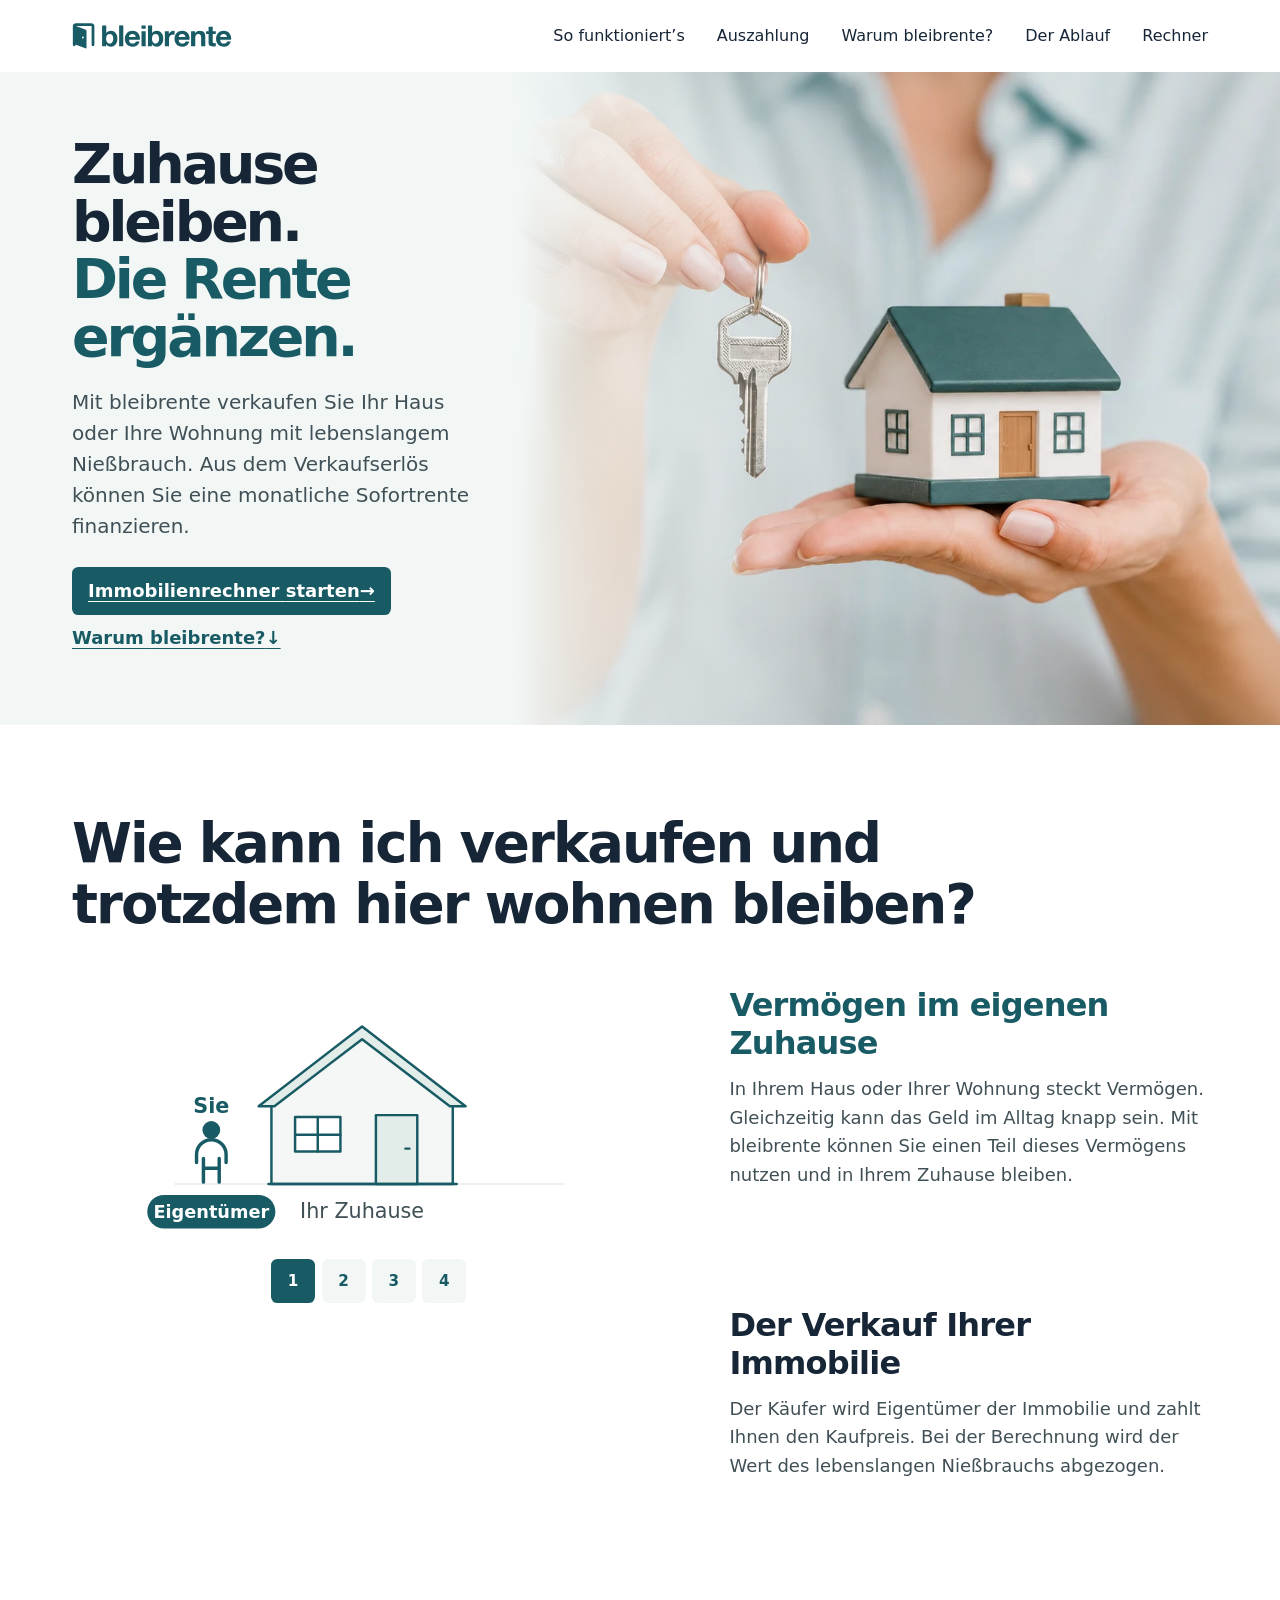
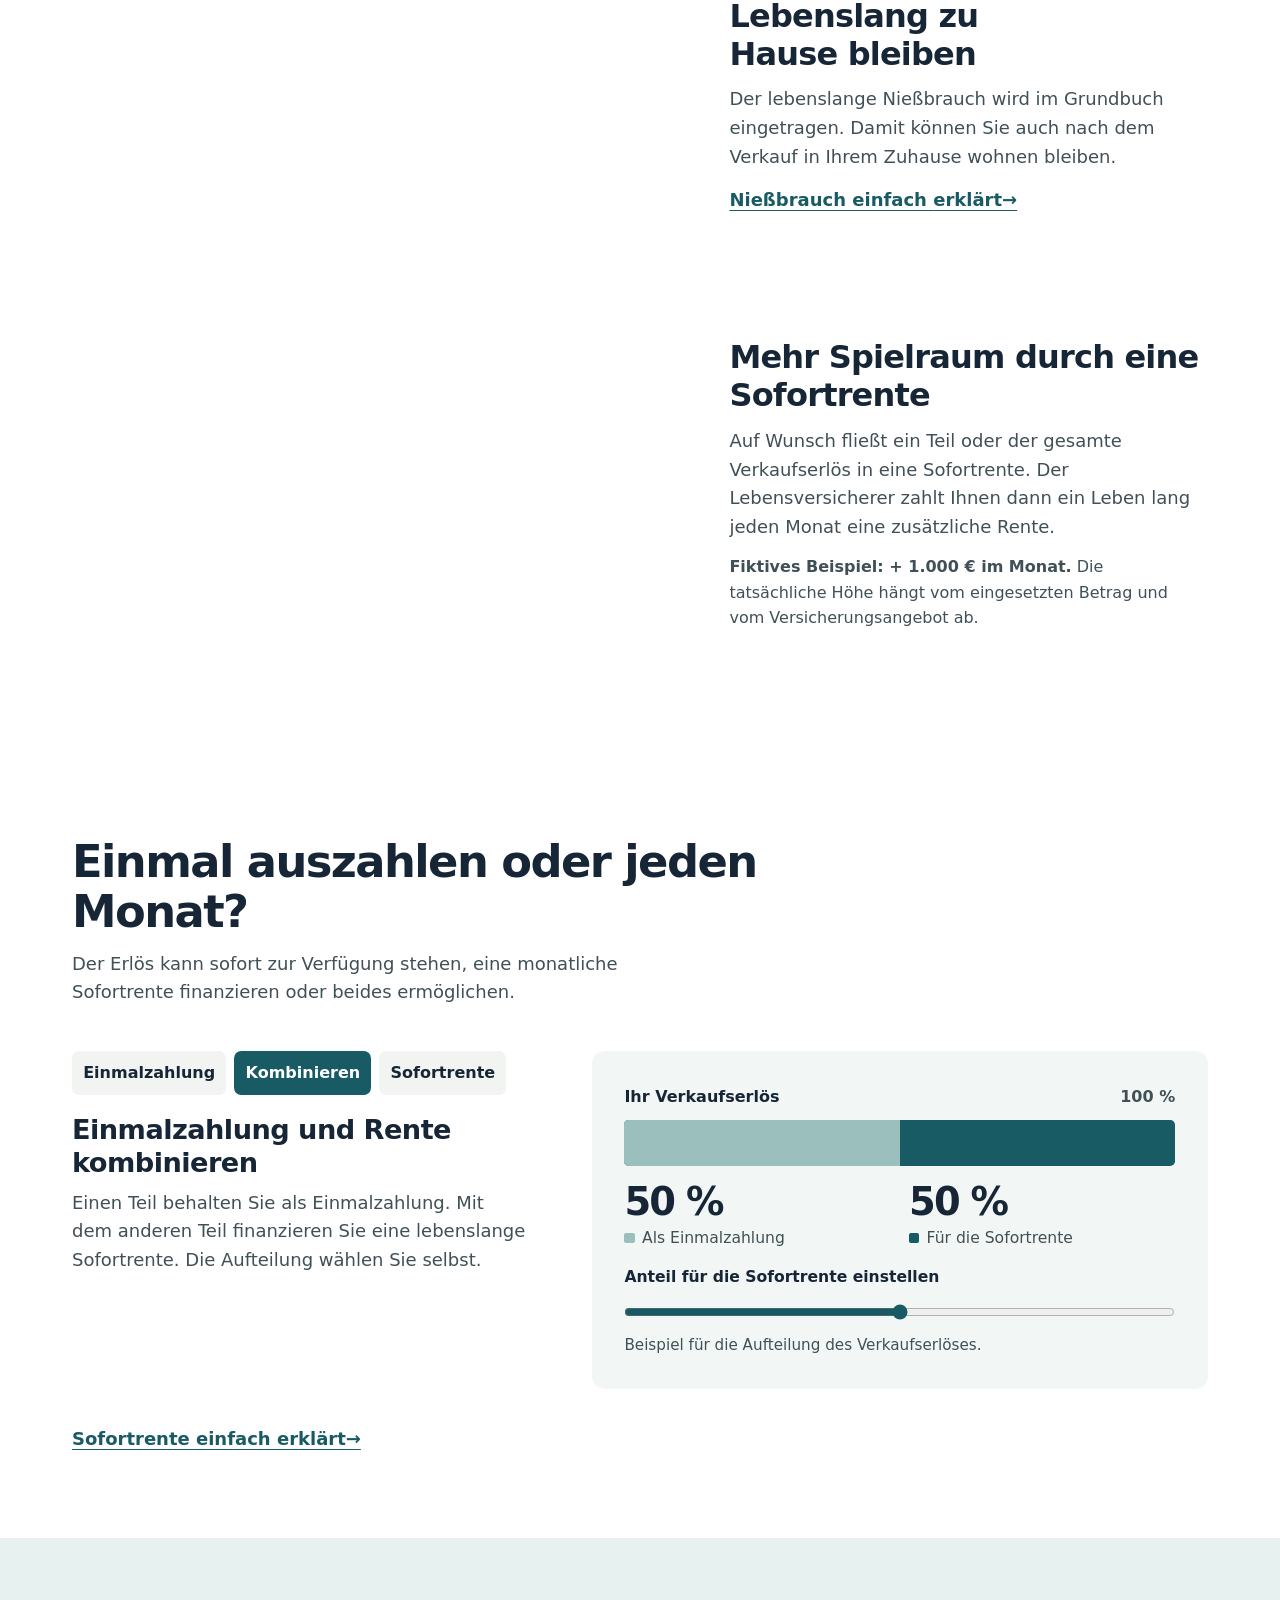
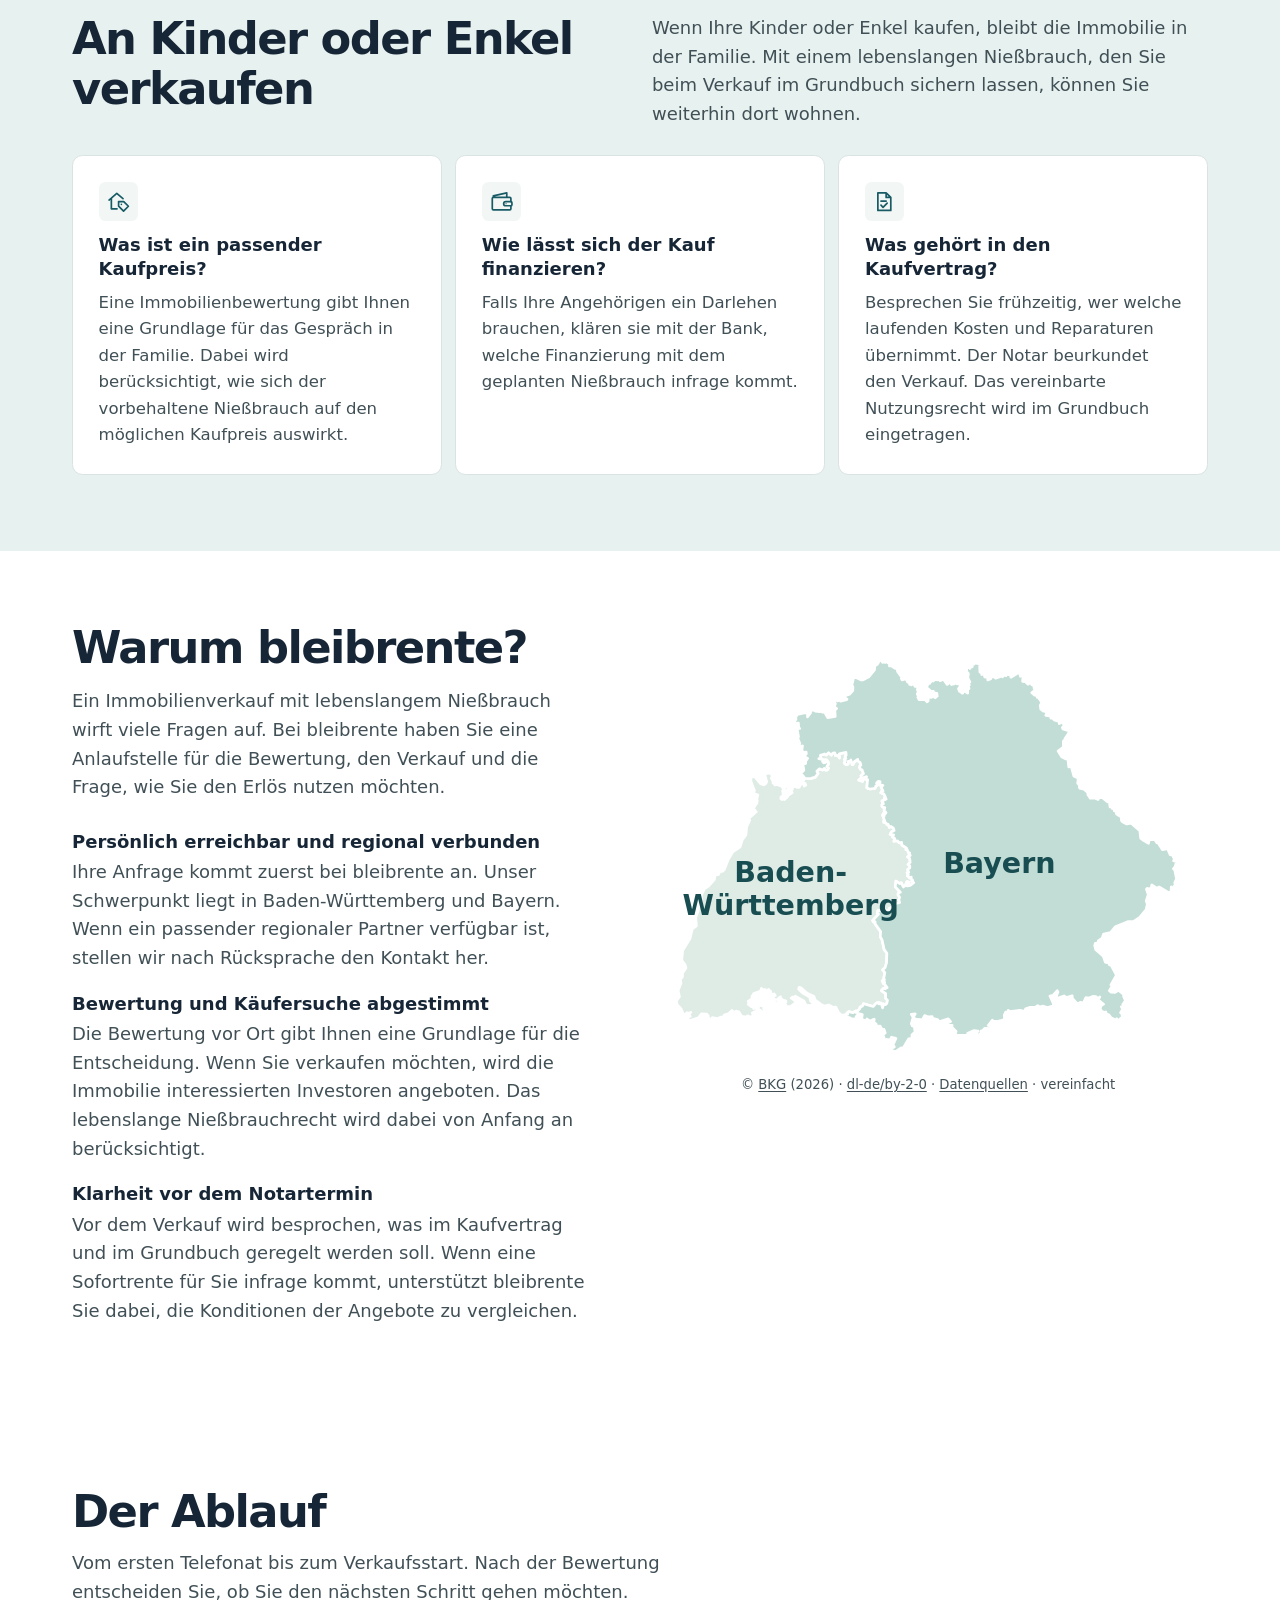
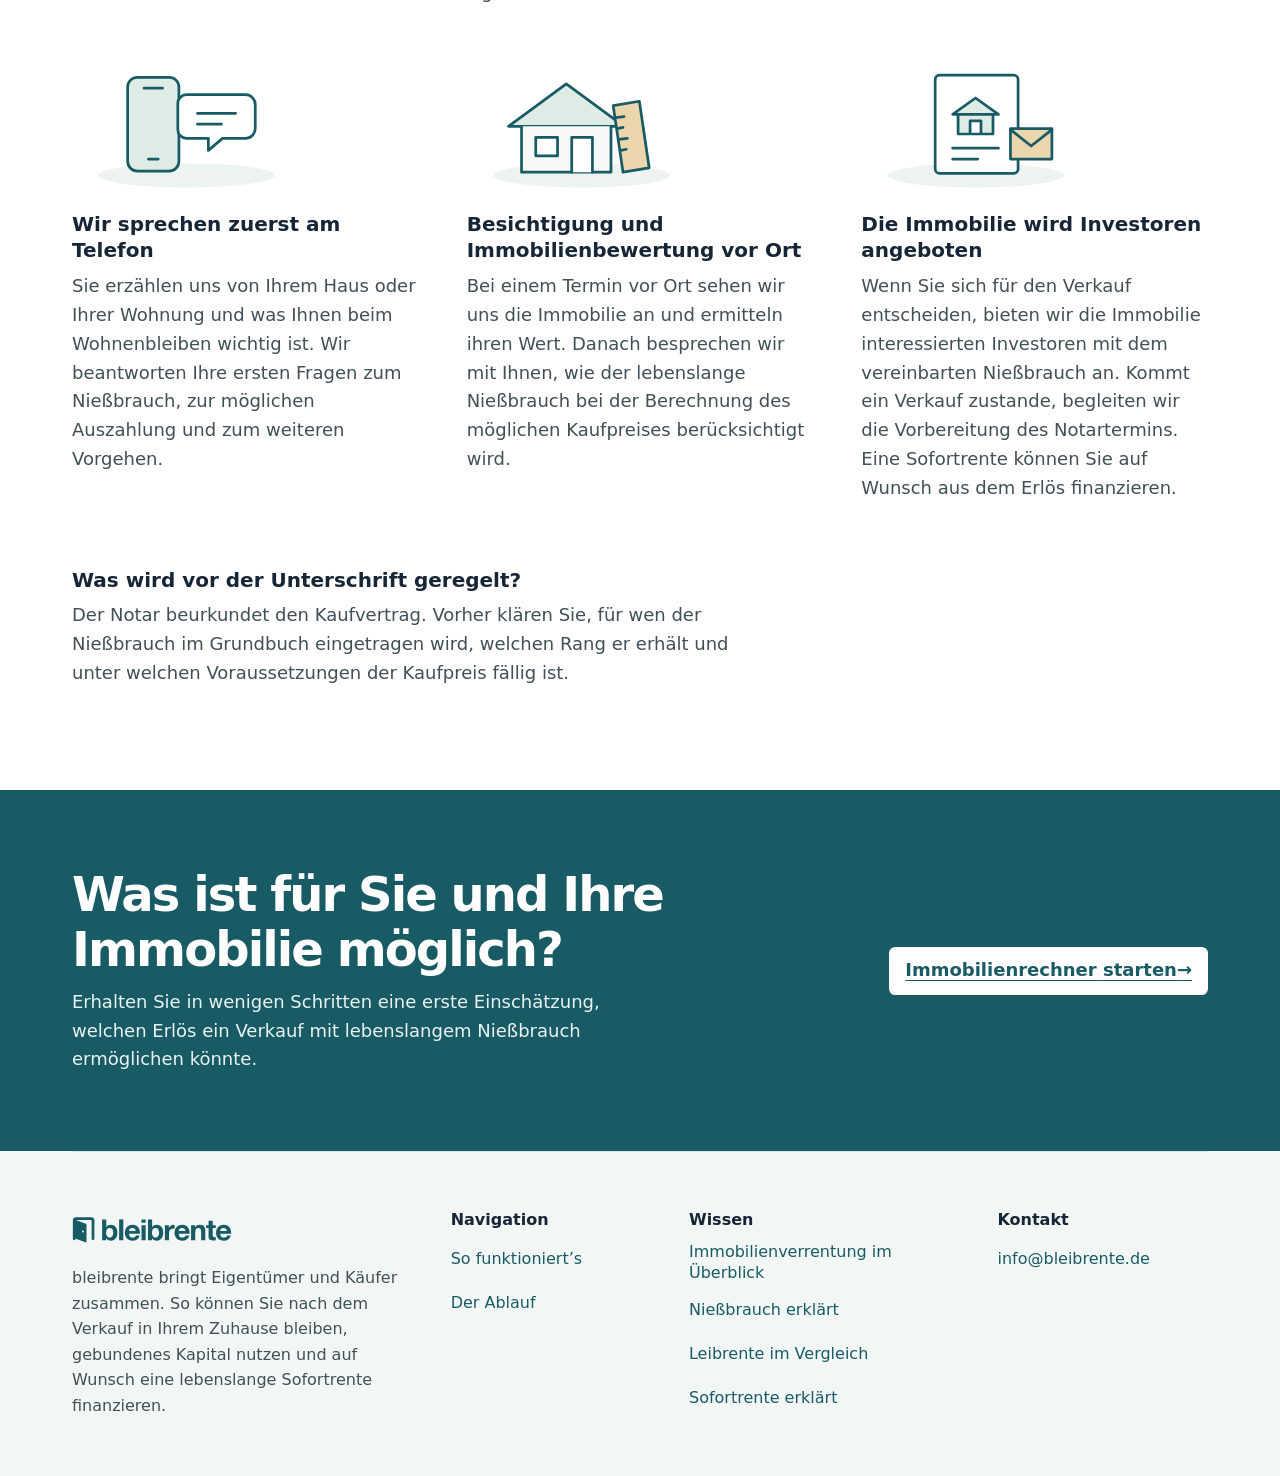
<file: index.html>
<!doctype html>
<html lang="de">
<head>
  <meta charset="utf-8">
  <meta name="viewport" content="width=device-width, initial-scale=1">
  <meta name="robots" content="noindex">
  <title>bleibrente – Zuhause bleiben. Die Rente ergänzen.</title>
  <link rel="icon" type="image/svg+xml" href="bleibrente-tuer-symbol.svg">
  <link rel="stylesheet" href="bleibrente-site.css">
  <style>
    :root {
      color-scheme: light;
      --header-height: 4.5rem;
      --ink: #172636;
      --body: #405056;
      --teal: #195b65;
      --green: #236247;
      --line: #d9e3e2;
      --paper: #f2f7f6;
    }

    * { box-sizing: border-box; }
    body {
      margin: 0;
      background: #fff;
      color: var(--ink);
      font: 1.125rem/1.6 system-ui, sans-serif;
    }

    .hero-inner, .explanation, .payout {
      width: min(71rem, calc(100% - 3rem));
      margin-inline: auto;
    }

    h1, h2, h3, p { margin: 0; }

    .site-header {
      position: fixed;
      z-index: 10;
      inset: 0 0 auto;
      background: #fff;
      transition: box-shadow 220ms ease;
    }

    .site-header.is-scrolled, .site-header:has(.mobile-nav[open]) {
      box-shadow: 0 .4rem 1.6rem #1726360d;
    }

    .site-header .site-shell {
      display: flex;
      align-items: center;
      justify-content: space-between;
      gap: 1rem 2rem;
      height: var(--header-height);
      padding-block: .65rem;
    }

    .site-nav {
      display: flex;
      flex-wrap: wrap;
      align-items: center;
      gap: .1rem clamp(.8rem, 2.6vw, 2rem);
      font-size: 1rem;
    }

    .site-nav a {
      display: inline-flex;
      align-items: center;
      min-height: 44px;
      color: var(--body);
      text-decoration: none;
      text-underline-offset: .22em;
    }

    .site-header:not(.is-scrolled) .desktop-nav a {
      color: var(--ink);
    }

    .mobile-nav { display: none; }

    .site-nav a:hover { color: var(--teal); text-decoration: underline; }
    .brand:focus-visible, .site-nav a:focus-visible {
      outline: 2px solid var(--teal);
      outline-offset: 3px;
    }

    @media (max-width: 60rem) {
      :root { --header-height: 3.75rem; }
      body:has(.mobile-nav[open]) { overflow: hidden; }
      .site-header .desktop-nav { display: none; }
      .mobile-nav { display: block; }
      .mobile-nav summary {
        display: grid;
        place-items: center;
        width: 44px;
        height: 44px;
        padding: 0;
        border-radius: .4rem;
        cursor: pointer;
        color: var(--ink);
        list-style: none;
      }
      .mobile-nav summary::-webkit-details-marker { display: none; }
      .mobile-nav summary:hover, .mobile-nav[open] summary { background: var(--paper); color: var(--teal); }
      .mobile-nav summary:focus-visible { outline: 2px solid currentColor; outline-offset: 3px; }
      .mobile-nav summary svg { width: 1.5rem; height: 1.5rem; }
      .mobile-nav summary .menu-close, .mobile-nav[open] summary .menu-open { display: none; }
      .mobile-nav[open] summary .menu-close { display: block; }
      .site-header:has(.mobile-nav[open])::after {
        content: "";
        position: fixed;
        inset: var(--header-height) 0 0;
        z-index: -1;
        background: #17263629;
      }
      .mobile-nav .site-nav {
        position: absolute;
        inset: calc(100% + .5rem) 1.5rem auto auto;
        z-index: 1;
        display: grid;
        align-content: start;
        width: min(23rem, calc(100% - 2rem));
        max-height: calc(100dvh - var(--header-height) - 1rem);
        overflow-y: auto;
        overscroll-behavior: contain;
        padding: .45rem .9rem;
        border: 1px solid var(--line);
        border-radius: .75rem;
        background: #fff;
        box-shadow: 0 1.1rem 2.75rem #17263624;
        transform-origin: top right;
      }
      .mobile-nav .site-nav a {
        justify-content: space-between;
        gap: .75rem;
        width: 100%;
        min-height: 54px;
        padding: .55rem .4rem;
        color: var(--ink);
        font-size: 1.0625rem;
        font-weight: 620;
      }
      .mobile-nav .site-nav a + a { border-top: 1px solid var(--line); }
      .mobile-nav .site-nav a::after {
        content: "";
        flex: 0 0 .42rem;
        height: .42rem;
        margin-right: .2rem;
        border: solid var(--teal);
        border-width: 1.5px 1.5px 0 0;
        transform: rotate(45deg);
      }
      .mobile-nav .site-nav a:focus-visible { outline-offset: -2px; }
      .mobile-nav .site-nav a:hover { color: var(--teal); }
    }

    @media (max-width: 60rem) and (prefers-reduced-motion: no-preference) {
      .mobile-nav[open] .site-nav { animation: menu-in 250ms cubic-bezier(.2, .7, .25, 1) both; }
      .site-header:has(.mobile-nav[open])::after { animation: backdrop-in 230ms ease both; }
      @keyframes menu-in { from { opacity: 0; transform: translateY(-.45rem) scale(.985); } }
      @keyframes backdrop-in { from { opacity: 0; } }
    }

    @media (max-width: 40rem) {
      .mobile-nav .site-nav { right: 1rem; }
    }

    .hero {
      position: relative;
      overflow: hidden;
      background: var(--paper);
    }

    .hero-media {
      position: absolute;
      inset: var(--header-height) 0 0 37%;
      background: #d7e1e2;
    }

    .hero-media::after {
      position: absolute;
      inset: 0;
      background: linear-gradient(90deg, var(--paper) 5%, transparent 47%);
      content: "";
      pointer-events: none;
    }

    .hero-media img {
      position: absolute;
      inset: 0;
      display: block;
      width: 100%;
      height: 100%;
      object-fit: cover;
      object-position: center;
    }

    .hero-inner {
      display: flex;
      min-height: clamp(31rem, 66vh, 42rem);
      align-items: center;
      padding-block: calc(var(--header-height) + clamp(2.25rem, 5vw, 4rem)) clamp(2.75rem, 5vw, 4rem);
    }

    .hero-copy {
      position: relative;
      z-index: 1;
      width: min(44%, 30rem);
      container-type: inline-size;
    }
    .hero h1 {
      font-size: clamp(2.05rem, 11.55cqi, 3.65rem);
      font-weight: 650;
      letter-spacing: -.057em;
      line-height: 1.04;
    }

    .hero h1 span { display: block; color: var(--teal); }
    .hero p {
      max-width: 32ch;
      margin-top: 1.25rem;
      color: var(--body);
      font-size: clamp(1.0625rem, 1.65vw, 1.25rem);
      line-height: 1.55;
    }

    .hero-link {
      display: inline-flex;
      align-items: center;
      min-height: 48px;
      margin-top: 1.6rem;
      padding: .55rem 1rem;
      border-radius: .4rem;
      background: var(--teal);
      color: #fff;
      font-weight: 650;
      line-height: 1.35;
      text-decoration: none;
    }

    .hero-link:hover { background: #124750; }
    .hero-link:focus-visible { outline: 2px solid var(--teal); outline-offset: 4px; }
    .hero-actions { display: flex; flex-wrap: wrap; align-items: center; gap: .1rem 1rem; margin-top: 1.6rem; }
    .hero-actions .hero-link, .hero-actions .text-link { margin: 0; }

    .explanation {
      --step-scroll-offset: calc(var(--header-height) + 8.5rem);
      margin-top: clamp(3.25rem, 7vw, 6rem);
      margin-bottom: 4.5rem;
      padding-bottom: clamp(1.5rem, 5svh, 3rem);
      scroll-margin-top: calc(var(--header-height) + 1rem);
    }

    .explanation-title, .payout h2 {
      max-width: 30ch;
      font-size: clamp(2rem, 4.5vw, 3.4rem);
      line-height: 1.12;
      letter-spacing: -.035em;
      text-wrap: balance;
    }

    .step h3 {
      font-size: clamp(1.35rem, 2.6vw, 2rem);
      line-height: 1.18;
      letter-spacing: -.025em;
      text-wrap: pretty;
      transition: color 250ms ease;
    }

    .step { scroll-margin-top: var(--step-scroll-offset); }
    .step p { margin-top: .75rem; max-width: 45ch; color: var(--body); }
    .step .example { font-size: 1rem; }
    .step + .step { margin-top: clamp(4.5rem, 13svh, 8rem); }
    .step.is-current h3 { color: var(--teal); }

    .text-link {
      color: var(--teal);
      font-weight: 650;
      text-decoration: none;
      display: inline-flex;
      min-height: 44px;
      align-items: center;
      margin-top: .4rem;
    }

    .text-link:hover { color: #124750; }
    .text-link:focus-visible {
      outline: 2px solid var(--teal);
      outline-offset: 4px;
    }

    .payout {
      padding: clamp(3rem, 7vw, 6rem) 0 clamp(3rem, 6vw, 5rem);
      scroll-margin-top: calc(var(--header-height) + 1rem);
    }
    .payout:focus:target { outline: none; }
    .payout h2 { max-width: 27ch; font-size: clamp(1.9rem, 4vw, 2.8rem); text-wrap: wrap; }
    .payout-intro { max-width: 55ch; margin: .75rem 0 0; color: var(--body); }
    .allocation {
      display: grid;
      grid-template-columns: minmax(0, .85fr) minmax(0, 1.15fr);
      gap: 1.75rem clamp(1.75rem, 5vw, 4.25rem);
      align-items: start;
    }
    .allocation {
      --mixed-upfront: 50%;
      grid-template-areas: "choices figure" "copy figure";
      grid-template-rows: auto 1fr;
      row-gap: 1.2rem;
      margin-top: clamp(1.6rem, 4vw, 2.75rem);
    }
    .allocation fieldset { grid-area: choices; min-inline-size: 0; padding: 0; margin: 0; border: 0; }
    .allocation-info { grid-area: copy; }
    .allocation legend { position: absolute; width: 1px; height: 1px; overflow: hidden; clip-path: inset(50%); }

    .allocation-choices { display: flex; flex-wrap: wrap; gap: .5rem; }
    .allocation-choice {
      position: relative;
      display: inline-flex;
      align-items: center;
      min-height: 44px;
      padding: .45rem .7rem;
      border-radius: .45rem;
      background: #f2f4f1;
      font-size: 1rem;
      line-height: 1.35;
      font-weight: 600;
      cursor: pointer;
    }

    .allocation-choice input { position: absolute; width: 1px; height: 1px; opacity: 0; }
    .allocation-choice:hover { background: #e8efea; }
    .allocation-choice:has(:checked) { color: #fff; background: var(--teal); }
    .allocation-choice:has(:focus-visible) { outline: 2px solid var(--teal); outline-offset: 3px; }

    .allocation-view { display: grid; }
    .allocation-copy { grid-area: 1 / 1; visibility: hidden; max-width: 44ch; }
    .allocation-copy h3 { font-size: clamp(1.3rem, 2.4vw, 1.7rem); line-height: 1.2; letter-spacing: -.02em; }
    .allocation-copy p { margin-top: .55rem; color: var(--body); }

    .allocation-figure {
      --upfront: var(--mixed-upfront);
      grid-area: figure;
      margin: 0;
      padding: clamp(1rem, 3vw, 2.05rem);
      background: var(--paper);
      border-radius: .8rem;
    }
    .allocation:has(#payout-upfront:checked) .allocation-figure { --upfront: 100%; }
    .allocation:has(#payout-monthly:checked) .allocation-figure { --upfront: 0%; }
    .allocation-figure figcaption {
      display: flex;
      justify-content: space-between;
      align-items: baseline;
      gap: .7rem;
      font-size: 1rem;
      font-weight: 650;
    }
    .allocation-figure figcaption span { color: var(--body); font-variant-numeric: tabular-nums; white-space: nowrap; }
    .allocation-bar {
      height: clamp(1.7rem, 4vw, 2.85rem);
      margin-top: .65rem;
      border-radius: .3rem;
      background: var(--teal);
      overflow: hidden;
    }
    .allocation-bar span { display: block; width: var(--upfront); height: 100%; background: #9bbfbc; }
    .allocation-shares {
      display: grid;
      grid-template-columns: repeat(2, minmax(0, 1fr));
      gap: .55rem 1.15rem;
      margin: .9rem 0 0;
    }
    .allocation-share { display: flex; flex-direction: column; align-items: flex-start; }
    .allocation-share dt { display: flex; align-items: flex-start; gap: .45rem; color: var(--body); font-size: .975rem; line-height: 1.3; }
    .allocation-share dt::before { content: ""; width: .65rem; height: .65rem; margin-top: .3em; flex: none; border-radius: .12rem; background: #9bbfbc; }
    .allocation-share:last-child dt::before { background: var(--teal); }
    .allocation-share dd {
      order: -1;
      margin: 0 0 .25rem;
      font-size: clamp(1.55rem, 3vw, 2.4rem);
      line-height: 1.15;
      font-weight: 650;
      letter-spacing: -.045em;
      font-variant-numeric: tabular-nums;
    }
    .allocation-adjust { margin-top: 1.05rem; font-size: .975rem; }
    .allocation-adjust label { display: block; font-weight: 650; }
    .allocation-adjust input { display: block; width: 100%; min-height: 44px; margin: 0; accent-color: var(--teal); cursor: pointer; }
    .allocation-adjust input:focus-visible { outline: 2px solid var(--teal); outline-offset: 3px; }
    .allocation-note { color: var(--body); font-size: .95rem; line-height: 1.45; }
    .allocation-figure > .allocation-note { margin-top: .95rem; }
    .allocation [data-pay-show] { display: none; }

    .allocation:has(#payout-upfront:checked) .copy-upfront,
    .allocation:has(#payout-mixed:checked) .copy-mixed,
    .allocation:has(#payout-monthly:checked) .copy-monthly { visibility: visible; }
    .allocation:has(#payout-upfront:checked) [data-pay-show="upfront"],
    .allocation:has(#payout-mixed:checked) [data-pay-show="mixed"],
    .allocation:has(#payout-monthly:checked) [data-pay-show="monthly"] { display: revert; }
    .allocation-adjust [hidden] { display: none; }

    @media (prefers-reduced-motion: no-preference) {
      .allocation-bar span { transition: width .32s ease; }
    }
    .payout-links { display: flex; flex-wrap: wrap; gap: 0 1.5rem; margin-top: clamp(1rem, 3vw, 1.75rem); }
    .payout-links .text-link { margin-top: 0; }
    @media (max-width: 60rem) {
      .allocation { grid-template-columns: minmax(0, .95fr) minmax(0, 1.05fr); }
      .allocation-choices { gap: .4rem; }
      .allocation-choice { padding-inline: .45rem; font-size: .975rem; }
    }
    @media (max-width: 50rem) {
      .allocation { grid-template-columns: minmax(0, 1fr); grid-template-areas: "choices" "figure" "copy"; grid-template-rows: auto; }
    }

    .family-sale {
      background: #e7f1ef;
      scroll-margin-top: var(--header-height);
    }
    .family-sale .site-shell {
      padding-block: clamp(2.5rem, 6vw, 4.75rem);
    }
    .family-intro {
      display: grid;
      grid-template-columns: minmax(0, .95fr) minmax(0, 1.05fr);
      gap: .8rem clamp(1.5rem, 6vw, 5.75rem);
      align-items: start;
    }
    .family-sale h2 {
      max-width: 21ch;
      font-size: clamp(1.9rem, 4vw, 2.8rem);
      letter-spacing: -.035em;
      line-height: 1.12;
    }
    .family-intro p { max-width: 50ch; color: var(--body); }
    .family-questions { margin: 1.65rem 0 0; display: grid; grid-template-columns: repeat(3, minmax(0, 1fr)); gap: .85rem; }
    .family-questions > div { padding: clamp(1rem, 2.6vw, 1.6rem); background: #fff; border: 1px solid var(--line); border-radius: .65rem; }
    .family-questions dt { font-size: 1.125rem; font-weight: 700; line-height: 1.35; }
    .family-questions dd { margin: .5rem 0 0; color: var(--body); font-size: 1.035rem; }
    .family-questions svg { display: block; width: 2.45rem; height: 2.45rem; margin-bottom: .75rem; padding: .45rem; background: var(--paper); border-radius: .4rem; color: var(--teal); }
    .family-questions:focus-visible { outline: 2px solid var(--teal); outline-offset: 3px; }
    .family-controls { display: flex; align-items: center; justify-content: space-between; gap: .65rem; margin-top: .65rem; }
    .family-controls[hidden] { display: none; }
    .family-controls p { color: var(--body); font-size: .95rem; }
    .family-controls div { display: flex; gap: .45rem; }
    .family-controls button { width: 44px; height: 44px; border: 1px solid #a9c7c4; border-radius: 50%; background: #fff; color: var(--teal); font: 650 1.25rem/1 system-ui, sans-serif; cursor: pointer; }
    .family-controls button[aria-disabled="true"] { opacity: .55; cursor: default; }
    .family-controls button:focus-visible { outline: 2px solid var(--teal); outline-offset: 2px; }
    .family-controls button:not([aria-disabled="true"]):hover { background: var(--teal); color: #fff; }
    @media (max-width: 48rem) {
      .family-intro { grid-template-columns: minmax(0, 1fr); }
      .family-questions {
        grid-template-columns: none;
        grid-auto-flow: column;
        grid-auto-columns: clamp(55%, 82%, 22rem);
        gap: .7rem;
        margin-top: 1.15rem;
        padding-bottom: .4rem;
        overflow-x: auto;
        overscroll-behavior-x: contain;
        scroll-snap-type: x mandatory;
        scrollbar-width: thin;
        scrollbar-color: #a9c7c4 transparent;
      }
      .family-questions > div { scroll-snap-align: start; }
    }
    @media (max-width: 48rem) and (prefers-reduced-motion: no-preference) {
      .family-questions { scroll-behavior: smooth; }
    }

    .regional {
      width: min(71rem, calc(100% - 3rem));
      margin-inline: auto;
      scroll-margin-top: calc(var(--header-height) + 1rem);
      display: grid;
      grid-template-columns: minmax(0, 1fr) minmax(0, 1.08fr);
      grid-template-areas: "copy map";
      gap: clamp(1.8rem, 4.5vw, 4rem);
      align-items: start;
      padding: clamp(2.5rem, 6vw, 4.5rem) 0 clamp(3.25rem, 7vw, 6rem);
    }

    .regional-copy { grid-area: copy; }
    .regional:focus { outline: none; }
    .regional:focus-visible h2 { outline: 2px solid var(--teal); outline-offset: .25rem; border-radius: .15rem; width: fit-content; }
    .regional h2 {
      max-width: 18ch;
      font-size: clamp(1.9rem, 4vw, 2.8rem);
      line-height: 1.12;
      letter-spacing: -.035em;
      text-wrap: balance;
    }

    .regional-copy p { max-width: 45ch; margin-top: .85rem; color: var(--body); }
    .regional-map { grid-area: map; margin: 0; padding: .75rem 0; }
    .region-map { width: 100%; max-width: 34rem; height: auto; display: block; margin: 0 auto; }
    .regional-map figcaption { color: var(--body); font-size: .825rem; text-align: center; }
    .regional-map a { color: inherit; text-underline-offset: .15em; }

    .regional-points { margin: 1.65rem 0 .5rem; }
    .regional-points div + div { margin-top: 1.1rem; }
    .regional-points dt { font-weight: 650; line-height: 1.4; }
    .regional-points dd { margin: .25rem 0 0; color: var(--body); }

    .process {
      width: min(71rem, calc(100% - 3rem));
      margin: 0 auto;
      padding: clamp(2rem, 5vw, 4rem) 0 clamp(4rem, 8vw, 7rem);
      scroll-margin-top: calc(var(--header-height) + 1rem);
    }
    .process h2 { font-size: clamp(1.9rem, 4vw, 2.8rem); letter-spacing: -.035em; line-height: 1.12; }
    .process-intro { max-width: 54ch; margin-top: .7rem; color: var(--body); }
    .process ol {
      display: grid;
      grid-template-columns: repeat(3, minmax(0, 1fr));
      gap: clamp(1.65rem, 4vw, 3rem);
      margin: clamp(2rem, 5vw, 3.5rem) 0 0;
      padding: 0;
      list-style: none;
    }
    .process-drawing { display: block; width: min(100%, 15rem); height: auto; margin-bottom: 1rem; }
    .process h3 { font-size: 1.25rem; line-height: 1.3; }
    .process li p { margin-top: .55rem; color: var(--body); }
    .process-proof { max-width: 61ch; margin-top: clamp(2.25rem, 5vw, 4rem); }
    .process-proof p { margin-top: .55rem; color: var(--body); }

    @media (max-width: 52rem) {
      .process ol { grid-template-columns: 1fr; gap: 2.25rem; }
      .process li { max-width: 58ch; }
      .process-drawing { width: min(100%, 11rem); margin-bottom: .65rem; }
    }

    .explanation-flow {
      display: grid;
      grid-template-columns: minmax(0, 1.24fr) minmax(0, 1fr);
      align-items: start;
      gap: clamp(2rem, 5vw, 4.5rem);
      margin-top: clamp(1.5rem, 4vw, 3.5rem);
    }

    .sequence-visual {
      --sequence-top: calc(var(--header-height) + 2rem);
      position: sticky;
      top: calc(var(--sequence-top) + var(--sequence-exit, 0px));
      align-self: start;
      background: #fff;
    }

    .illustration {
      display: block;
      width: 100%;
      max-width: 37rem;
      height: auto;
      max-height: 17rem;
      margin-inline: auto;
    }

    .step-nav {
      display: flex;
      justify-content: center;
      gap: .4rem;
    }

    .step-nav a {
      display: grid;
      place-items: center;
      width: 44px;
      height: 44px;
      border-radius: .4rem;
      background: var(--paper);
      color: var(--teal);
      font: 650 .95rem/1 system-ui, sans-serif;
      text-decoration: none;
      transition: background-color 220ms ease, color 220ms ease;
    }

    .step-nav a:hover { background: #e0efed; }
    .step-nav a[aria-current="step"] { color: #fff; background: var(--teal); }
    .step-nav a:focus-visible { outline: 2px solid var(--teal); outline-offset: 3px; }

    .house { transform-origin: 253px 186px; }
    .resident { transform-origin: 100px 198px; }
    .facade { fill: #f4f7f5; }
    .roof { fill: #e2ece8; }
    .window { fill: #fff; }
    .door { fill: #e2ece8; }
    .ground { opacity: .7; }
    .buyer, .living-right, .income-visual, .home-label, .sale-outline { opacity: 0; }
    .ownership-badge { transform: translateX(0); }

    [data-scene="0"] .home-label { opacity: 1; }
    [data-scene="1"] .buyer,
    [data-scene="2"] .buyer,
    [data-scene="1"] .sale-outline,
    [data-scene="2"] .living-right,
    [data-scene="3"] .income-visual { opacity: 1; }
    [data-scene="1"] .facade { fill: #d8ebe8; }
    [data-scene="1"] .roof { fill: #bad8d3; }
    [data-scene="1"] .ownership-badge,
    [data-scene="2"] .ownership-badge { transform: translateX(305px); }
    [data-scene="2"] .door,
    [data-scene="2"] .window { fill: #f7e8bf; }
    [data-scene="3"] .ownership-badge { opacity: 0; transform: translateX(305px); }
    [data-scene="3"] .house { transform: translate(-119px, -12px) scale(.63); }
    [data-scene="3"] .resident { transform: translate(122px, 10px) scale(1.65); }
    [data-scene="3"] :is(.ground, .you-label) { opacity: 0; }

    .sequence-visual :is(.house, .resident, .ownership-badge) {
      transition: transform 520ms cubic-bezier(.25, .7, .25, 1), opacity 320ms ease;
    }

    .sequence-visual :is(.buyer, .living-right, .income-visual, .home-label, .sale-outline, .ground, .you-label) {
      transition: opacity 320ms ease;
    }

    .sequence-visual :is(.facade, .roof, .door, .window) { transition: fill 380ms ease; }

    @media (max-width: 52rem) {
      .explanation {
        --diagram-height: clamp(8rem, 22svh, 12.5rem);
        --step-scroll-offset: calc(var(--header-height) + var(--diagram-height) + 44px + 2rem);
      }

      .explanation-title { font-size: clamp(1.7rem, 5.4vw, 2.4rem); }
      .explanation-flow { grid-template-columns: minmax(0, 1fr); gap: 1.15rem; }
      .sequence-visual { --sequence-top: var(--header-height); z-index: 1; padding-block: .25rem .75rem; }
      .sequence-visual .illustration { height: var(--diagram-height); }
      .sequence-visual .ownership-badge text { font-size: 20px; }
      .step p { font-size: 1rem; }
      .step .text-link { font-size: 1rem; }
    }

    @media (max-height: 30rem) {
      .explanation { --step-scroll-offset: calc(var(--header-height) + 1rem); }
      .sequence-visual { position: static; }
    }

    .mobile-sequence {
      --sequence-stride: clamp(18rem, 54svh, 26rem);
      scroll-margin-top: var(--header-height);
    }

    .mobile-sequence .sequence-stage {
      position: sticky;
      z-index: 1;
      top: var(--header-height);
      display: grid;
      align-content: center;
      gap: clamp(.55rem, 1.6svh, 1rem);
      min-height: calc(100svh - var(--header-height));
      margin-inline: calc((100% - 100vw) / 2);
      padding-block: .65rem;
      padding-inline: calc((100vw - 100%) / 2);
      background: #fff;
    }

    .mobile-sequence .sequence-stage.is-pinned:has(.sequence-visual:not([data-scene="0"])) {
      touch-action: pan-x pinch-zoom;
    }
    .mobile-sequence .sequence-track { height: calc(var(--sequence-stride) * 3); }
    .mobile-sequence .explanation-title { font-size: clamp(1.45rem, 5.4vw, 2.05rem); }
    .mobile-sequence .explanation-flow { gap: .65rem; margin-top: 0; }
    .mobile-sequence .sequence-visual { display: contents; }
    .mobile-sequence .illustration { grid-row: 1; height: clamp(6rem, 23svh, 12rem); }
    .mobile-sequence .steps { grid-row: 2; display: grid; }
    .mobile-sequence .step-nav { grid-row: 3; justify-content: start; }
    .mobile-sequence .step {
      grid-area: 1 / 1;
      visibility: hidden;
      margin: 0;
    }

    .mobile-sequence .step.is-current {
      visibility: visible;
      animation: sequence-reveal 300ms ease-out both;
    }

    .mobile-sequence .step h3 { color: var(--ink); font-size: clamp(1.2rem, 4.5vw, 1.55rem); }
    .mobile-sequence .step p { margin-top: .45rem; line-height: 1.45; }

    @keyframes sequence-reveal {
      from { opacity: 0; transform: translateY(.5rem); }
      to { opacity: 1; transform: translateY(0); }
    }

    @media (max-width: 23rem) and (max-height: 38rem) {
      .mobile-sequence .sequence-stage { gap: .4rem; padding-block: .4rem; }
      .mobile-sequence .explanation-title { font-size: 1.3rem; }
      .mobile-sequence .illustration { height: clamp(6rem, 17svh, 7rem); }
    }

    @media (max-width: 48rem) {
      .hero-inner {
        display: grid;
        grid-template-columns: minmax(0, 1fr);
        grid-template-areas: "image" "copy";
        min-height: 0;
        gap: .75rem;
        padding-block: var(--header-height) var(--mobile-section-transition);
      }
      .hero-copy { grid-area: copy; width: 100%; }
      .hero-media {
        position: relative;
        inset: auto;
        grid-area: image;
        width: calc(100% + 3rem);
        margin-inline: -1.5rem;
        aspect-ratio: 16 / 9;
      }
      .hero-media::after {
        background: linear-gradient(180deg, transparent 79%, var(--paper));
      }
      .hero h1 { font-size: clamp(2.15rem, 8.1vw, 3.6rem); }
      .hero p { margin-top: .9rem; max-width: 38ch; }
      .hero-actions { margin-top: 1.4rem; }

      .explanation {
        margin-top: var(--mobile-section-space);
        margin-bottom: var(--mobile-section-transition);
      }
      .payout {
        padding-block: var(--mobile-section-space);
        border-top: 1px solid var(--line);
      }
      .payout .allocation { margin-top: 1.85rem; row-gap: 1.4rem; }
      .payout-links { margin-top: 1.45rem; }

      .family-sale .site-shell { padding-block: var(--mobile-section-space); }
      .family-questions { margin-top: 1.65rem; }
      .family-controls { margin-top: .9rem; }

      .regional {
        grid-template-columns: minmax(0, 1fr);
        grid-template-areas: "intro" "map" "points";
        gap: 1.65rem;
        padding-block: var(--mobile-section-space) var(--mobile-section-transition);
      }
      .regional-copy { display: contents; }
      .regional-intro { grid-area: intro; }
      .regional-map { justify-self: start; width: min(100%, 34rem); padding: .6rem .65rem .8rem; border: 1px solid var(--line); border-radius: .65rem; background: var(--paper); }
      .regional-map .region-map { max-height: 19rem; }
      .regional-points { grid-area: points; margin: 0; }
      .regional-points > div { border-top: 1px solid var(--line); padding-top: 1rem; }
      .regional-points div + div { margin-top: 1.3rem; }

      .process { padding-block: var(--mobile-section-space); border-top: 1px solid var(--line); }
      .process ol { margin-top: 2.45rem; gap: 2.35rem; }
      .process li + li { border-top: 1px solid var(--line); padding-top: 1.25rem; }
      .process-proof { margin-top: 3rem; }
    }

    @media (max-width: 40rem) {
      .hero-inner, .explanation, .payout, .regional, .process { width: calc(100% - 2rem); }
      .hero-media { width: calc(100% + 2rem); margin-inline: -1rem; }
    }

    @media (prefers-reduced-motion: no-preference) {
      html { scroll-behavior: smooth; }
    }

    @media (prefers-reduced-motion: reduce) {
      *, *::before, *::after { animation: none !important; transition: none !important; }
    }
  </style>
</head>
<body id="seitenanfang">
  <header class="site-header">
    <div class="site-shell">
      <a class="brand" href="./" aria-label="bleibrente, Startseite"><img src="bleibrente-logo-offene-tuer.svg" width="202" height="38" alt="bleibrente"></a>
      <nav class="site-nav desktop-nav" aria-label="Hauptnavigation">
        <a href="#so-funktionierts">So funktioniert’s</a>
        <a href="#auszahlung">Auszahlung</a>
        <a href="#warum-bleibrente">Warum bleibrente?</a>
        <a href="#ablauf">Der Ablauf</a>
        <a href="immobilienrechner.html" data-open-rechner>Rechner</a>
      </nav>
      <details class="mobile-nav">
        <summary aria-label="Hauptmenü">
          <svg viewBox="0 0 24 24" fill="none" stroke="currentColor" stroke-width="1.8" stroke-linecap="round" aria-hidden="true">
            <path class="menu-open" d="M4 6h16M4 12h16M4 18h16"/>
            <path class="menu-close" d="m6 6 12 12M18 6 6 18"/>
          </svg>
        </summary>
        <nav class="site-nav" aria-label="Hauptnavigation">
          <a href="#so-funktionierts">So funktioniert’s</a>
          <a href="#auszahlung">Auszahlung</a>
          <a href="#warum-bleibrente">Warum bleibrente?</a>
          <a href="#ablauf">Der Ablauf</a>
        </nav>
      </details>
    </div>
  </header>
  <main>
    <header class="hero">
      <div class="hero-inner">
        <div class="hero-copy">
          <h1>Zuhause bleiben. <span>Die Rente ergänzen.</span></h1>
          <p>Mit bleibrente verkaufen Sie Ihr Haus oder Ihre Wohnung mit lebenslangem Nießbrauch. Aus dem Verkaufserlös können Sie eine monatliche Sofortrente finanzieren.</p>
          <div class="hero-actions">
            <a class="hero-link" href="immobilienrechner.html" data-open-rechner><span class="link-label">Immobilienrechner <span class="link-ending">starten<span aria-hidden="true">→</span></span></span></a>
            <a class="text-link" href="#warum-bleibrente"><span class="link-label">Warum <span class="link-ending">bleibrente?<span aria-hidden="true">↓</span></span></span></a>
          </div>
        </div>
        <div class="hero-media">
          <img src="bleibrente-hero-schluessel-hausmodell.webp" alt="Eine Hand hält einen Schlüssel, die andere ein kleines Hausmodell." width="1536" height="864" fetchpriority="high">
        </div>
      </div>
    </header>

    <section class="explanation" id="so-funktionierts" aria-labelledby="explanation-title">
      <div class="sequence-stage">
        <h2 class="explanation-title" id="explanation-title">Wie kann ich verkaufen und trotzdem hier wohnen bleiben?</h2>
        <div class="explanation-flow">
          <div class="sequence-visual" data-scene="0">
              <svg class="illustration" viewBox="0 0 520 276" aria-hidden="true" focusable="false" font-family="system-ui, sans-serif">
                <path class="ground" d="M63 200H458" fill="none" stroke="#d9e3e2" stroke-width="1.5" stroke-linecap="round"/>
                <g class="house" stroke="#195b65" stroke-width="2.5" stroke-linejoin="round" stroke-linecap="round">
                  <path class="sale-outline" d="M139 119 253 30l114 89h-15v87H154v-87Z" fill="none" stroke="#70a8a0" stroke-width="2"/>
                  <path class="facade" d="M161 119 253 48l92 71v81H161Z"/>
                  <path class="roof" d="m148 121 105-81 105 81h-16l-89-68-89 68Z"/>
                  <path class="window" d="M185 132h46v35h-46Z"/>
                  <path d="M208 132v35m-23-17h46" fill="none"/>
                  <path class="door" d="M267 200v-70h42v70Z"/>
                  <path d="M297 164h4" fill="none"/>
                  <path d="M158 200h191" fill="none"/>
                </g>

                <g class="resident">
                  <circle cx="100" cy="145" r="9" fill="#195b65"/>
                  <path d="M85 178v-8a15 15 0 0 1 30 0v8m-23-4v24m16-24v24m-16-14h16"
                        fill="none" stroke="#195b65" stroke-width="3.5" stroke-linecap="round" stroke-linejoin="round"/>
                </g>

                <g class="buyer">
                  <circle cx="405" cy="145" r="9" fill="#455760"/>
                  <path d="M390 178v-8a15 15 0 0 1 30 0v8m-23-4v24m16-24v24m-16-14h16"
                        fill="none" stroke="#455760" stroke-width="3.5" stroke-linecap="round" stroke-linejoin="round"/>
                </g>

                <g class="ownership-badge role-labels">
                  <rect x="35" y="211" width="130" height="34" rx="17" fill="#195b65"/>
                  <text x="100" y="234" text-anchor="middle" font-size="18" font-weight="650" fill="#fff">Eigentümer</text>
                </g>

                <text class="home-label role-labels" x="253" y="234" text-anchor="middle" font-size="21" fill="#405056">Ihr Zuhause</text>
                <text x="100" y="128" text-anchor="middle" font-size="21" font-weight="650" fill="#195b65" class="you-label role-labels">Sie</text>

                <g class="living-right">
                  <circle cx="290" cy="151" r="5" fill="none" stroke="#735821" stroke-width="2"/>
                  <path d="M287 155l-7 8m3-3 3 2" fill="none" stroke="#735821" stroke-width="2" stroke-linecap="round"/>
                  <text class="role-labels" x="100" y="227" text-anchor="middle" font-size="19" font-weight="650" fill="#195b65">
                    <tspan x="100">Sie bleiben hier</tspan>
                    <tspan x="100" dy="23">auf Lebenszeit</tspan>
                  </text>
                </g>

                <g class="income-visual role-labels">
                  <text x="287" y="131" font-size="18" font-weight="600" fill="#405056">Sofortrente · Beispiel</text>
                  <text x="285" y="171" font-size="39" font-weight="700" fill="#236247">+ 1.000 €</text>
                  <text x="288" y="199" font-size="22" fill="#236247">im Monat</text>
                  <text x="47" y="243" font-size="20" font-weight="650" fill="#195b65">Sie wohnen hier weiter. Ein Leben lang.</text>
                </g>
              </svg>
            <nav class="step-nav" aria-label="Die vier Schritte">
              <a href="#erklaerschritt-1" aria-label="Schritt 1: Vermögen im eigenen Zuhause" aria-current="step">1</a>
              <a href="#erklaerschritt-2" aria-label="Schritt 2: Der Verkauf Ihrer Immobilie">2</a>
              <a href="#erklaerschritt-3" aria-label="Schritt 3: Lebenslang zu Hause bleiben">3</a>
              <a href="#erklaerschritt-4" aria-label="Schritt 4: Mehr Spielraum durch eine Sofortrente">4</a>
            </nav>
          </div>
          <div class="steps">
            <article class="step is-current" id="erklaerschritt-1">
              <h3>Vermögen im eigenen Zuhause</h3>
              <p>In Ihrem Haus oder Ihrer Wohnung steckt Vermögen. Gleichzeitig kann das Geld im Alltag knapp sein. Mit bleibrente können Sie einen Teil dieses Vermögens nutzen und in Ihrem Zuhause bleiben.</p>
            </article>

            <article class="step" id="erklaerschritt-2">
              <h3>Der Verkauf Ihrer Immobilie</h3>
              <p>Der Käufer wird Eigentümer der Immobilie und zahlt Ihnen den Kaufpreis. Bei der Berechnung wird der Wert des lebenslangen Nießbrauchs abgezogen.</p>
            </article>

            <article class="step" id="erklaerschritt-3">
              <h3>Lebenslang zu Hause bleiben</h3>
              <p>Der lebenslange Nießbrauch wird im Grundbuch eingetragen. Damit können Sie auch nach dem Verkauf in Ihrem Zuhause wohnen bleiben.</p>
              <a class="text-link" href="niessbrauch.html"><span class="link-label">Nießbrauch einfach <span class="link-ending">erklärt<span aria-hidden="true">→</span></span></span></a>
            </article>

            <article class="step" id="erklaerschritt-4">
              <h3>Mehr Spielraum durch eine Sofortrente</h3>
              <p>Auf Wunsch fließt ein Teil oder der gesamte Verkaufserlös in eine Sofortrente. Der Lebensversicherer zahlt Ihnen dann ein Leben lang jeden Monat eine zusätzliche Rente.</p>
              <p class="example"><strong>Fiktives Beispiel: + 1.000 € im Monat.</strong> Die tatsächliche Höhe hängt vom eingesetzten Betrag und vom Versicherungsangebot ab.</p>
            </article>
          </div>
        </div>
      </div>
      <div class="sequence-track" aria-hidden="true"></div>
    </section>

    <section class="payout" id="auszahlung" aria-labelledby="payout-title" tabindex="-1">
      <h2 id="payout-title">Einmal auszahlen oder jeden Monat?</h2>
      <p class="payout-intro">Der Erlös kann sofort zur Verfügung stehen, eine monatliche Sofortrente finanzieren oder beides ermöglichen.</p>

      <div class="allocation">
        <fieldset>
          <legend>Auszahlungswege vergleichen</legend>
          <div class="allocation-choices">
            <label class="allocation-choice">
              <input type="radio" name="payout-choice" id="payout-upfront" aria-describedby="copy-upfront">
              Einmalzahlung
            </label>
            <label class="allocation-choice">
              <input type="radio" name="payout-choice" id="payout-mixed" aria-describedby="copy-mixed" checked>
              Kombinieren
            </label>
            <label class="allocation-choice">
              <input type="radio" name="payout-choice" id="payout-monthly" aria-describedby="copy-monthly">
              Sofortrente
            </label>
          </div>
        </fieldset>

        <figure class="allocation-figure">
          <figcaption>Ihr Verkaufserlös <span>100&nbsp;%</span></figcaption>
          <div class="allocation-bar" aria-hidden="true"><span></span></div>
          <dl class="allocation-shares">
            <div class="allocation-share">
              <dt>Als Einmalzahlung</dt>
              <dd>
                <span data-pay-show="upfront">100&nbsp;%</span>
                <span data-pay-show="mixed" id="payout-upfront-share">50&nbsp;%</span>
                <span data-pay-show="monthly">0&nbsp;%</span>
              </dd>
            </div>
            <div class="allocation-share">
              <dt>Für die Sofortrente</dt>
              <dd>
                <span data-pay-show="upfront">0&nbsp;%</span>
                <span data-pay-show="mixed" id="payout-monthly-share">50&nbsp;%</span>
                <span data-pay-show="monthly">100&nbsp;%</span>
              </dd>
            </div>
          </dl>
          <div class="allocation-adjust" data-pay-show="mixed">
            <div id="payout-adjuster" hidden>
              <label for="payout-monthly-percent">Anteil für die Sofortrente einstellen</label>
              <input type="range" id="payout-monthly-percent" min="5" max="95" value="50" step="5" aria-describedby="payout-example-note">
            </div>
            <p class="allocation-note" id="payout-example-note">Beispiel für die Aufteilung des Verkaufserlöses.</p>
          </div>
          <p class="allocation-note" data-pay-show="monthly">Der gesamte Erlös fließt in den Versicherungsvertrag. Wie hoch die Monatsrente ausfällt, hängt vom gewählten Tarif ab.</p>
        </figure>
        <div class="allocation-info">
          <div class="allocation-view">
            <div class="allocation-copy copy-upfront">
              <h3>Den Erlös auf einmal erhalten</h3>
              <p id="copy-upfront">Der gesamte Erlös steht Ihnen als Einmalzahlung zur Verfügung, etwa als Rücklage oder für größere Ausgaben.</p>
            </div>
            <div class="allocation-copy copy-mixed">
              <h3>Einmalzahlung und Rente kombinieren</h3>
              <p id="copy-mixed">Einen Teil behalten Sie als Einmalzahlung. Mit dem anderen Teil finanzieren Sie eine lebenslange Sofortrente. Die Aufteilung wählen Sie selbst.</p>
            </div>
            <div class="allocation-copy copy-monthly">
              <h3>Monat für Monat mehr Spielraum</h3>
              <p id="copy-monthly">Sie setzen den gesamten Erlös für eine Sofortrente ein. Ein Lebensversicherer zahlt Ihnen dafür lebenslang jeden Monat eine zusätzliche Rente.</p>
            </div>
          </div>
        </div>
      </div>

      <nav class="payout-links" aria-label="Weiterführende Informationen zur Auszahlung">
        <a class="text-link" href="sofortrente.html"><span class="link-label">Sofortrente einfach <span class="link-ending">erklärt<span aria-hidden="true">→</span></span></span></a>
      </nav>
    </section>

    <section class="family-sale" id="familienverkauf" aria-labelledby="family-title">
      <div class="site-shell">
        <div class="family-intro">
          <h2 id="family-title">An Kinder oder Enkel verkaufen</h2>
          <p>Wenn Ihre Kinder oder Enkel kaufen, bleibt die Immobilie in der Familie. Mit einem lebenslangen Nießbrauch, den Sie beim Verkauf im Grundbuch sichern lassen, können Sie weiterhin dort wohnen.</p>
        </div>
        <dl class="family-questions" id="family-questions" aria-label="Fragen zum Familienverkauf">
          <div>
            <dt>
              <svg viewBox="0 0 24 24" fill="none" stroke="currentColor" stroke-width="1.65" stroke-linecap="round" stroke-linejoin="round" aria-hidden="true">
                <path d="m2.75 10.5 7.5-6.5 6 5.2M5 8.7V19h5.5M12 12h5l4.5 4.5-4.7 4.7-4.8-4.8z"/>
                <circle cx="14.7" cy="14.7" r=".8" fill="currentColor" stroke="none"/>
              </svg>
              Was ist ein passender Kaufpreis?
            </dt>
            <dd>Eine Immobilienbewertung gibt Ihnen eine Grundlage für das Gespräch in der Familie. Dabei wird berücksichtigt, wie sich der vorbehaltene Nießbrauch auf den möglichen Kaufpreis auswirkt.</dd>
          </div>
          <div>
            <dt>
              <svg viewBox="0 0 24 24" fill="none" stroke="currentColor" stroke-width="1.65" stroke-linecap="round" stroke-linejoin="round" aria-hidden="true">
                <path d="M4 8V6.5l13-3V8m4 4V9a1 1 0 0 0-1-1H4a1 1 0 0 0-1 1v10a1 1 0 0 0 1 1h16a1 1 0 0 0 1-1v-3"/>
                <path d="M16 12h5a1 1 0 0 1 1 1v2a1 1 0 0 1-1 1h-5a2 2 0 0 1 0-4z"/>
                <circle cx="16.3" cy="14" r=".55" fill="currentColor" stroke="none"/>
              </svg>
              Wie lässt sich der Kauf finanzieren?
            </dt>
            <dd>Falls Ihre Angehörigen ein Darlehen brauchen, klären sie mit der Bank, welche Finanzierung mit dem geplanten Nießbrauch infrage kommt.</dd>
          </div>
          <div>
            <dt>
              <svg viewBox="0 0 24 24" fill="none" stroke="currentColor" stroke-width="1.65" stroke-linecap="round" stroke-linejoin="round" aria-hidden="true">
                <path d="M5.5 3.5h8l4.5 4.5v12.5H5.5zM13.5 3.5V8H18M8.5 11.5h5m-5 4 2 2 4-4"/>
              </svg>
              Was gehört in den Kaufvertrag?
            </dt>
            <dd>Besprechen Sie frühzeitig, wer welche laufenden Kosten und Reparaturen übernimmt. Der Notar beurkundet den Verkauf. Das vereinbarte Nutzungsrecht wird im Grundbuch eingetragen.</dd>
          </div>
        </dl>
        <div class="family-controls" hidden>
          <p aria-live="polite">1 von 3</p>
          <div>
            <button type="button" data-family-prev aria-controls="family-questions" aria-label="Vorherige Frage" aria-disabled="true">←</button>
            <button type="button" data-family-next aria-controls="family-questions" aria-label="Nächste Frage">→</button>
          </div>
        </div>
      </div>
    </section>
    <section class="regional" id="warum-bleibrente" aria-labelledby="regional-title" tabindex="-1">
      <div class="regional-copy">
        <div class="regional-intro">
          <h2 id="regional-title">Warum bleibrente?</h2>
          <p>Ein Immobilienverkauf mit lebenslangem Nießbrauch wirft viele Fragen auf. Bei bleibrente haben Sie eine Anlaufstelle für die Bewertung, den Verkauf und die Frage, wie Sie den Erlös nutzen möchten.</p>
        </div>
        <dl class="regional-points">
          <div>
            <dt>Persönlich erreichbar und regional verbunden</dt>
            <dd>Ihre Anfrage kommt zuerst bei bleibrente an. Unser Schwerpunkt liegt in Baden-Württemberg und Bayern. Wenn ein passender regionaler Partner verfügbar ist, stellen wir nach Rücksprache den Kontakt her.</dd>
          </div>
          <div>
            <dt>Bewertung und Käufersuche abgestimmt</dt>
            <dd>Die Bewertung vor Ort gibt Ihnen eine Grundlage für die Entscheidung. Wenn Sie verkaufen möchten, wird die Immobilie interessierten Investoren angeboten. Das lebenslange Nießbrauchrecht wird dabei von Anfang an berücksichtigt.</dd>
          </div>
          <div>
            <dt>Klarheit vor dem Notartermin</dt>
            <dd>Vor dem Verkauf wird besprochen, was im Kaufvertrag und im Grundbuch geregelt werden soll. Wenn eine Sofortrente für Sie infrage kommt, unterstützt bleibrente Sie dabei, die Konditionen der Angebote zu vergleichen.</dd>
          </div>
        </dl>
      </div>

      <figure class="regional-map">
          <svg class="region-map" viewBox="0 0 610 492" role="img" aria-labelledby="region-map-title">
            <title id="region-map-title">Regionaler Schwerpunkt in Baden-Württemberg und Bayern</title>
            <g stroke="#fff" stroke-width="3" stroke-linejoin="round" fill-rule="evenodd">
              <path fill="#dfece6" d="M130.1 408.7L131.6 412.0L129.1 411.4L126.7 412.6L127.9 411.0L126.8 409.0ZM213.1 132.4L212.1 136.6L212.8 138.9L211.3 139.5L212.4 140.7L211.1 143.3L211.7 144.7L213.6 145.5L215.5 144.7L215.6 141.6L217.6 141.5L218.4 140.1L220.0 145.3L225.6 139.5L229.0 143.1L229.8 146.1L228.2 148.3L229.3 150.8L231.1 151.4L232.7 155.6L229.9 157.6L230.5 160.0L227.3 162.7L231.6 164.1L233.0 159.8L236.1 158.8L234.9 161.9L237.3 162.2L236.4 171.1L237.5 172.2L245.5 172.0L246.3 169.6L248.7 168.1L247.3 166.2L249.1 164.0L251.2 164.4L251.2 168.5L254.4 168.5L252.6 171.1L254.6 174.8L253.1 174.9L252.2 177.0L255.6 178.4L257.2 181.6L257.3 183.1L256.1 182.9L258.1 183.9L253.4 186.2L255.0 189.2L253.5 189.8L253.3 191.6L253.8 192.8L256.6 193.6L255.8 196.6L257.9 199.2L256.0 201.7L255.1 200.0L253.9 202.2L255.9 202.9L254.8 203.7L256.6 208.8L255.4 208.5L255.3 210.0L258.1 210.9L259.0 212.7L260.3 212.3L261.7 215.8L263.6 214.7L266.2 216.6L267.0 219.3L264.2 220.6L262.5 223.5L266.5 224.1L265.1 226.3L267.8 228.3L266.8 231.3L270.5 230.7L272.8 233.0L275.4 232.6L275.7 235.6L281.0 239.1L280.3 240.7L281.6 240.4L285.1 246.8L282.0 248.8L284.5 250.5L285.0 254.8L282.7 257.2L284.6 258.8L284.6 261.3L282.2 263.0L283.4 266.1L281.6 266.7L283.0 268.8L281.9 269.9L284.8 272.5L286.2 271.5L285.5 272.3L287.9 275.1L286.9 275.8L289.0 277.8L285.0 280.9L281.6 281.5L283.0 279.9L282.6 277.5L283.9 277.2L281.4 276.4L279.7 280.7L277.3 282.6L275.1 277.9L273.4 278.7L269.0 276.0L268.3 282.5L274.0 288.5L271.7 289.3L271.4 291.2L273.2 294.2L272.2 297.1L273.2 300.0L266.1 301.8L267.1 304.3L261.6 306.6L261.0 308.9L257.6 309.4L255.0 306.4L251.4 309.3L248.7 309.1L248.2 311.9L249.5 312.9L242.9 320.3L243.9 321.9L244.8 320.8L245.8 321.8L245.7 323.9L251.9 332.6L251.5 338.1L253.6 342.2L255.8 352.5L258.9 356.8L258.5 367.7L256.8 373.2L254.2 375.3L256.6 378.8L255.3 385.4L256.2 386.2L253.6 387.8L254.2 389.4L256.1 388.1L255.0 390.7L256.4 389.7L256.0 391.1L259.2 395.4L257.2 395.3L257.3 396.7L254.9 396.3L252.7 398.7L257.6 402.1L257.5 407.5L259.6 409.6L258.7 413.3L257.1 414.6L255.1 413.7L254.1 418.2L252.4 412.8L249.8 413.6L249.6 411.9L247.2 412.6L243.5 416.6L232.8 413.4L231.6 416.0L228.7 417.4L228.7 419.0L224.4 423.3L224.2 421.5L220.7 423.6L216.3 422.3L214.4 423.6L215.1 425.2L213.5 424.9L212.4 426.4L207.5 426.0L204.8 423.6L201.6 417.3L198.7 417.6L193.6 414.9L188.5 416.0L185.0 414.2L178.5 409.4L177.1 405.3L169.5 401.6L162.5 395.5L160.5 395.2L159.9 397.0L164.2 401.2L172.5 406.1L173.2 410.1L176.0 413.1L176.6 415.3L173.1 415.2L172.8 416.9L171.2 415.3L168.5 415.3L167.1 412.7L160.9 411.7L160.7 409.7L164.9 412.4L166.8 412.2L166.1 410.6L156.1 405.0L155.8 405.9L158.3 408.1L153.4 405.9L151.6 407.1L157.5 411.5L151.4 416.3L145.8 416.6L145.6 414.8L143.5 413.2L143.6 411.1L145.7 411.6L145.5 410.2L140.7 409.1L141.3 408.4L139.4 407.5L139.6 405.7L136.3 408.3L136.2 409.9L139.9 411.7L138.0 414.1L132.5 411.7L133.3 408.6L131.0 406.8L132.1 404.7L133.7 404.3L132.5 402.5L129.1 403.0L128.3 399.2L126.2 398.5L126.2 397.4L125.1 398.7L125.8 400.9L123.5 402.8L122.7 397.6L118.8 397.4L118.2 396.2L117.6 398.3L119.0 399.8L116.8 399.4L109.7 402.0L107.5 405.5L107.9 407.7L103.4 410.9L104.8 412.8L103.4 414.0L107.0 416.8L108.8 416.4L109.5 418.9L109.6 417.3L111.2 418.4L114.8 417.9L114.9 415.6L115.7 416.4L116.8 414.8L118.9 415.8L121.6 414.4L123.5 417.4L122.3 419.0L121.2 418.8L122.2 418.2L121.6 417.1L120.6 418.3L121.3 422.3L119.3 424.6L117.5 424.1L118.6 422.5L117.1 420.8L113.5 419.4L112.6 421.7L108.0 423.7L108.9 426.1L111.4 426.5L105.9 428.4L102.6 427.0L101.3 428.5L96.0 427.5L92.8 422.4L89.9 421.8L87.2 423.1L85.2 421.0L81.7 424.5L76.6 426.1L74.8 429.3L72.9 428.4L68.7 430.2L63.0 429.1L61.6 431.0L58.7 430.0L58.7 427.3L57.0 425.1L50.8 424.9L47.6 429.3L39.2 432.1L36.8 431.7L33.7 428.2L38.4 427.7L37.1 424.8L39.1 423.1L37.5 424.2L34.8 423.5L32.4 426.1L31.1 426.0L27.8 418.7L23.7 414.4L23.0 410.1L26.3 405.6L24.8 398.7L28.0 390.6L27.5 385.9L29.6 383.6L29.9 379.0L33.6 373.3L32.6 369.9L28.9 364.9L29.9 353.7L38.1 340.4L40.7 329.6L45.3 326.2L44.5 316.9L47.4 309.0L47.8 304.6L51.0 301.8L50.8 292.1L54.4 284.5L58.9 281.7L65.5 273.9L66.3 269.1L70.1 268.7L71.5 265.2L74.6 265.0L76.5 263.3L80.9 252.0L86.1 243.2L94.3 237.6L96.6 229.9L100.8 224.1L101.7 214.8L105.0 207.8L103.2 207.9L103.6 206.0L112.3 198.3L109.1 194.1L113.1 188.7L113.5 185.4L111.1 187.4L110.3 186.0L113.1 183.6L114.2 179.3L108.5 177.2L110.4 174.5L106.2 163.3L106.9 159.4L110.5 158.6L117.2 166.8L120.6 168.0L123.0 166.8L124.1 164.6L121.8 155.8L130.3 154.1L129.2 155.5L129.8 156.2L128.6 155.8L130.8 157.3L129.3 160.6L131.5 164.3L131.2 165.9L134.1 167.4L133.3 168.2L135.2 167.7L139.5 169.1L140.4 167.3L141.5 167.4L141.1 169.9L142.5 171.9L143.8 170.4L148.3 170.2L148.2 172.8L146.2 175.1L145.1 175.1L144.1 172.9L141.9 174.8L142.8 180.0L140.2 181.5L139.9 183.6L141.5 184.6L142.3 182.9L144.1 184.6L147.6 181.3L148.4 178.3L149.4 179.0L152.7 176.7L151.1 174.6L152.0 172.6L153.0 173.1L152.8 170.0L154.2 170.5L155.8 169.3L158.2 171.0L160.5 170.8L162.6 166.8L165.6 167.2L166.2 169.4L168.0 168.4L166.9 166.1L164.3 165.0L163.3 160.7L164.2 162.5L165.6 162.6L166.4 160.1L173.9 160.8L178.6 159.4L181.7 155.3L180.4 152.8L183.3 150.0L186.8 151.4L188.8 149.5L190.1 151.5L192.2 151.2L193.3 149.4L191.4 147.8L193.3 145.2L193.2 142.3L190.3 139.8L190.1 142.9L187.9 143.4L186.7 141.5L189.4 140.2L182.6 138.8L184.9 138.1L184.3 134.9L189.2 133.4L190.8 134.6L193.7 132.0L196.6 134.6L198.4 132.3L200.3 132.0L201.5 135.4L204.2 135.0L205.7 137.9L205.7 133.0L213.0 131.6Z"/>
              <path fill="#c1ddd5" d="M405.9 42.5L408.1 43.5L408.5 46.3L409.8 45.6L411.5 47.0L411.1 52.0L414.4 52.4L417.2 55.3L417.2 54.5L421.0 54.1L420.9 55.3L424.0 57.3L423.9 59.5L425.4 61.3L421.4 64.8L424.6 67.4L426.7 66.8L427.5 70.1L428.9 69.8L429.6 71.6L430.8 71.6L430.1 72.1L432.6 75.6L430.9 79.0L431.5 83.3L434.4 85.4L435.6 84.9L438.2 87.6L437.1 90.1L441.9 90.6L442.8 93.2L443.9 92.3L446.5 95.2L452.0 96.9L452.2 99.3L455.2 98.0L458.1 100.7L455.7 103.9L456.2 105.3L462.6 107.4L462.9 109.9L458.7 116.0L458.8 118.6L457.4 118.1L456.7 119.3L456.9 125.6L450.9 130.2L454.9 136.7L459.2 138.9L461.8 138.6L462.8 147.8L465.6 147.4L468.5 158.1L471.4 159.6L472.7 158.8L473.5 160.0L472.8 166.3L474.3 167.4L475.0 171.7L479.7 172.8L484.1 176.6L484.3 179.2L487.0 183.1L491.9 182.8L495.8 184.4L495.1 182.0L500.6 182.5L506.5 187.3L508.4 187.4L509.1 192.8L511.0 192.7L511.5 194.5L513.3 194.8L513.9 197.2L516.5 198.5L516.2 200.5L521.8 204.2L521.9 208.1L523.1 209.4L527.9 211.9L532.5 210.9L542.5 219.4L543.5 227.9L545.6 229.7L552.3 233.5L552.8 229.8L559.2 229.2L561.6 232.9L563.7 231.9L563.1 233.2L567.9 240.8L573.7 239.6L576.5 246.4L579.0 246.8L581.3 251.1L580.4 253.2L583.6 254.3L582.1 259.8L580.2 262.1L582.0 263.9L584.1 263.8L583.8 265.0L582.0 265.1L583.7 273.5L581.7 277.7L582.2 280.1L579.4 283.8L577.8 282.5L577.5 287.1L575.9 289.4L564.1 282.6L561.5 283.8L555.9 280.2L555.6 282.7L553.2 285.0L550.9 284.1L549.9 285.0L552.0 291.0L549.7 298.3L551.0 301.6L549.4 308.3L542.1 316.8L535.7 321.2L528.9 321.4L515.2 327.0L509.7 333.7L501.9 335.3L500.3 339.9L496.0 342.9L495.1 346.0L492.6 345.7L491.9 348.2L493.0 352.6L501.6 360.2L503.9 366.9L508.0 367.9L508.5 370.0L509.8 369.3L516.3 381.4L510.1 392.3L511.7 393.1L508.4 398.8L510.3 400.5L514.7 400.7L518.5 398.4L524.5 402.9L524.3 405.2L526.4 409.7L523.4 414.3L524.3 416.1L521.8 416.8L523.2 419.6L521.0 423.6L522.6 425.1L522.8 429.0L520.9 429.9L519.3 432.9L516.6 430.3L515.9 431.8L510.2 429.0L507.5 425.8L504.9 424.8L504.4 422.7L501.7 423.0L499.5 421.6L498.0 418.6L499.2 415.6L501.9 414.0L495.7 409.1L497.6 405.9L495.5 407.5L493.2 405.4L489.8 405.2L485.6 407.0L481.9 406.7L479.3 412.4L475.7 412.0L472.5 413.7L466.9 407.4L466.7 404.6L459.9 406.4L457.5 404.7L450.2 407.4L448.8 405.5L450.7 400.3L450.0 398.9L445.4 403.9L441.7 404.8L445.3 412.7L445.9 417.3L443.7 418.2L443.7 416.4L439.2 417.7L433.3 416.2L429.5 417.3L428.2 415.5L425.4 417.3L419.7 417.4L414.5 419.1L413.6 421.9L407.9 420.8L397.0 422.2L394.9 420.9L394.7 422.7L392.1 422.8L390.6 426.2L390.8 430.2L389.4 431.7L383.4 433.2L378.3 433.0L377.2 431.9L372.5 437.9L374.9 438.5L376.1 441.4L368.5 441.0L366.7 443.4L364.3 444.1L364.3 446.8L362.8 448.1L358.5 448.6L360.9 444.1L356.7 443.5L349.7 446.5L348.6 448.8L335.4 448.6L336.5 444.5L331.3 439.1L332.1 437.8L326.0 437.7L326.0 435.5L330.3 433.5L327.7 430.4L317.6 433.8L315.7 431.1L310.0 429.9L309.7 428.0L304.6 428.1L301.2 426.7L298.7 431.6L291.4 430.8L288.3 428.8L286.3 435.8L287.4 438.3L289.7 439.3L290.5 445.3L287.0 448.2L287.1 452.2L283.3 452.9L277.6 462.5L274.5 463.2L268.8 467.2L266.0 466.4L263.5 467.3L263.9 463.9L267.3 461.8L265.7 459.8L269.0 452.3L264.0 451.0L262.6 454.2L258.4 453.3L256.7 456.2L255.3 450.2L253.8 448.8L257.0 446.3L255.7 442.2L253.8 442.7L251.4 438.5L247.0 438.7L247.0 436.5L244.2 434.1L244.7 430.8L243.6 431.2L244.0 432.3L242.0 431.9L240.2 433.0L236.5 430.6L235.9 433.2L230.6 430.7L231.3 425.5L227.2 424.4L224.5 427.8L222.9 432.7L221.3 430.4L218.5 431.6L218.3 429.6L212.0 427.7L211.3 426.0L215.0 425.3L214.4 423.6L216.3 422.3L220.7 423.6L224.2 421.5L224.4 423.3L228.7 419.0L228.7 417.4L231.6 416.0L232.8 413.4L243.5 416.6L247.2 412.6L249.6 411.9L249.8 413.6L252.4 412.8L254.1 418.2L255.1 413.7L257.1 414.6L258.8 413.1L259.6 409.6L257.5 407.5L257.6 402.1L252.7 398.7L254.9 396.3L257.3 396.7L257.2 395.3L259.2 395.4L256.0 391.1L256.4 389.7L255.0 390.7L256.1 388.1L254.2 389.4L253.6 387.8L256.2 386.2L255.3 385.4L256.6 378.8L254.2 375.3L256.8 373.2L258.5 367.7L258.9 356.8L255.8 352.5L253.6 342.2L251.5 338.1L251.9 332.6L245.7 323.9L245.8 321.8L244.8 320.8L243.9 321.9L242.9 320.3L249.5 312.9L248.2 311.9L248.7 309.1L251.4 309.3L255.0 306.4L257.6 309.4L261.0 308.9L261.6 306.6L267.1 304.3L266.1 301.8L273.2 300.0L272.2 297.1L273.2 294.2L271.4 291.2L271.7 289.3L274.0 288.5L268.3 282.5L269.0 276.0L273.4 278.7L275.1 277.9L277.3 282.6L279.7 280.7L281.4 276.4L283.9 277.2L282.6 277.5L283.0 279.9L281.6 281.5L285.0 280.9L289.0 277.8L286.9 275.8L287.9 275.1L285.5 272.3L286.2 271.5L284.8 272.5L281.9 269.9L283.0 268.8L281.6 266.7L283.4 266.1L282.2 263.0L284.6 261.3L284.6 258.8L282.7 257.2L285.0 254.8L284.5 250.5L282.0 248.8L285.1 247.2L283.4 245.1L284.5 244.4L282.7 243.4L281.6 240.4L280.3 240.7L281.0 239.1L280.0 238.1L275.7 235.6L275.4 232.6L272.8 233.0L270.5 230.7L266.8 231.3L267.8 228.3L265.1 226.3L266.5 224.1L262.5 223.5L264.2 220.6L267.0 219.3L266.2 216.6L263.6 214.7L261.7 215.8L260.3 212.3L259.0 212.7L258.1 210.9L255.3 210.0L255.4 208.5L256.6 208.8L254.8 203.7L255.9 202.9L253.9 202.2L255.1 200.0L256.0 201.7L257.9 199.2L255.8 196.6L256.6 193.6L253.8 192.8L253.3 191.6L253.5 189.8L255.0 189.2L253.4 186.2L258.1 183.9L256.1 182.9L257.3 183.1L257.2 181.6L255.6 178.4L252.2 177.0L253.1 174.9L254.6 174.8L252.6 171.1L254.4 168.5L251.2 168.5L251.2 164.4L249.1 164.0L247.3 166.2L248.7 168.1L246.3 169.6L245.7 171.9L239.7 172.8L236.4 171.1L237.3 162.2L234.9 161.7L236.1 158.8L233.0 159.8L231.6 164.1L227.4 162.9L230.6 159.9L229.9 157.6L232.7 155.6L231.1 151.4L228.9 150.1L228.3 147.2L229.8 145.8L229.0 143.1L225.9 140.9L226.2 139.5L222.1 142.3L221.0 145.3L220.0 145.2L218.4 140.1L217.6 141.5L215.6 141.6L215.5 144.7L213.6 145.5L211.1 143.3L212.4 141.1L211.3 139.5L212.9 138.6L212.1 136.6L213.3 134.9L213.0 131.6L205.5 133.1L205.6 137.9L204.2 135.0L201.5 135.4L200.5 132.1L198.4 132.3L196.5 134.6L193.5 132.0L190.8 134.6L189.2 133.4L184.3 134.9L184.9 138.1L182.6 138.6L189.4 140.2L186.7 141.5L187.9 143.4L190.1 142.9L189.9 140.5L191.6 140.1L193.5 144.4L191.5 147.7L193.3 149.4L192.2 151.2L190.1 151.5L188.8 149.5L186.8 151.4L183.3 150.0L180.4 152.8L181.7 155.3L178.6 159.4L173.9 160.8L167.2 160.9L164.2 157.1L162.7 157.0L162.7 154.7L165.8 151.7L164.7 144.9L167.9 144.0L167.6 142.0L170.0 138.3L166.2 136.2L168.6 133.0L168.4 131.4L164.8 131.9L163.6 128.3L164.3 124.3L162.5 126.4L162.1 124.4L160.2 125.0L159.9 121.8L161.3 121.7L159.0 116.0L159.8 114.0L158.3 105.5L159.0 104.4L161.2 104.8L160.0 103.8L159.7 98.7L155.7 98.4L155.0 97.0L156.9 94.7L156.8 91.8L158.6 89.1L167.3 87.1L170.2 88.3L169.8 91.9L173.4 87.0L172.7 85.6L176.0 84.0L178.6 85.4L183.4 86.1L185.1 85.1L186.3 86.4L189.0 86.4L192.5 92.7L201.0 91.3L200.5 84.4L202.5 82.4L199.7 80.4L201.2 77.2L199.3 73.6L199.9 71.4L203.4 73.9L206.3 72.8L206.9 74.2L213.8 72.6L214.2 71.8L211.5 70.2L212.8 67.8L217.1 66.3L220.7 62.3L220.8 58.2L219.6 56.2L221.9 46.8L223.5 47.8L225.4 47.1L225.9 48.6L230.3 50.5L231.2 49.0L232.3 50.3L238.6 47.0L245.0 39.2L245.4 34.6L248.2 32.9L251.1 28.1L252.7 28.4L254.0 30.8L254.8 29.6L256.9 30.8L257.1 29.6L259.3 29.2L259.7 31.0L261.8 32.3L261.7 34.8L263.9 34.7L268.2 37.4L270.2 37.0L270.8 40.8L273.5 44.4L274.7 44.4L273.8 45.3L276.6 46.2L275.0 48.4L275.9 50.4L280.6 49.0L281.9 52.6L284.5 53.4L284.4 55.3L286.1 54.7L286.3 56.0L288.8 54.0L290.4 57.6L293.7 58.0L293.1 61.4L294.2 63.4L293.0 66.3L294.4 66.3L293.6 67.5L294.8 69.3L293.6 69.7L295.0 72.6L301.4 72.2L304.0 75.0L305.2 73.9L305.2 68.7L308.4 70.1L311.0 68.6L313.1 70.4L315.4 68.5L314.9 65.3L311.2 64.8L311.1 63.2L308.3 63.2L303.4 58.9L304.6 55.9L303.4 56.1L303.4 53.8L306.7 54.4L309.3 50.8L310.9 51.6L313.1 49.7L315.8 50.3L317.0 49.1L318.5 51.2L322.3 49.6L326.5 55.4L327.7 54.7L327.1 53.0L330.5 53.4L331.4 55.6L335.0 54.5L335.3 52.7L337.5 52.5L337.7 54.8L339.6 54.2L341.4 57.2L339.1 60.3L340.4 63.3L343.7 63.8L342.9 65.1L344.0 65.3L344.8 62.3L349.6 65.2L349.4 61.2L351.0 60.1L350.1 56.0L351.4 56.2L350.1 54.0L352.0 52.9L349.6 47.7L350.3 43.4L348.4 41.2L348.3 37.4L351.9 36.2L352.1 37.6L352.8 35.8L354.7 35.4L354.5 33.1L356.7 32.6L356.6 31.3L363.7 32.3L364.7 33.9L362.9 34.8L363.2 41.5L365.9 43.0L365.3 44.4L368.5 42.9L368.4 46.9L371.8 47.6L372.0 50.4L375.4 49.0L376.4 46.8L378.2 46.4L380.9 48.4L387.9 45.9L388.5 46.9L390.9 44.9L392.5 45.6L391.5 44.3L393.4 44.7L394.0 43.7L397.9 45.5L397.9 47.4ZM288.4 428.8L290.7 424.9L286.3 425.4Z"/>
            </g>
            <g fill="#184d52" text-anchor="middle" font-family="system-ui, sans-serif" font-size="32" font-weight="650">
              <text x="151" y="277"><tspan x="151">Baden-</tspan><tspan x="151" dy="37">Württemberg</tspan></text>
              <text x="385" y="267">Bayern</text>
            </g>
          </svg>
          <figcaption>© <a href="https://www.bkg.bund.de">BKG</a> (2026) · <a href="https://www.govdata.de/dl-de/by-2-0">dl-de/by-2-0</a> · <a href="https://sgx.geodatenzentrum.de/web_public/gdz/datenquellen/datenquellen_vg_nuts.pdf">Datenquellen</a> · vereinfacht</figcaption>
      </figure>

    </section>

    <section class="process" id="ablauf" aria-labelledby="process-title" tabindex="-1">
      <h2 id="process-title">Der Ablauf</h2>
      <p class="process-intro">Vom ersten Telefonat bis zum Verkaufsstart. Nach der Bewertung entscheiden Sie, ob Sie den nächsten Schritt gehen möchten.</p>
      <ol role="list">
        <li>
          <svg class="process-drawing" viewBox="0 0 220 122" aria-hidden="true" focusable="false">
            <ellipse cx="105" cy="104" rx="81" ry="11" fill="#edf3f0"/>
            <g stroke="#195b65" stroke-width="2.5" stroke-linecap="round" stroke-linejoin="round">
              <rect x="51" y="14" width="47" height="86" rx="9" fill="#dfece6"/>
              <path d="M66 24h17m-13 65h9" fill="none"/>
              <path d="M105 30h54a9 9 0 0 1 9 9v22a9 9 0 0 1-9 9h-21l-13 11V70h-20a8 8 0 0 1-8-8V38a8 8 0 0 1 8-8Z" fill="#fff"/>
              <path d="M115 47h35m-35 10h22" fill="none"/>
            </g>
          </svg>
          <h3>Wir sprechen zuerst am Telefon</h3>
          <p>Sie erzählen uns von Ihrem Haus oder Ihrer Wohnung und was Ihnen beim Wohnenbleiben wichtig ist. Wir beantworten Ihre ersten Fragen zum Nießbrauch, zur möglichen Auszahlung und zum weiteren Vorgehen.</p>
        </li>
        <li>
          <svg class="process-drawing" viewBox="0 0 220 122" aria-hidden="true" focusable="false">
            <ellipse cx="105" cy="104" rx="81" ry="11" fill="#edf3f0"/>
            <g stroke="#195b65" stroke-width="2.5" stroke-linecap="round" stroke-linejoin="round">
              <path d="M38 59 91 20l53 39H38Z" fill="#dfece6"/>
              <path d="M50 59v42h82V59" fill="#f6f9f7"/>
              <path d="M63 69h20v17H63zM96 101V69h19v32" fill="#fff"/>
              <path d="m143 101-9-61 24-4 9 61z" fill="#ecd6ad"/>
              <path d="m136 51 8-1m-6 11 5-1m-4 11 8-1m-6 11 5-1" fill="none"/>
            </g>
          </svg>
          <h3>Besichtigung und Immobilienbewertung vor Ort</h3>
          <p>Bei einem Termin vor Ort sehen wir uns die Immobilie an und ermitteln ihren Wert. Danach besprechen wir mit Ihnen, wie der lebenslange Nießbrauch bei der Berechnung des möglichen Kaufpreises berücksichtigt wird.</p>
        </li>
        <li>
          <svg class="process-drawing" viewBox="0 0 220 122" aria-hidden="true" focusable="false">
            <ellipse cx="105" cy="104" rx="81" ry="11" fill="#edf3f0"/>
            <g stroke="#195b65" stroke-width="2.5" stroke-linecap="round" stroke-linejoin="round">
              <rect x="68" y="12" width="76" height="90" rx="4" fill="#fff"/>
              <path d="m84 48 21-15 21 15H84Zm5 0v18h32V48m-21 18V54h10v12" fill="#dfece6"/>
              <path d="M84 79h42m-42 10h23" fill="none"/>
              <path d="M137 61h38v28h-38z" fill="#ecd6ad"/>
              <path d="m137 62 19 15 19-15" fill="none"/>
            </g>
          </svg>
          <h3>Die Immobilie wird Investoren angeboten</h3>
          <p>Wenn Sie sich für den Verkauf entscheiden, bieten wir die Immobilie interessierten Investoren mit dem vereinbarten Nießbrauch an. Kommt ein Verkauf zustande, begleiten wir die Vorbereitung des Notartermins. Eine Sofortrente können Sie auf Wunsch aus dem Erlös finanzieren.</p>
        </li>
      </ol>
      <div class="process-proof">
        <h3>Was wird vor der Unterschrift geregelt?</h3>
        <p>Der Notar beurkundet den Kaufvertrag. Vorher klären Sie, für wen der Nießbrauch im Grundbuch eingetragen wird, welchen Rang er erhält und unter welchen Voraussetzungen der Kaufpreis fällig ist.</p>
      </div>
    </section>
    <section class="contact-section" id="kontakt" aria-labelledby="contact-title">
      <div class="site-shell">
        <div>
          <h2 id="contact-title">Was ist für Sie und Ihre Immobilie möglich?</h2>
          <p>Erhalten Sie in wenigen Schritten eine erste Einschätzung, welchen Erlös ein Verkauf mit lebenslangem Nießbrauch ermöglichen könnte.</p>
        </div>
        <a class="calculator-cta" href="immobilienrechner.html" data-open-rechner><span class="link-label">Immobilienrechner <span class="link-ending">starten<span aria-hidden="true">→</span></span></span></a>
      </div>
    </section>
  </main>

  <footer class="site-footer">
    <div class="site-shell">
      <div>
        <a class="brand" href="./" aria-label="bleibrente, Startseite"><img src="bleibrente-logo-offene-tuer.svg" width="202" height="38" alt="bleibrente"></a>
        <p class="footer-tagline">bleibrente bringt Eigentümer und Käufer zusammen. So können Sie nach dem Verkauf in Ihrem Zuhause bleiben, gebundenes Kapital nutzen und auf Wunsch eine lebenslange Sofortrente finanzieren.</p>
      </div>
      <nav class="footer-group" aria-labelledby="footer-navigation-title">
        <h2 id="footer-navigation-title">Navigation</h2>
        <a href="#so-funktionierts">So funktioniert’s</a>
        <a href="#ablauf">Der Ablauf</a>
      </nav>
      <nav class="footer-group" aria-labelledby="footer-knowledge-title">
        <h2 id="footer-knowledge-title">Wissen</h2>
        <a href="immobilienverrentung.html">Immobilienverrentung im Überblick</a>
        <a href="niessbrauch.html">Nießbrauch erklärt</a>
        <a href="leibrente-vergleich.html">Leibrente im Vergleich</a>
        <a href="sofortrente.html">Sofortrente erklärt</a>
      </nav>
      <div class="footer-group">
        <h2>Kontakt</h2>
        <address><a href="mailto:info@bleibrente.de">info@bleibrente.de</a></address>
      </div>
    </div>
  </footer>

  <dialog class="calculator-dialog" id="rechner" aria-label="Immobilienrechner">
    <div class="calculator-dialog-header">
      <form method="dialog">
        <button class="calculator-dialog-close" type="submit" aria-label="Rechner schließen" autofocus>×</button>
      </form>
    </div>
    <iframe title="Immobilienrechner von bleibrente" data-src="immobilienrechner.html?fenster=1"></iframe>
  </dialog>
  <script src="rechner-fenster.js" defer></script>

  <script>
    const siteHeader = document.querySelector('.site-header');
    const mobileNav = siteHeader.querySelector('.mobile-nav');
    const homeLogo = siteHeader.querySelector('.brand');
    const footerLogo = document.querySelector('.site-footer .brand');
    function cleanLegacyHomeLink() {
      if (location.hash === '#seitenanfang') {
        history.replaceState(history.state, '', homeLogo.href + location.search);
      }
    }
    window.addEventListener('hashchange', cleanLegacyHomeLink);
    cleanLegacyHomeLink();
    for (const logo of [homeLogo, footerLogo]) {
      logo.addEventListener('click', (event) => {
        if (event.button || event.metaKey || event.ctrlKey || event.altKey || event.shiftKey) return;
        event.preventDefault();
        history.replaceState(history.state, '', homeLogo.href + location.search);
        mobileNav.open = false;
        homeLogo.focus({ preventScroll: true });
        window.scrollTo({ top: 0 });
      });
    }
    function syncHeader() {
      siteHeader.classList.toggle('is-scrolled', window.scrollY > 12);
    }
    mobileNav.addEventListener('click', (event) => {
      if (event.target.closest('a[href^="#"]')) mobileNav.open = false;
    });
    mobileNav.addEventListener('focusout', (event) => {
      if (event.relatedTarget && !mobileNav.contains(event.relatedTarget)) mobileNav.open = false;
    });
    mobileNav.addEventListener('keydown', (event) => {
      if (event.key !== 'Escape' || !mobileNav.open) return;
      event.preventDefault();
      mobileNav.open = false;
      mobileNav.querySelector('summary').focus();
    });
    document.addEventListener('pointerdown', (event) => {
      if (mobileNav.open && !mobileNav.contains(event.target)) mobileNav.open = false;
    });
    matchMedia('(max-width: 60rem)').addEventListener('change', () => { mobileNav.open = false; });
    window.addEventListener('scroll', syncHeader, { passive: true });
    syncHeader();

    const familyQuestions = document.querySelector('#family-questions');
    const familyCards = [...familyQuestions.children];
    const familyControls = document.querySelector('.family-controls');
    const familyCount = familyControls.querySelector('p');
    const familyPrev = familyControls.querySelector('[data-family-prev]');
    const familyNext = familyControls.querySelector('[data-family-next]');
    const familyMobile = matchMedia('(max-width: 48rem)');

    function familyPositions() {
      const first = familyCards[0].getBoundingClientRect().left;
      const limit = Math.max(0, familyQuestions.scrollWidth - familyQuestions.clientWidth);
      return familyCards.map((card) => Math.min(card.getBoundingClientRect().left - first, limit));
    }

    function currentFamilyCard(positions) {
      return positions.reduce((nearest, left, index) =>
        Math.abs(left - familyQuestions.scrollLeft) < Math.abs(positions[nearest] - familyQuestions.scrollLeft) ? index : nearest, 0);
    }

    function updateFamilyControls() {
      if (!familyMobile.matches) return;
      const index = currentFamilyCard(familyPositions());
      const label = (index + 1) + ' von ' + familyCards.length;
      if (familyCount.textContent !== label) familyCount.textContent = label;
      familyPrev.setAttribute('aria-disabled', String(index === 0));
      familyNext.setAttribute('aria-disabled', String(index === familyCards.length - 1));
    }

    function moveFamilyCard(direction) {
      const positions = familyPositions();
      const target = currentFamilyCard(positions) + direction;
      if (target < 0 || target >= positions.length) return;
      familyQuestions.scrollTo({ left: positions[target] });
    }

    function syncFamilyLayout() {
      familyControls.hidden = !familyMobile.matches;
      if (familyMobile.matches) familyQuestions.setAttribute('tabindex', '0');
      else familyQuestions.removeAttribute('tabindex');
      updateFamilyControls();
    }

    familyPrev.addEventListener('click', () => moveFamilyCard(-1));
    familyNext.addEventListener('click', () => moveFamilyCard(1));
    familyQuestions.addEventListener('scroll', updateFamilyControls, { passive: true });
    window.addEventListener('resize', syncFamilyLayout);
    syncFamilyLayout();

    const payoutAllocation = document.querySelector('.allocation');
    const payoutSlider = document.querySelector('#payout-monthly-percent');
    const upfrontShare = document.querySelector('#payout-upfront-share');
    const monthlyShare = document.querySelector('#payout-monthly-share');
    function syncPayoutExample() {
      const monthly = payoutSlider.valueAsNumber;
      const upfront = 100 - monthly;
      payoutAllocation.style.setProperty('--mixed-upfront', upfront + '%');
      upfrontShare.textContent = upfront + '\u00a0%';
      monthlyShare.textContent = monthly + '\u00a0%';
      payoutSlider.setAttribute('aria-valuetext', monthly + ' Prozent für die Sofortrente');
    }
    payoutSlider.addEventListener('input', syncPayoutExample);
    syncPayoutExample();
    document.querySelector('#payout-adjuster').hidden = false;

    const explanation = document.querySelector('.explanation');
    const sequenceStage = explanation.querySelector('.sequence-stage');
    const sequenceTrack = explanation.querySelector('.sequence-track');
    const sequenceVisual = explanation.querySelector('.sequence-visual');
    const sequenceSteps = [...explanation.querySelectorAll('.step')];
    const sequenceLinks = [...sequenceVisual.querySelectorAll('.step-nav a')];
    const finalStep = sequenceSteps.at(-1);
    const compactSequence = matchMedia('(max-width: 48rem)');
    let mobileSequence = false;
    let sequenceTouch = null;
    let sequenceFrame = 0;
    let sequenceExit = 0;

    function setSequenceStep(index) {
      const previous = Number(sequenceVisual.dataset.scene);
      if (previous === index) return;
      sequenceVisual.dataset.scene = index;
      sequenceSteps[previous].classList.remove('is-current');
      sequenceSteps[index].classList.add('is-current');
      sequenceSteps[previous].inert = mobileSequence;
      sequenceSteps[index].inert = false;
      sequenceLinks[previous].removeAttribute('aria-current');
      sequenceLinks[index].setAttribute('aria-current', 'step');
    }

    function mobileSequencePosition() {
      const stride = sequenceTrack.getBoundingClientRect().height / (sequenceSteps.length - 1);
      const progress = siteHeader.offsetHeight - explanation.getBoundingClientRect().top;
      return { stride, progress };
    }

    function syncMobileSequence() {
      const { stride, progress } = mobileSequencePosition();
      const end = stride * (sequenceSteps.length - 1);
      sequenceStage.classList.toggle('is-pinned', progress >= -1 && progress < end - 1);
      setSequenceStep(Math.max(0, Math.min(sequenceSteps.length - 1, Math.floor((progress + 1) / stride))));
    }

    function syncSequence() {
      sequenceFrame = 0;
      if (mobileSequence) {
        syncMobileSequence();
        return;
      }

      const stepOffset = parseFloat(getComputedStyle(finalStep).scrollMarginTop);
      const exit = Math.max(-innerHeight, Math.min(0, finalStep.getBoundingClientRect().top - stepOffset));
      const readingLine = stepOffset + 14;
      let index = 0;
      for (const [stepIndex, step] of sequenceSteps.entries()) {
        if (step.getBoundingClientRect().top > readingLine) break;
        index = stepIndex;
      }

      if (exit !== sequenceExit) {
        sequenceVisual.style.setProperty('--sequence-exit', `${exit}px`);
        sequenceExit = exit;
      }

      setSequenceStep(index);
    }

    function scheduleSequence() {
      if (!sequenceFrame) sequenceFrame = requestAnimationFrame(syncSequence);
    }

    function syncSequenceLayout() {
      explanation.classList.toggle('mobile-sequence', compactSequence.matches);
      mobileSequence = compactSequence.matches && sequenceStage.offsetHeight + siteHeader.offsetHeight <= innerHeight + 1;
      explanation.classList.toggle('mobile-sequence', mobileSequence);
      if (!mobileSequence) sequenceStage.classList.remove('is-pinned');
      for (const step of sequenceSteps) step.inert = mobileSequence && !step.classList.contains('is-current');
      scheduleSequence();
    }

    function positionMobileSequence(position, progress) {
      window.scrollTo({ top: scrollY + position - progress, behavior: 'instant' });
    }

    for (const [index, link] of sequenceLinks.entries()) {
      link.addEventListener('click', (event) => {
        if (!mobileSequence || event.metaKey || event.ctrlKey || event.shiftKey || event.altKey) return;
        event.preventDefault();
        const { stride, progress } = mobileSequencePosition();
        positionMobileSequence(stride * index, progress);
      });
    }

    sequenceStage.addEventListener('touchstart', (event) => {
      sequenceTouch = null;
      if (!mobileSequence || event.touches.length !== 1) return;
      const { stride, progress } = mobileSequencePosition();
      const last = sequenceSteps.length - 1;
      const end = stride * last;
      const entering = progress < -1 || progress > end + 1;

      const touch = event.touches[0];
      const index = Math.max(0, Math.min(last, Math.floor((progress + 1) / stride)));
      sequenceTouch = { x: touch.clientX, y: touch.clientY, index, progress, entering, direction: 0 };
    }, { passive: true });

    sequenceStage.addEventListener('touchmove', (event) => {
      if (!sequenceTouch || event.touches.length !== 1) return;
      const touch = event.touches[0];
      const distance = sequenceTouch.y - touch.clientY;
      if (!sequenceTouch.direction) {
        if (Math.max(Math.abs(distance), Math.abs(sequenceTouch.x - touch.clientX)) < 8) return;
        const direction = Math.sign(distance);
        if (Math.abs(distance) <= Math.abs(sequenceTouch.x - touch.clientX)) {
          sequenceTouch = null;
          return;
        }
        const target = sequenceTouch.index + direction;
        if (target < 0 || target >= sequenceSteps.length) {
          sequenceTouch = null;
          return;
        }
        sequenceTouch.direction = direction;
      }

      if (event.cancelable) event.preventDefault();
      if (sequenceTouch.entering) {
        const { stride, progress } = mobileSequencePosition();
        const boundary = stride * sequenceTouch.index;
        const position = sequenceTouch.progress + distance;
        positionMobileSequence(sequenceTouch.direction > 0 ? Math.min(boundary, position) : Math.max(boundary, position), progress);
      }
    }, { passive: false });

    sequenceStage.addEventListener('touchcancel', () => { sequenceTouch = null; });
    sequenceStage.addEventListener('touchend', (event) => {
      const start = sequenceTouch;
      sequenceTouch = null;
      if (!start?.direction || start.entering || !mobileSequence || event.touches.length) return;

      const touch = event.changedTouches[0];
      const { stride, progress } = mobileSequencePosition();
      const distance = (start.y - touch.clientY) * start.direction;
      const threshold = Math.min(145, Math.max(100, innerHeight * .18));
      const target = distance >= threshold ? start.index + start.direction : start.index;
      positionMobileSequence(stride * target, progress);
    }, { passive: true });

    window.addEventListener('scroll', scheduleSequence, { passive: true });
    window.addEventListener('resize', syncSequenceLayout);
    syncSequenceLayout();
  </script>
</body>
</html>
</file>
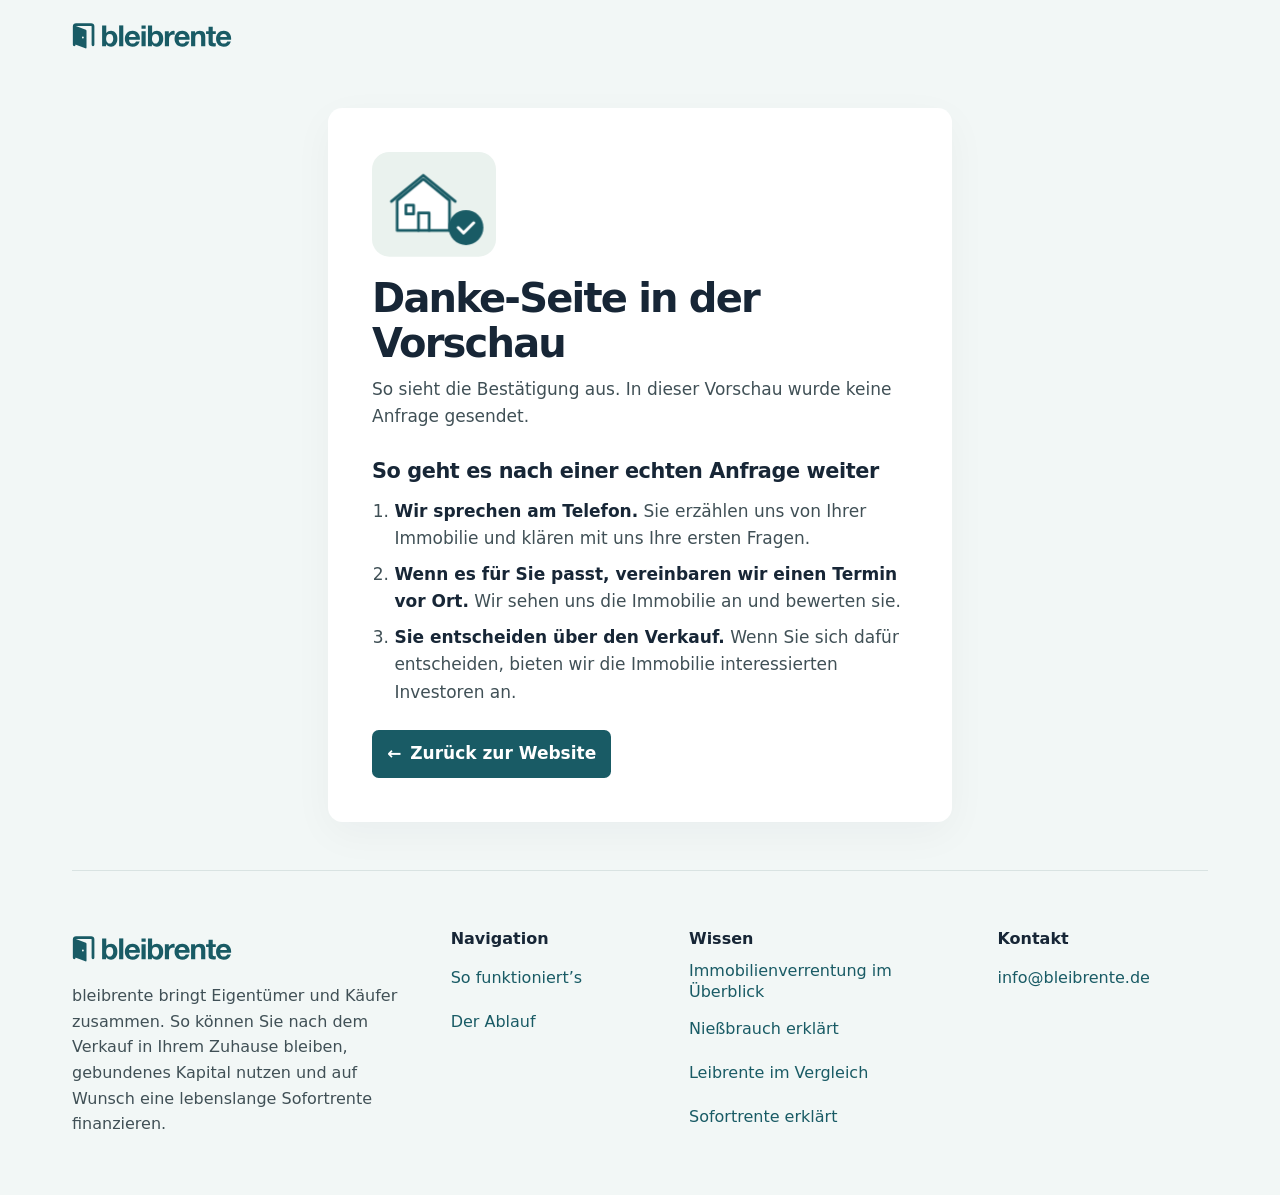
<file: danke.html>
<!doctype html>
<html lang="de">
<head>
  <meta charset="utf-8">
  <meta name="viewport" content="width=device-width, initial-scale=1">
  <meta name="robots" content="noindex">
  <title>Danke für Ihre Anfrage | bleibrente</title>
  <link rel="icon" type="image/svg+xml" href="bleibrente-tuer-symbol.svg">
  <link rel="stylesheet" href="bleibrente-site.css">
  <style>
    :root { color-scheme: light; --ink: #172636; --teal: #195b65; --paper: #f2f7f6; }
    * { box-sizing: border-box; }
    body { margin: 0; background: var(--paper); color: var(--ink); font: 1.0625rem/1.6 system-ui, sans-serif; }
    header > div { width: min(71rem, calc(100% - 2rem)); min-height: 4.5rem; display: flex; align-items: center; margin-inline: auto; }
    main { width: min(39rem, calc(100% - 2rem)); margin: clamp(.85rem, 4vh, 2.75rem) auto 3rem; padding: clamp(1.5rem, 4vw, 2.75rem); background: #fff; border-radius: .9rem; box-shadow: 0 12px 42px #1726360a; }
    html.embedded body { background: #fff; }
    html.embedded body > header { display: none; }
    html.embedded main { width: 100%; min-height: 0; margin: 0; padding: 1rem clamp(1rem, 4vw, 2.1rem) 1.6rem; box-shadow: none; border-radius: 0; }
    h1, h2, p { margin: 0; }
    h1 { margin: 1.2rem 0 .65rem; font-size: clamp(1.9rem, 5vw, 2.5rem); line-height: 1.12; letter-spacing: -.045em; }
    h2 { margin-top: 1.55rem; font-size: 1.3rem; letter-spacing: -.02em; }
    p, li { color: #405056; }
    ol { padding-left: 1.4rem; margin: .6rem 0 1.5rem; }
    li + li { margin-top: .55rem; }
    li strong { color: var(--ink); }
    .back { display: inline-flex; min-height: 48px; align-items: center; gap: .55rem; padding: .6rem .95rem; background: var(--teal); border-radius: .42rem; color: #fff; font-weight: 650; text-decoration: none; }
    .back:hover { background: #124750; }
    :focus-visible { outline: 2px solid var(--teal); outline-offset: 4px; }
    .illustration { display: block; width: 7.75rem; max-width: 100%; height: auto; }
    @media (max-width: 40rem) {
      header > div { min-height: 3.75rem; }
      main { width: 100%; margin: 0; min-height: calc(100svh - 3.75rem); padding: 1.25rem 1rem 2rem; border-radius: 0; }
    }
    @media (prefers-reduced-motion: no-preference) {
      .home { transform-origin: 52px 80px; animation: settle-in .52s ease-out both; }
      .check-circle { transform-origin: 97px 78px; animation: settle-in .36s .32s cubic-bezier(.25,.8,.45,1.26) both; }
      .check-mark { stroke-dasharray: 1; animation: draw-mark .42s .53s ease-out both; }
      @keyframes settle-in {
        from { opacity: 0; transform: translateY(9px) scale(.9); }
        to { opacity: 1; transform: translateY(0) scale(1); }
      }
      @keyframes draw-mark { from { stroke-dashoffset: 1; } to { stroke-dashoffset: 0; } }
    }
  </style>
  <script src="rechner-fenster.js" defer></script>
</head>
<body>
  <header><div><a class="brand" href="index.html" aria-label="bleibrente, Startseite"><img src="bleibrente-logo-offene-tuer.svg" width="202" height="38" alt="bleibrente"></a></div></header>
  <main>
    <svg class="illustration" viewBox="0 0 128 108" aria-hidden="true" focusable="false">
      <rect x="0" y="0" width="128" height="108" rx="18" fill="#eaf2ee"/>
      <g class="home" stroke="#195b65" stroke-width="2.8" stroke-linecap="round" stroke-linejoin="round">
        <path d="M26 50 53 28l27 22v31H26z" fill="#fff"/>
        <path d="M20 51 53 24l33 27M48 81V63h11v18M35 55h8v9h-8z" fill="none"/>
      </g>
      <circle class="check-circle" cx="97" cy="78" r="18" fill="#195b65"/>
      <path class="check-mark" pathLength="1" d="m89 78 5.5 5.5L105 73" fill="none" stroke="#fff" stroke-width="3" stroke-linecap="round" stroke-linejoin="round"/>
    </svg>
    <h1>Danke-Seite in der Vorschau</h1>
    <p>So sieht die Bestätigung aus. In dieser Vorschau wurde keine Anfrage gesendet.</p>
    <h2>So geht es nach einer echten Anfrage weiter</h2>
    <ol>
      <li><strong>Wir sprechen am Telefon.</strong> Sie erzählen uns von Ihrer Immobilie und klären mit uns Ihre ersten Fragen.</li>
      <li><strong>Wenn es für Sie passt, vereinbaren wir einen Termin vor Ort.</strong> Wir sehen uns die Immobilie an und bewerten sie.</li>
      <li><strong>Sie entscheiden über den Verkauf.</strong> Wenn Sie sich dafür entscheiden, bieten wir die Immobilie interessierten Investoren an.</li>
    </ol>
    <a class="back" href="index.html" data-close-rechner><span aria-hidden="true">←</span> Zurück zur Website</a>
  </main>
  <footer class="site-footer">
    <div class="site-shell">
      <div>
        <a class="brand" href="index.html" aria-label="bleibrente, Startseite"><img src="bleibrente-logo-offene-tuer.svg" width="202" height="38" alt="bleibrente"></a>
        <p class="footer-tagline">bleibrente bringt Eigentümer und Käufer zusammen. So können Sie nach dem Verkauf in Ihrem Zuhause bleiben, gebundenes Kapital nutzen und auf Wunsch eine lebenslange Sofortrente finanzieren.</p>
      </div>
      <nav class="footer-group" aria-labelledby="footer-navigation-title">
        <h2 id="footer-navigation-title">Navigation</h2>
        <a href="index.html#so-funktionierts">So funktioniert’s</a>
        <a href="index.html#ablauf">Der Ablauf</a>
      </nav>
      <nav class="footer-group" aria-labelledby="footer-knowledge-title">
        <h2 id="footer-knowledge-title">Wissen</h2>
        <a href="immobilienverrentung.html">Immobilienverrentung im Überblick</a>
        <a href="niessbrauch.html">Nießbrauch erklärt</a>
        <a href="leibrente-vergleich.html">Leibrente im Vergleich</a>
        <a href="sofortrente.html">Sofortrente erklärt</a>
      </nav>
      <div class="footer-group">
        <h2>Kontakt</h2>
        <address><a href="mailto:info@bleibrente.de">info@bleibrente.de</a></address>
      </div>
    </div>
  </footer>
</body>
</html>
</file>
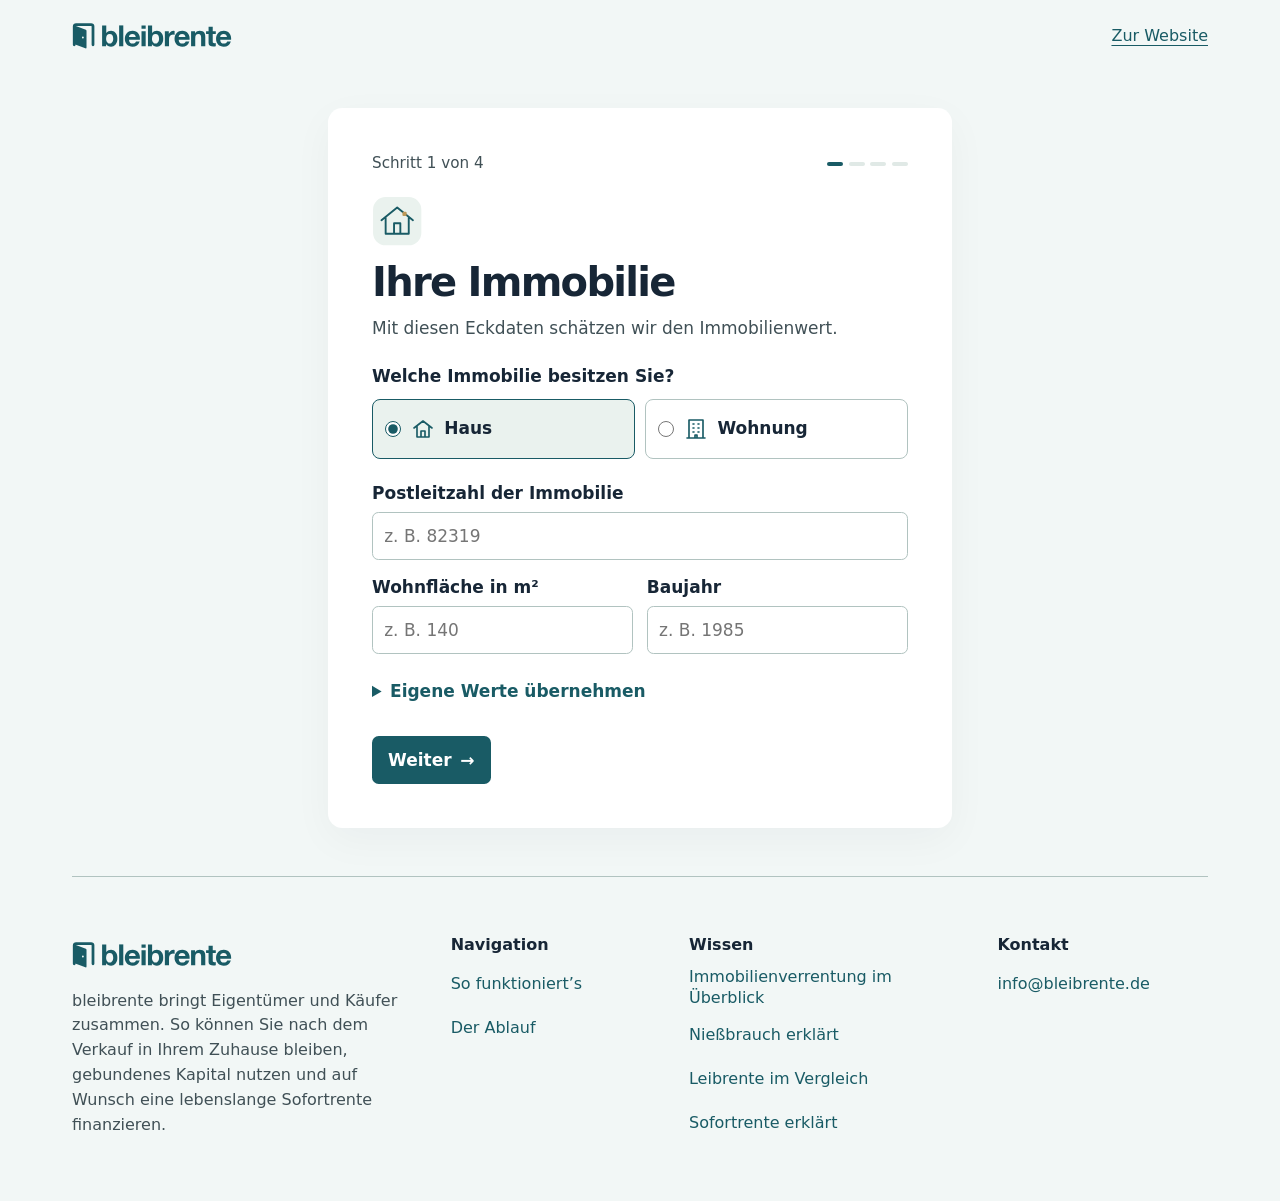
<file: immobilienrechner.html>
<!doctype html>
<html lang="de">
<head>
  <meta charset="utf-8">
  <meta name="viewport" content="width=device-width, initial-scale=1">
  <meta name="description" content="Schätzen Sie den möglichen Kaufpreis Ihrer Immobilie bei einem Verkauf mit lebenslangem Nießbrauch. Kostenlos und ohne Angabe von Kontaktdaten.">
  <meta name="robots" content="noindex">
  <title>Kaufpreis mit Nießbrauch schätzen | bleibrente</title>
  <link rel="icon" type="image/svg+xml" href="bleibrente-tuer-symbol.svg">
  <link rel="stylesheet" href="bleibrente-site.css">
  <style>
    :root {
      color-scheme: light;
      --ink: #172636;
      --body: #405056;
      --teal: #195b65;
      --paper: #f2f7f6;
      --mint: #eaf2ee;
      --line: #b1c3c0;
      --error: #9a2828;
    }

    *, *::before, *::after { box-sizing: border-box; }
    [hidden] { display: none !important; }
    body {
      margin: 0;
      background: var(--paper);
      color: var(--ink);
      font: 1.0625rem/1.55 system-ui, sans-serif;
      text-align: left;
    }
    h1, h2, h3, p, fieldset, dl, dd { margin: 0; }
    a { color: var(--teal); text-underline-offset: .22em; }
    button, input, select { font: inherit; }
    :focus-visible { outline: 2px solid var(--teal); outline-offset: 4px; }

    .header-inner {
      width: min(71rem, calc(100% - 2rem));
      min-height: 4.5rem;
      margin-inline: auto;
      display: flex;
      align-items: center;
      justify-content: space-between;
      gap: .75rem;
    }
    .exit { display: inline-flex; align-items: center; min-height: 44px; font-size: 1rem; }

    .calculator {
      width: min(39rem, calc(100% - 2rem));
      margin: clamp(.85rem, 4vh, 2.75rem) auto 3rem;
      padding: clamp(1.5rem, 4vw, 2.75rem);
      border-radius: .9rem;
      background: #fff;
      box-shadow: 0 12px 42px #1726360a;
    }
    .progress {
      display: grid;
      grid-template-columns: 1fr auto;
      align-items: center;
      gap: 1rem;
      color: var(--body);
      font-size: .95rem;
    }
    .progress-track { display: flex; gap: .35rem; }
    .progress-track span { width: 1rem; height: .25rem; border-radius: 1rem; background: #e0e9e6; }
    .progress-track .filled { background: var(--teal); }
    .step-heading { margin-top: 1.3rem; }
    .step-heading svg { display: block; width: 3.15rem; height: 3.15rem; margin-bottom: .85rem; }
    .step-heading:focus { outline: none; }
    h1, h2 { font-size: clamp(1.9rem, 5vw, 2.5rem); line-height: 1.1; letter-spacing: -.043em; }
    .subtitle { margin-top: .65rem; color: var(--body); }

    fieldset { min-inline-size: 0; padding: 0; border: 0; }
    legend { padding: 0; font-weight: 680; }
    .group { margin-top: 1.35rem; }
    .choices { display: grid; grid-template-columns: repeat(2, minmax(0, 1fr)); gap: .65rem; margin-top: .6rem; }
    .choice {
      min-height: 60px;
      display: flex;
      align-items: center;
      gap: .6rem;
      padding: .65rem .75rem;
      border: 1px solid var(--line);
      border-radius: .5rem;
      cursor: pointer;
      line-height: 1.35;
      font-weight: 620;
    }
    .choice:hover, .choice:has(:checked) { background: var(--mint); border-color: var(--teal); }
    .choice:has(:focus-visible) { outline: 2px solid var(--teal); outline-offset: 3px; }
    .choice input { margin: 0; width: 1rem; height: 1rem; flex: none; accent-color: var(--teal); }
    .choice svg { width: 1.5rem; height: 1.5rem; flex: none; color: var(--teal); }
    .fields { display: grid; grid-template-columns: repeat(2, minmax(0, 1fr)); gap: .85rem; }
    .wide { grid-column: 1 / -1; }
    .field > label { display: block; margin-bottom: .35rem; font-weight: 650; }
    .field input, .field select {
      min-height: 48px;
      width: 100%;
      padding: .55rem .7rem;
      border: 1px solid var(--line);
      border-radius: .4rem;
      color: var(--ink);
      background: #fff;
    }
    .field select { padding-right: 1.7rem; }
    .help { margin-top: .45rem; color: var(--body); font-size: .95rem; }
    .error { margin-top: .5rem; color: var(--error); font-weight: 620; }
    [aria-invalid="true"] { border-color: var(--error) !important; }
    .controls { display: flex; flex-wrap: wrap; align-items: center; gap: .65rem 1.2rem; margin-top: 1.4rem; }
    .action, .link-button {
      display: inline-flex;
      justify-content: center;
      align-items: center;
      gap: .55rem;
      min-height: 48px;
      width: fit-content;
      max-width: 100%;
      cursor: pointer;
      font-weight: 650;
      line-height: 1.35;
      text-align: left;
    }
    .action { padding: .65rem 1rem; border: 0; border-radius: .42rem; background: var(--teal); color: #fff; text-decoration: none; }
    .action:hover { background: #124750; }
    .action:disabled { opacity: .7; cursor: wait; }
    .link-button { padding: 0; border: 0; background: transparent; color: var(--teal); text-decoration: underline; text-underline-offset: .22em; }

    .estimate { margin-top: 1.15rem; padding: clamp(1rem, 3vw, 1.35rem); border-radius: .6rem; background: var(--mint); }
    .estimate p:first-child { color: var(--teal); font-weight: 650; }
    .amount { display: block; margin-block: .25rem; font-size: clamp(1.65rem, 5vw, 2.45rem); line-height: 1.18; letter-spacing: -.04em; font-variant-numeric: tabular-nums; }
    .market-estimate .amount { font-size: clamp(2.15rem, 8vw, 3.15rem); }
    @media (prefers-reduced-motion: no-preference) {
      .market-estimate .amount { animation: market-in 400ms cubic-bezier(.2, .7, .25, 1) both; }
      @keyframes market-in { from { opacity: 0; transform: translateY(.45rem); } }
    }
    .help + .help { margin-top: .6rem; }
    details { margin-top: 1rem; }
    summary { width: fit-content; min-height: 44px; padding-block: .55rem; color: var(--teal); font-weight: 650; cursor: pointer; }
    .breakdown { display: grid; gap: .65rem; margin-block: .45rem .8rem; }
    .breakdown div { display: flex; flex-wrap: wrap; justify-content: space-between; gap: .15rem .8rem; }
    .breakdown dd { font-weight: 650; font-variant-numeric: tabular-nums; }
    .split-slider { display: block; width: 100%; min-height: 44px; accent-color: var(--teal); cursor: pointer; margin: .15rem 0 .4rem; }
    .split-label { font-weight: 650; }
    .result-contact { margin-top: 1.65rem; padding-top: 1.35rem; border-top: 1px solid var(--line); }
    .result-contact p { margin: .65rem 0 .5rem; color: var(--body); }

    html.embedded { overscroll-behavior: none; }
    html.embedded body { background: #fff; }
    html.embedded body > header { display: none; }
    html.embedded .calculator { width: 100%; min-height: 0; margin: 0; padding: .75rem clamp(1rem, 4vw, 2.1rem) 1.6rem; box-shadow: none; border-radius: 0; }
    html.embedded .step-heading { margin-top: .85rem; }
    html.embedded .step-heading svg { width: 2.3rem; height: 2.3rem; margin-bottom: .6rem; }
    @media (max-width: 40rem) {
      .header-inner { min-height: 3.75rem; }
      .calculator { width: 100%; margin: 0; min-height: calc(100vh - 3.75rem); min-height: calc(100svh - 3.75rem); padding: 1.15rem 1rem 2rem; border-radius: 0; }
      .controls .action { flex-basis: 100%; }
      .choice { padding-inline: .55rem; gap: .4rem; }
      html.embedded .calculator { padding: .35rem .95rem .9rem; }
      html.embedded .step-heading { margin-top: .5rem; }
      html.embedded .step-heading svg { display: none; }
      html.embedded :is(h1,h2) { font-size: clamp(1.55rem, 5.8vw, 1.95rem); }
      html.embedded .subtitle { margin-top: .4rem; font-size: 1rem; line-height: 1.42; }
      html.embedded .group { margin-top: .85rem; }
      html.embedded .choices { margin-top: .4rem; gap: .45rem; }
      html.embedded .choice { min-height: 48px; padding-block: .45rem; font-size: .97rem; }
      html.embedded .choice svg { width: 1.1rem; height: 1.1rem; }
      html.embedded .fields { gap: .55rem; }
      html.embedded .field > label { margin-bottom: .2rem; font-size: .96rem; }
      html.embedded .field :is(input,select) { min-height: 44px; padding-block: .4rem; }
      html.embedded #property-form details { margin-top: .5rem; }
      html.embedded .controls { margin-top: .75rem; gap: .2rem .9rem; }
      html.embedded .market-estimate { margin-top: .85rem; padding: .85rem; }
    }
    @media (max-width: 23rem) {
      .fields { grid-template-columns: minmax(0, 1fr); }
      #property-form > .fields, #people-form .fields { grid-template-columns: repeat(2, minmax(0, 1fr)); }
      #people-form .field select { padding-inline: .5rem 1.35rem; }
      html.embedded .calculator { padding-bottom: .5rem; }
    }
    @media (max-width: 20rem) {
      .choice { padding-inline: .4rem; gap: .32rem; }
      .choice svg { display: none; }
    }
  </style>
  <script src="rechner-fenster.js" defer></script>
  <script src="immobilienrechner.js" defer></script>
</head>
<body>
  <svg xmlns="http://www.w3.org/2000/svg" hidden>
    <symbol id="house" viewBox="0 0 48 48">
      <rect x="1" y="1" width="46" height="46" rx="12" fill="#eaf2ee"/>
      <g fill="none" stroke="#195b65" stroke-width="1.8" stroke-linecap="round" stroke-linejoin="round">
        <path d="M9 23 24 11l15 12M13 21v15h22V21M21 36V26h6v10"/>
      </g>
      <rect x="29" y="15" width="4" height="4" rx="1" fill="#bc9858"/>
    </symbol>
    <symbol id="people" viewBox="0 0 48 48">
      <rect x="1" y="1" width="46" height="46" rx="12" fill="#eaf2ee"/>
      <g fill="none" stroke="#195b65" stroke-width="1.8" stroke-linecap="round">
        <circle cx="19" cy="17" r="4.5"/><path d="M10 35v-3a9 9 0 0 1 18 0v3m3-11a7 7 0 0 1 7 7v4"/>
      </g>
      <circle cx="31.5" cy="17" r="3.8" fill="#bc9858"/>
    </symbol>
    <symbol id="price" viewBox="0 0 48 48">
      <rect x="1" y="1" width="46" height="46" rx="12" fill="#eaf2ee"/>
      <path d="M14 11h14l6 6v20H14z" fill="#fff" stroke="#195b65" stroke-width="1.8" stroke-linejoin="round"/>
      <path d="M27 11v7h7M26 23a4 4 0 1 0 0 8m-7-5h6m-6 2h5" fill="none" stroke="#195b65" stroke-width="1.6" stroke-linecap="round" stroke-linejoin="round"/>
      <circle cx="34" cy="32" r="5" fill="#bc9858"/>
    </symbol>
    <symbol id="single-small" viewBox="0 0 24 24">
      <g fill="none" stroke="currentColor" stroke-width="1.65" stroke-linecap="round"><circle cx="12" cy="7" r="3.2"/><path d="M6 20v-1a6 6 0 0 1 12 0v1"/></g>
    </symbol>
    <symbol id="pair-small" viewBox="0 0 24 24">
      <g fill="none" stroke="currentColor" stroke-width="1.65" stroke-linecap="round"><circle cx="9" cy="7" r="3.1"/><path d="M3 20v-1a6 6 0 0 1 12 0v1m1-16a3 3 0 0 1 0 6m2 4a5 5 0 0 1 3 5v1"/></g>
    </symbol>
    <symbol id="call-small" viewBox="0 0 24 24">
      <path d="M19 15l-3.3-1.5a1 1 0 0 0-1.1.2L13 15a12 12 0 0 1-4-4l1.3-1.6a1 1 0 0 0 .2-1.1L9 5a1 1 0 0 0-1.1-.5L5 5a1 1 0 0 0-.8 1 15 15 0 0 0 13.8 14 1 1 0 0 0 1-.8l.5-2.9A1 1 0 0 0 19 15Z" fill="none" stroke="currentColor" stroke-width="1.65" stroke-linejoin="round"/>
    </symbol>
    <symbol id="house-small" viewBox="0 0 24 24">
      <path d="M3 11l9-7 9 7M6 9v11h12V9m-8 11v-6h4v6" fill="none" stroke="currentColor" stroke-width="1.65" stroke-linecap="round" stroke-linejoin="round"/>
    </symbol>
  </svg>

  <header>
    <div class="header-inner">
      <a class="brand" href="index.html" aria-label="bleibrente, Startseite"><img src="bleibrente-logo-offene-tuer.svg" width="202" height="38" alt="bleibrente"></a>
      <a class="exit" href="index.html">Zur Website</a>
    </div>
  </header>

  <main class="calculator">
    <noscript>
      <h1>Immobilienrechner</h1>
      <p class="subtitle">Für die Online-Berechnung muss JavaScript aktiv sein. Bei Fragen können Sie uns direkt per E-Mail schreiben.</p>
      <a href="mailto:info@bleibrente.de">E-Mail schreiben</a>
    </noscript>

    <div id="calculator-content" hidden>
      <div class="progress" id="calculator-progress">
        <p id="progress-label">Schritt 1 von 4</p>
        <div class="progress-track" aria-hidden="true"><span></span><span></span><span></span><span></span></div>
      </div>

      <section data-step="1" aria-labelledby="property-title">
        <div class="step-heading" tabindex="-1">
          <svg aria-hidden="true" focusable="false"><use href="#house"/></svg>
          <h1 id="property-title">Ihre Immobilie</h1>
          <p class="subtitle">Mit diesen Eckdaten schätzen wir den Immobilienwert.</p>
        </div>

        <form id="property-form" novalidate>
          <fieldset class="group">
            <legend>Welche Immobilie besitzen Sie?</legend>
            <div class="choices">
              <label class="choice"><input type="radio" name="property-type" value="haus" checked><svg aria-hidden="true" focusable="false"><use href="#house-small"/></svg>Haus</label>
              <label class="choice"><input type="radio" name="property-type" value="wohnung"><svg aria-hidden="true" focusable="false" viewBox="0 0 24 24"><path d="M5 21V3h14v18M3 21h18M9 7h1m4 0h1M9 11h1m4 0h1m-6 4h1m4 0h1m-4 6v-3h2v3" fill="none" stroke="currentColor" stroke-width="1.65" stroke-linecap="round" stroke-linejoin="round"/></svg>Wohnung</label>
            </div>
          </fieldset>
          <div class="fields group">
            <div class="field wide">
              <label for="postal-code">Postleitzahl der Immobilie</label>
              <input id="postal-code" type="text" inputmode="numeric" autocomplete="postal-code" maxlength="5" placeholder="z. B. 82319" required aria-describedby="postal-error">
              <p class="error" id="postal-error" hidden></p>
            </div>
            <div class="field">
              <label for="floor-area">Wohnfläche in m²</label>
              <input id="floor-area" type="text" inputmode="decimal" maxlength="10" placeholder="z. B. 140" required aria-describedby="area-error">
              <p class="error" id="area-error" hidden></p>
            </div>
            <div class="field">
              <label for="build-year">Baujahr</label>
              <input id="build-year" type="text" inputmode="numeric" maxlength="4" placeholder="z. B. 1985" required aria-describedby="build-year-error">
              <p class="error" id="build-year-error" hidden></p>
            </div>
          </div>
          <details>
            <summary>Eigene Werte übernehmen</summary>
            <p class="help">Falls Ihnen ein eigener Marktwert oder eine vergleichbare Kaltmiete vorliegt, können Sie die Schätzung hier anpassen.</p>
            <div class="fields group">
              <div class="field">
                <label for="market-value">Marktwert in €</label>
                <input id="market-value" type="text" inputmode="decimal" maxlength="19" aria-describedby="value-error">
                <p class="error" id="value-error" hidden></p>
              </div>
              <div class="field">
                <label for="monthly-rent">Monatliche Kaltmiete in €</label>
                <input id="monthly-rent" type="text" inputmode="decimal" maxlength="16" aria-describedby="rent-error">
                <p class="error" id="rent-error" hidden></p>
              </div>
            </div>
          </details>
          <div class="controls"><button class="action" type="submit">Weiter <span aria-hidden="true">→</span></button></div>
        </form>
      </section>

      <section data-step="2" aria-labelledby="market-title" hidden>
        <div class="step-heading" tabindex="-1">
          <svg aria-hidden="true" focusable="false"><use href="#price"/></svg>
          <h2 id="market-title">Ihr Immobilienwert</h2>
        </div>
        <div class="estimate market-estimate">
          <p id="property-price-label">Geschätzt ohne Nießbrauch</p>
          <strong id="property-price" class="amount" aria-describedby="property-price-label"></strong>
          <p id="property-price-note" class="help"></p>
          <a id="property-price-source" class="help" target="_blank" rel="noopener" hidden></a>
        </div>
        <p class="subtitle">Wie wirkt sich der Nießbrauch auf den möglichen Kaufpreis aus?</p>
        <div class="controls">
          <button class="action" type="button" data-go="3">Weiter zum Nießbrauch <span aria-hidden="true">→</span></button>
          <button class="link-button" type="button" data-go="1">Angaben ändern</button>
        </div>
      </section>

      <section data-step="3" aria-labelledby="people-title" hidden>
        <div class="step-heading" tabindex="-1">
          <svg aria-hidden="true" focusable="false"><use href="#people"/></svg>
          <h2 id="people-title">Wer bleibt wohnen?</h2>
          <p class="subtitle">Das Alter beeinflusst den Kaufpreis mit Nießbrauch.</p>
        </div>
        <form id="people-form" novalidate>
          <fieldset class="group">
            <legend>Nießbrauch für</legend>
            <div class="choices">
              <label class="choice"><input type="radio" name="occupants" value="single" checked><svg aria-hidden="true" focusable="false"><use href="#single-small"/></svg>Eine Person</label>
              <label class="choice"><input type="radio" name="occupants" value="pair"><svg aria-hidden="true" focusable="false"><use href="#pair-small"/></svg>Zwei Personen</label>
            </div>
          </fieldset>

          <fieldset class="group" id="person-one">
            <legend id="first-legend" hidden>Person 1</legend>
            <div class="fields">
              <div class="field">
                <label for="age-one">Alter in Jahren</label>
                <input id="age-one" type="text" inputmode="numeric" maxlength="3" required aria-describedby="age-one-error">
                <p class="error" id="age-one-error" hidden></p>
              </div>
              <div class="field">
                <label for="table-one">Geschlecht</label>
                <select id="table-one"><option value="">Keine Angabe</option><option value="female">Weiblich</option><option value="male">Männlich</option></select>
              </div>
            </div>
          </fieldset>
          <fieldset class="group" id="person-two" hidden disabled>
            <legend>Person 2</legend>
            <div class="fields">
              <div class="field">
                <label for="age-two">Alter in Jahren</label>
                <input id="age-two" type="text" inputmode="numeric" maxlength="3" required aria-describedby="age-two-error">
                <p class="error" id="age-two-error" hidden></p>
              </div>
              <div class="field">
                <label for="table-two">Geschlecht</label>
                <select id="table-two"><option value="">Keine Angabe</option><option value="female">Weiblich</option><option value="male">Männlich</option></select>
              </div>
            </div>
            <div class="field group">
              <label for="right-end">Wann soll der gemeinsame Nießbrauch enden?</label>
              <select id="right-end" aria-describedby="right-end-error" required>
                <option value="">Bitte wählen</option>
                <option value="last">Wenn beide Personen verstorben sind</option>
                <option value="first">Wenn die erste Person verstirbt</option>
              </select>
              <p class="error" id="right-end-error" hidden></p>
            </div>
          </fieldset>
          <p class="help">Für Personen von 60 bis 100 Jahren. Ohne Geschlechtsangabe berücksichtigen wir beide Sterbetafeln.</p>
          <div class="controls">
            <button class="action" type="submit">Ergebnis anzeigen <span aria-hidden="true">→</span></button>
            <button class="link-button" type="button" data-go="2">Zurück zum Immobilienwert</button>
          </div>
        </form>
      </section>

      <section data-step="4" aria-labelledby="result-title" hidden>
        <div class="step-heading" tabindex="-1">
          <svg aria-hidden="true" focusable="false"><use href="#price"/></svg>
          <h2 id="result-title">Ihr geschätzter Kaufpreis</h2>
        </div>
        <div class="estimate">
          <p id="result-label">Bei Verkauf mit lebenslangem Nießbrauch</p>
          <strong id="price-range" class="amount" aria-describedby="result-label"></strong>
          <p class="help" id="result-copy"></p>
        </div>

        <details id="method">
          <summary>Wie kommt die Schätzung zustande?</summary>
          <p class="help" id="result-assumptions"></p>
          <dl class="breakdown">
            <div><dt>Immobilienwert ohne Nießbrauch</dt><dd id="result-market"></dd></div>
            <div><dt>Angesetzte Kaltmiete im Jahr</dt><dd id="result-rent"></dd></div>
            <div><dt>Geschätzter Abschlag durch den Nießbrauch</dt><dd id="result-deduction"></dd></div>
          </dl>
          <p class="help">Wir gewichten die Jahreskaltmiete mit den altersabhängigen Überlebenswahrscheinlichkeiten und rechnen sie auf den heutigen Wert um. Für die Spanne verwenden wir zwei beispielhafte Zinssätze von 3&nbsp;% und 5&nbsp;%. Die passende Verzinsung und die vertragliche Kostenverteilung prüfen wir bei der Bewertung.</p>
          <p class="help">Bei zwei Personen modellieren wir die Überlebenswahrscheinlichkeiten unabhängig voneinander. Ab Alter 101 schreiben wir die letzte erfasste jährliche Überlebenswahrscheinlichkeit fort.</p>
          <p class="help"><a href="https://genesis.destatis.de/datenbank/online/statistic/12621/table/12621-0001" target="_blank" rel="noopener">Destatis, Periodensterbetafel Deutschland 2023/2025</a> · <a href="https://www.gesetze-im-internet.de/immowertv_2022/__47.html" target="_blank" rel="noopener">§ 47 ImmoWertV</a></p>
        </details>

        <details id="split">
          <summary>Verkaufserlös aufteilen</summary>
          <p class="help">Probieren Sie aus, welchen Anteil Sie als Einmalzahlung behalten und welchen Teil Sie für eine Sofortrente einsetzen könnten.</p>
          <div class="group">
            <label for="annuity-share" class="split-label">Anteil für die Sofortrente</label>
            <input id="annuity-share" class="split-slider" type="range" min="0" max="100" step="5" value="50">
            <p class="help"><output id="split-share" for="annuity-share">50 %</output> für die Sofortrente</p>
          </div>
          <dl class="breakdown">
            <div><dt>Als Einmalzahlung behalten</dt><dd id="split-upfront"></dd></div>
            <div><dt>Für die Sofortrente einsetzen</dt><dd id="split-premium"></dd></div>
          </dl>
          <div class="field" id="annuity-person-field" hidden>
            <label for="annuity-person">Beispielrente für</label>
            <select id="annuity-person"><option value="0">Person 1</option><option value="1">Person 2</option></select>
          </div>
          <dl class="breakdown" id="annuity-example">
            <div><dt>Beispiel für die Monatsrente</dt><dd id="monthly-example"></dd></div>
          </dl>
          <p class="help" id="annuity-note">Die Monatsrente ist eine Modellrechnung mit den Beispielwerten des bisherigen Rechners. Die tatsächliche Rente ergibt sich aus dem Versicherungsangebot.</p>
          <a href="sofortrente.html" target="_blank" rel="noopener">Sofortrente erklärt</a>
        </details>

        <div class="result-contact">
          <h3>So würde die Anfrage weitergehen</h3>
          <p>In dieser Vorschau können Sie die Bestätigung ausprobieren. Es werden keine Kontaktdaten abgefragt oder Anfragen gesendet.</p>
          <div class="controls">
            <button class="action" type="button" id="preview-confirmation">Danke-Seite ansehen <span aria-hidden="true">→</span></button>
            <button class="link-button" type="button" data-go="3">Angaben ändern</button>
          </div>
        </div>
      </section>
    </div>
  </main>
  <footer class="site-footer">
    <div class="site-shell">
      <div>
        <a class="brand" href="index.html" aria-label="bleibrente, Startseite"><img src="bleibrente-logo-offene-tuer.svg" width="202" height="38" alt="bleibrente"></a>
        <p class="footer-tagline">bleibrente bringt Eigentümer und Käufer zusammen. So können Sie nach dem Verkauf in Ihrem Zuhause bleiben, gebundenes Kapital nutzen und auf Wunsch eine lebenslange Sofortrente finanzieren.</p>
      </div>
      <nav class="footer-group" aria-labelledby="footer-navigation-title">
        <h2 id="footer-navigation-title">Navigation</h2>
        <a href="index.html#so-funktionierts">So funktioniert’s</a>
        <a href="index.html#ablauf">Der Ablauf</a>
      </nav>
      <nav class="footer-group" aria-labelledby="footer-knowledge-title">
        <h2 id="footer-knowledge-title">Wissen</h2>
        <a href="immobilienverrentung.html">Immobilienverrentung im Überblick</a>
        <a href="niessbrauch.html">Nießbrauch erklärt</a>
        <a href="leibrente-vergleich.html">Leibrente im Vergleich</a>
        <a href="sofortrente.html">Sofortrente erklärt</a>
      </nav>
      <div class="footer-group">
        <h2>Kontakt</h2>
        <address><a href="mailto:info@bleibrente.de">info@bleibrente.de</a></address>
      </div>
    </div>
  </footer>
</body>
</html>
</file>
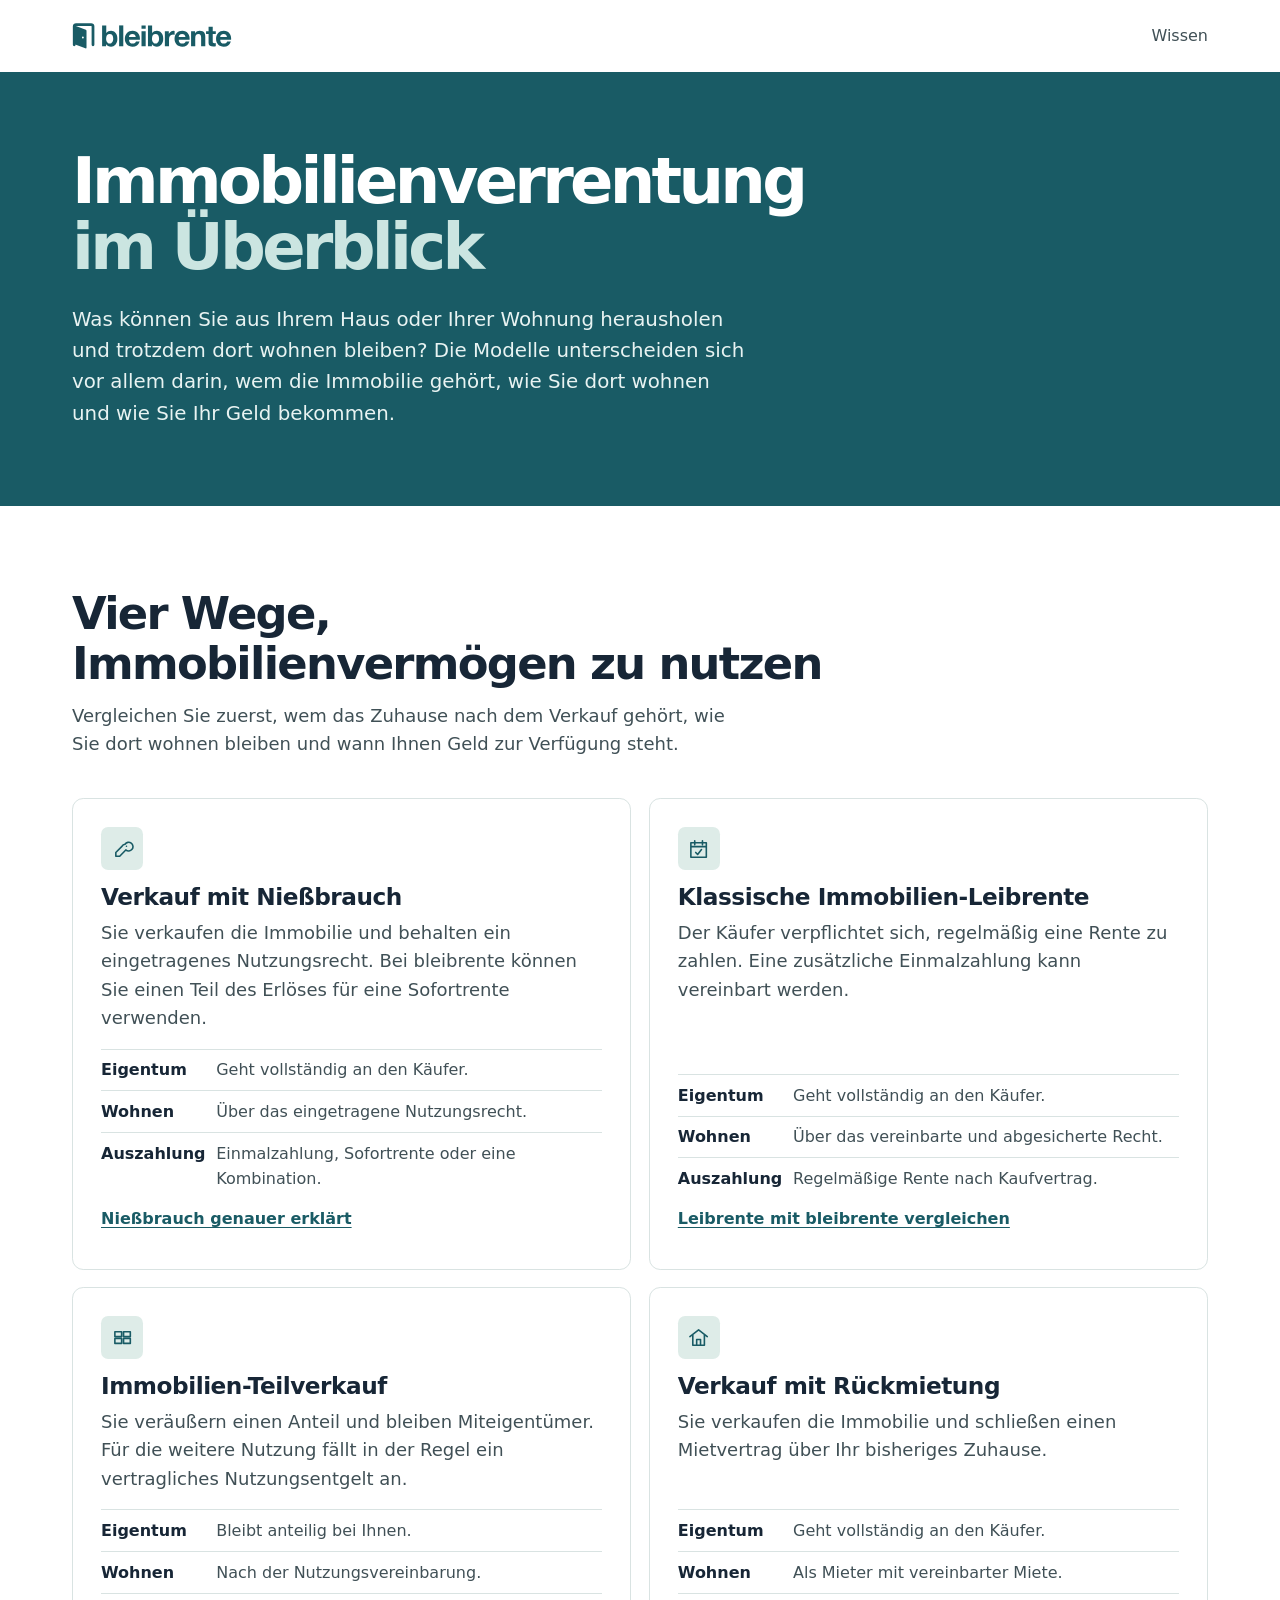
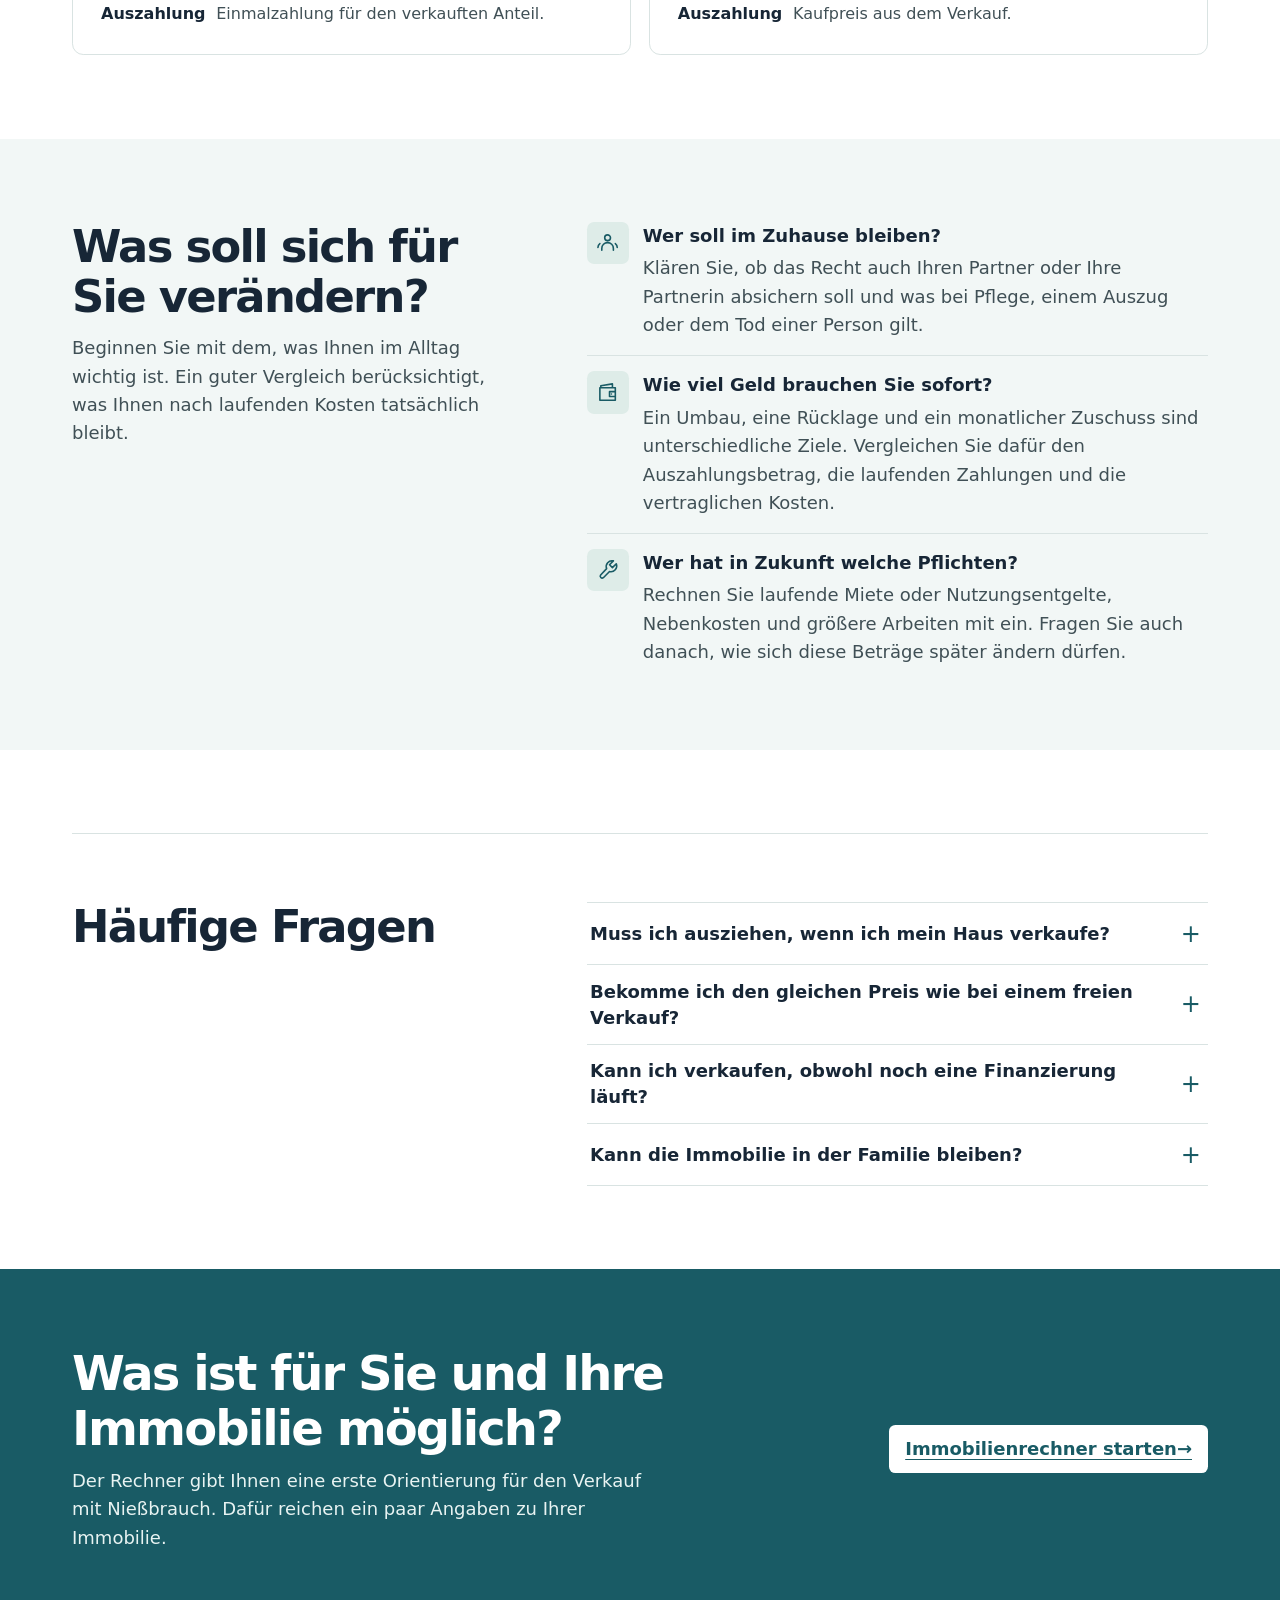
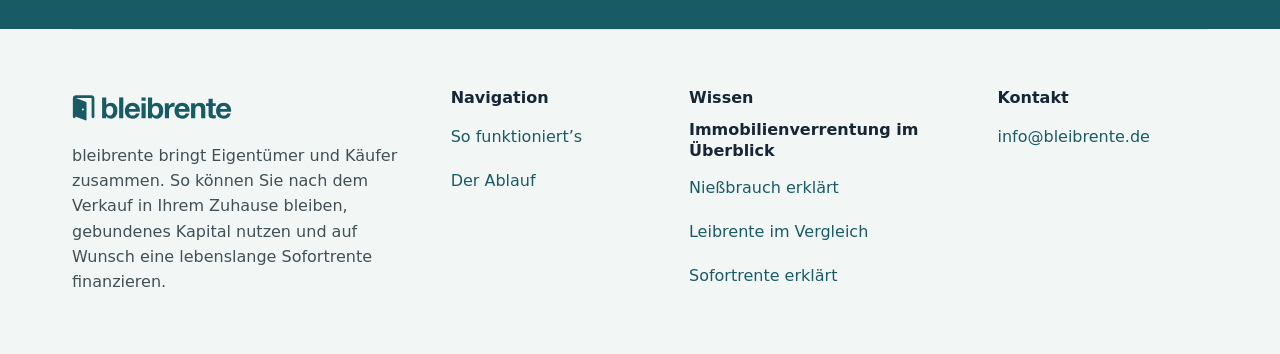
<file: immobilienverrentung.html>
<!doctype html>
<html lang="de">
<head>
  <meta charset="utf-8">
  <meta name="viewport" content="width=device-width, initial-scale=1">
  <meta name="description" content="Immobilienverrentung verständlich erklärt. Vergleichen Sie Nießbrauch, klassische Leibrente, Teilverkauf und Rückmietung nach Eigentum, Wohnen und Auszahlung.">
  <meta name="robots" content="noindex">
  <title>Immobilienverrentung im Überblick | bleibrente</title>
  <link rel="icon" type="image/svg+xml" href="bleibrente-tuer-symbol.svg">
  <link rel="stylesheet" href="bleibrente-site.css">
  <link rel="stylesheet" href="bleibrente-wissen.css">
</head>
<body>
  <header class="knowledge-header">
    <div class="site-shell">
      <a class="brand" href="index.html" aria-label="bleibrente, Startseite"><img src="bleibrente-logo-offene-tuer.svg" width="202" height="38" alt="bleibrente"></a>
      <span class="knowledge-nav" aria-current="page">Wissen</span>
    </div>
  </header>
  <main>
    <section class="knowledge-hero overview-hero" aria-labelledby="page-title">
      <div class="site-shell">
        <div class="hero-copy">
          <h1 id="page-title">Immobilienverrentung <span>im Überblick</span></h1>
          <p>Was können Sie aus Ihrem Haus oder Ihrer Wohnung herausholen und trotzdem dort wohnen bleiben? Die Modelle unterscheiden sich vor allem darin, wem die Immobilie gehört, wie Sie dort wohnen und wie Sie Ihr Geld bekommen.</p>
        </div>
      </div>
    </section>
    <section class="knowledge-block" id="modelle" aria-labelledby="modelle-titel">
      <div class="site-shell">
        <div class="section-intro">
          <h2 id="modelle-titel">Vier Wege, Immobilienvermögen zu nutzen</h2>
          <p>Vergleichen Sie zuerst, wem das Zuhause nach dem Verkauf gehört, wie Sie dort wohnen bleiben und wann Ihnen Geld zur Verfügung steht.</p>
        </div>
        <div class="card-grid">
          <div class="knowledge-card">
            <span class="icon-box" aria-hidden="true"><svg viewBox="0 0 24 24" fill="none" stroke="currentColor" stroke-width="1.65" stroke-linecap="round" stroke-linejoin="round"><path d="M14.5 7.5a4.5 4.5 0 1 1 .8 5.9L9 20H5v-4l6.3-6.3a4.5 4.5 0 0 1 3.2-2.2ZM16 9.5h.01"/></svg></span>
            <h3>Verkauf mit Nießbrauch</h3>
            <p>Sie verkaufen die Immobilie und behalten ein eingetragenes Nutzungsrecht. Bei bleibrente können Sie einen Teil des Erlöses für eine Sofortrente verwenden.</p>
            <dl class="card-facts"><div><dt>Eigentum</dt><dd>Geht vollständig an den Käufer.</dd></div><div><dt>Wohnen</dt><dd>Über das eingetragene Nutzungsrecht.</dd></div><div><dt>Auszahlung</dt><dd>Einmalzahlung, Sofortrente oder eine Kombination.</dd></div></dl>
            <a class="card-link" href="niessbrauch.html">Nießbrauch genauer erklärt</a>
          </div>
          <div class="knowledge-card">
            <span class="icon-box" aria-hidden="true"><svg viewBox="0 0 24 24" fill="none" stroke="currentColor" stroke-width="1.65" stroke-linecap="round" stroke-linejoin="round"><path d="M4 6h16v15H4zM8 4v4m8-4v4M4 10h16m-11 6 2 2 4-5"/></svg></span>
            <h3>Klassische Immobilien-Leibrente</h3>
            <p>Der Käufer verpflichtet sich, regelmäßig eine Rente zu zahlen. Eine zusätzliche Einmalzahlung kann vereinbart werden.</p>
            <dl class="card-facts"><div><dt>Eigentum</dt><dd>Geht vollständig an den Käufer.</dd></div><div><dt>Wohnen</dt><dd>Über das vereinbarte und abgesicherte Recht.</dd></div><div><dt>Auszahlung</dt><dd>Regelmäßige Rente nach Kaufvertrag.</dd></div></dl>
            <a class="card-link" href="leibrente-vergleich.html">Leibrente mit bleibrente vergleichen</a>
          </div>
          <div class="knowledge-card">
            <span class="icon-box" aria-hidden="true"><svg viewBox="0 0 24 24" fill="none" stroke="currentColor" stroke-width="1.65" stroke-linecap="round" stroke-linejoin="round"><path d="M4 6h7v5H4zM13 6h7v5h-7zM4 13h7v5H4zM13 13h7v5h-7z"/></svg></span>
            <h3>Immobilien-Teilverkauf</h3>
            <p>Sie veräußern einen Anteil und bleiben Miteigentümer. Für die weitere Nutzung fällt in der Regel ein vertragliches Nutzungsentgelt an.</p>
            <dl class="card-facts"><div><dt>Eigentum</dt><dd>Bleibt anteilig bei Ihnen.</dd></div><div><dt>Wohnen</dt><dd>Nach der Nutzungsvereinbarung.</dd></div><div><dt>Auszahlung</dt><dd>Einmalzahlung für den verkauften Anteil.</dd></div></dl>
          </div>
          <div class="knowledge-card">
            <span class="icon-box" aria-hidden="true"><svg viewBox="0 0 24 24" fill="none" stroke="currentColor" stroke-width="1.65" stroke-linecap="round" stroke-linejoin="round"><path d="M3 11l9-7 9 7M6 9v11h12V9m-8 11v-6h4v6"/></svg></span>
            <h3>Verkauf mit Rückmietung</h3>
            <p>Sie verkaufen die Immobilie und schließen einen Mietvertrag über Ihr bisheriges Zuhause.</p>
            <dl class="card-facts"><div><dt>Eigentum</dt><dd>Geht vollständig an den Käufer.</dd></div><div><dt>Wohnen</dt><dd>Als Mieter mit vereinbarter Miete.</dd></div><div><dt>Auszahlung</dt><dd>Kaufpreis aus dem Verkauf.</dd></div></dl>
          </div>
        </div>

      </div>
    </section>
    <section class="knowledge-block tinted" id="entscheidung" aria-labelledby="entscheidung-titel">
      <div class="site-shell split">
        <div class="split-heading">
          <h2 id="entscheidung-titel">Was soll sich für Sie verändern?</h2>
          <p>Beginnen Sie mit dem, was Ihnen im Alltag wichtig ist. Ein guter Vergleich berücksichtigt, was Ihnen nach laufenden Kosten tatsächlich bleibt.</p>
        </div>
        <dl class="fact-list">
          <div><dt><span class="icon-box" aria-hidden="true"><svg viewBox="0 0 24 24" fill="none" stroke="currentColor" stroke-width="1.65" stroke-linecap="round" stroke-linejoin="round"><path d="M12 10a3 3 0 1 0 0-6 3 3 0 0 0 0 6ZM6 20v-2a6 6 0 0 1 12 0v2m2-7a5 5 0 0 1 2 4m-18-4a5 5 0 0 0-2 4"/></svg></span>Wer soll im Zuhause bleiben?</dt><dd>Klären Sie, ob das Recht auch Ihren Partner oder Ihre Partnerin absichern soll und was bei Pflege, einem Auszug oder dem Tod einer Person gilt.</dd></div>
          <div><dt><span class="icon-box" aria-hidden="true"><svg viewBox="0 0 24 24" fill="none" stroke="currentColor" stroke-width="1.65" stroke-linecap="round" stroke-linejoin="round"><path d="M5 7V5l12-2v4M4 7h16v13H4zM20 11h-6v5h6m-4-2.5h.01"/></svg></span>Wie viel Geld brauchen Sie sofort?</dt><dd>Ein Umbau, eine Rücklage und ein monatlicher Zuschuss sind unterschiedliche Ziele. Vergleichen Sie dafür den Auszahlungsbetrag, die laufenden Zahlungen und die vertraglichen Kosten.</dd></div>
          <div><dt><span class="icon-box" aria-hidden="true"><svg viewBox="0 0 24 24" fill="none" stroke="currentColor" stroke-width="1.65" stroke-linecap="round" stroke-linejoin="round"><path d="m14 7 3 3 4-4a6 6 0 0 1-7 8l-6.4 6.4a2 2 0 0 1-2.8-2.8L11 11a6 6 0 0 1 7-8z"/></svg></span>Wer hat in Zukunft welche Pflichten?</dt><dd>Rechnen Sie laufende Miete oder Nutzungsentgelte, Nebenkosten und größere Arbeiten mit ein. Fragen Sie auch danach, wie sich diese Beträge später ändern dürfen.</dd></div>
        </dl>

      </div>
    </section>
    <section class="knowledge-block" id="fragen-zur-immobilienverrentung" aria-labelledby="fragen-zur-immobilienverrentung-titel">
      <div class="site-shell split">
        <div class="split-heading">
          <h2 id="fragen-zur-immobilienverrentung-titel">Häufige Fragen</h2>
        </div>
        <div class="faq-list">
          <details>
            <summary>Muss ich ausziehen, wenn ich mein Haus verkaufe?</summary>
            <p>Bei den hier beschriebenen Modellen ist Wohnenbleiben möglich. Die Grundlage ist je nach Modell ein eingetragenes Recht, eine Nutzungsvereinbarung oder ein Mietvertrag. Fragen Sie nach, wie lange Ihr Recht gilt und was bei einem Eigentümerwechsel passiert.</p>
          </details>
          <details>
            <summary>Bekomme ich den gleichen Preis wie bei einem freien Verkauf?</summary>
            <p>Der Vergleich hängt von den Rechten, den laufenden Zahlungen und der Immobilie ab. Ein Nießbrauch etwa beeinflusst, wie der Käufer das Objekt nutzen kann. Stellen Sie deshalb Einmalbetrag, mögliche Rente und laufende Kosten gemeinsam gegenüber.</p>
          </details>
          <details>
            <summary>Kann ich verkaufen, obwohl noch eine Finanzierung läuft?</summary>
            <p>Das kann möglich sein. Vor dem Verkauf müssen Restschuld, bestehende Grundschulden und die Bedingungen der Bank geklärt sein. Sie beeinflussen, wie viel Erlös am Ende verfügbar ist und welchen Rang ein neues Nutzungsrecht erhalten kann.</p>
          </details>
          <details>
            <summary>Kann die Immobilie in der Familie bleiben?</summary>
            <p>Auch Kinder oder Enkel können als Käufer in Betracht kommen. Damit das für alle tragfähig ist, sollten Preis, Finanzierung, lebenslanges Nutzungsrecht und mögliche Auswirkungen für die Familie offen besprochen werden.</p>
          </details>
        </div>

      </div>
    </section>
    <section class="contact-section" id="kontakt" aria-labelledby="contact-title">
      <div class="site-shell">
        <div>
          <h2 id="contact-title">Was ist für Sie und Ihre Immobilie möglich?</h2>
          <p>Der Rechner gibt Ihnen eine erste Orientierung für den Verkauf mit Nießbrauch. Dafür reichen ein paar Angaben zu Ihrer Immobilie.</p>
        </div>
        <a class="calculator-cta" href="immobilienrechner.html" data-open-rechner><span class="link-label">Immobilienrechner <span class="link-ending">starten<span aria-hidden="true">→</span></span></span></a>
      </div>
    </section>
  </main>
  <footer class="site-footer">
    <div class="site-shell">
      <div>
        <a class="brand" href="index.html" aria-label="bleibrente, Startseite"><img src="bleibrente-logo-offene-tuer.svg" width="202" height="38" alt="bleibrente"></a>
        <p class="footer-tagline">bleibrente bringt Eigentümer und Käufer zusammen. So können Sie nach dem Verkauf in Ihrem Zuhause bleiben, gebundenes Kapital nutzen und auf Wunsch eine lebenslange Sofortrente finanzieren.</p>
      </div>
      <nav class="footer-group" aria-labelledby="footer-navigation-title">
        <h2 id="footer-navigation-title">Navigation</h2>
        <a href="index.html#so-funktionierts">So funktioniert’s</a>
        <a href="index.html#ablauf">Der Ablauf</a>
      </nav>
      <nav class="footer-group" aria-labelledby="footer-knowledge-title">
        <h2 id="footer-knowledge-title">Wissen</h2>
        <span aria-current="page">Immobilienverrentung im Überblick</span>
        <a href="niessbrauch.html">Nießbrauch erklärt</a>
        <a href="leibrente-vergleich.html">Leibrente im Vergleich</a>
        <a href="sofortrente.html">Sofortrente erklärt</a>
      </nav>
      <div class="footer-group">
        <h2>Kontakt</h2>
        <address><a href="mailto:info@bleibrente.de">info@bleibrente.de</a></address>
      </div>
    </div>
  </footer>
  <dialog class="calculator-dialog" id="rechner" aria-label="Immobilienrechner">
    <div class="calculator-dialog-header">
      <form method="dialog">
        <button class="calculator-dialog-close" type="submit" aria-label="Rechner schließen" autofocus>×</button>
      </form>
    </div>
    <iframe title="Immobilienrechner von bleibrente" data-src="immobilienrechner.html?fenster=1"></iframe>
  </dialog>
  <script src="rechner-fenster.js" defer></script>
</body>
</html>
</file>
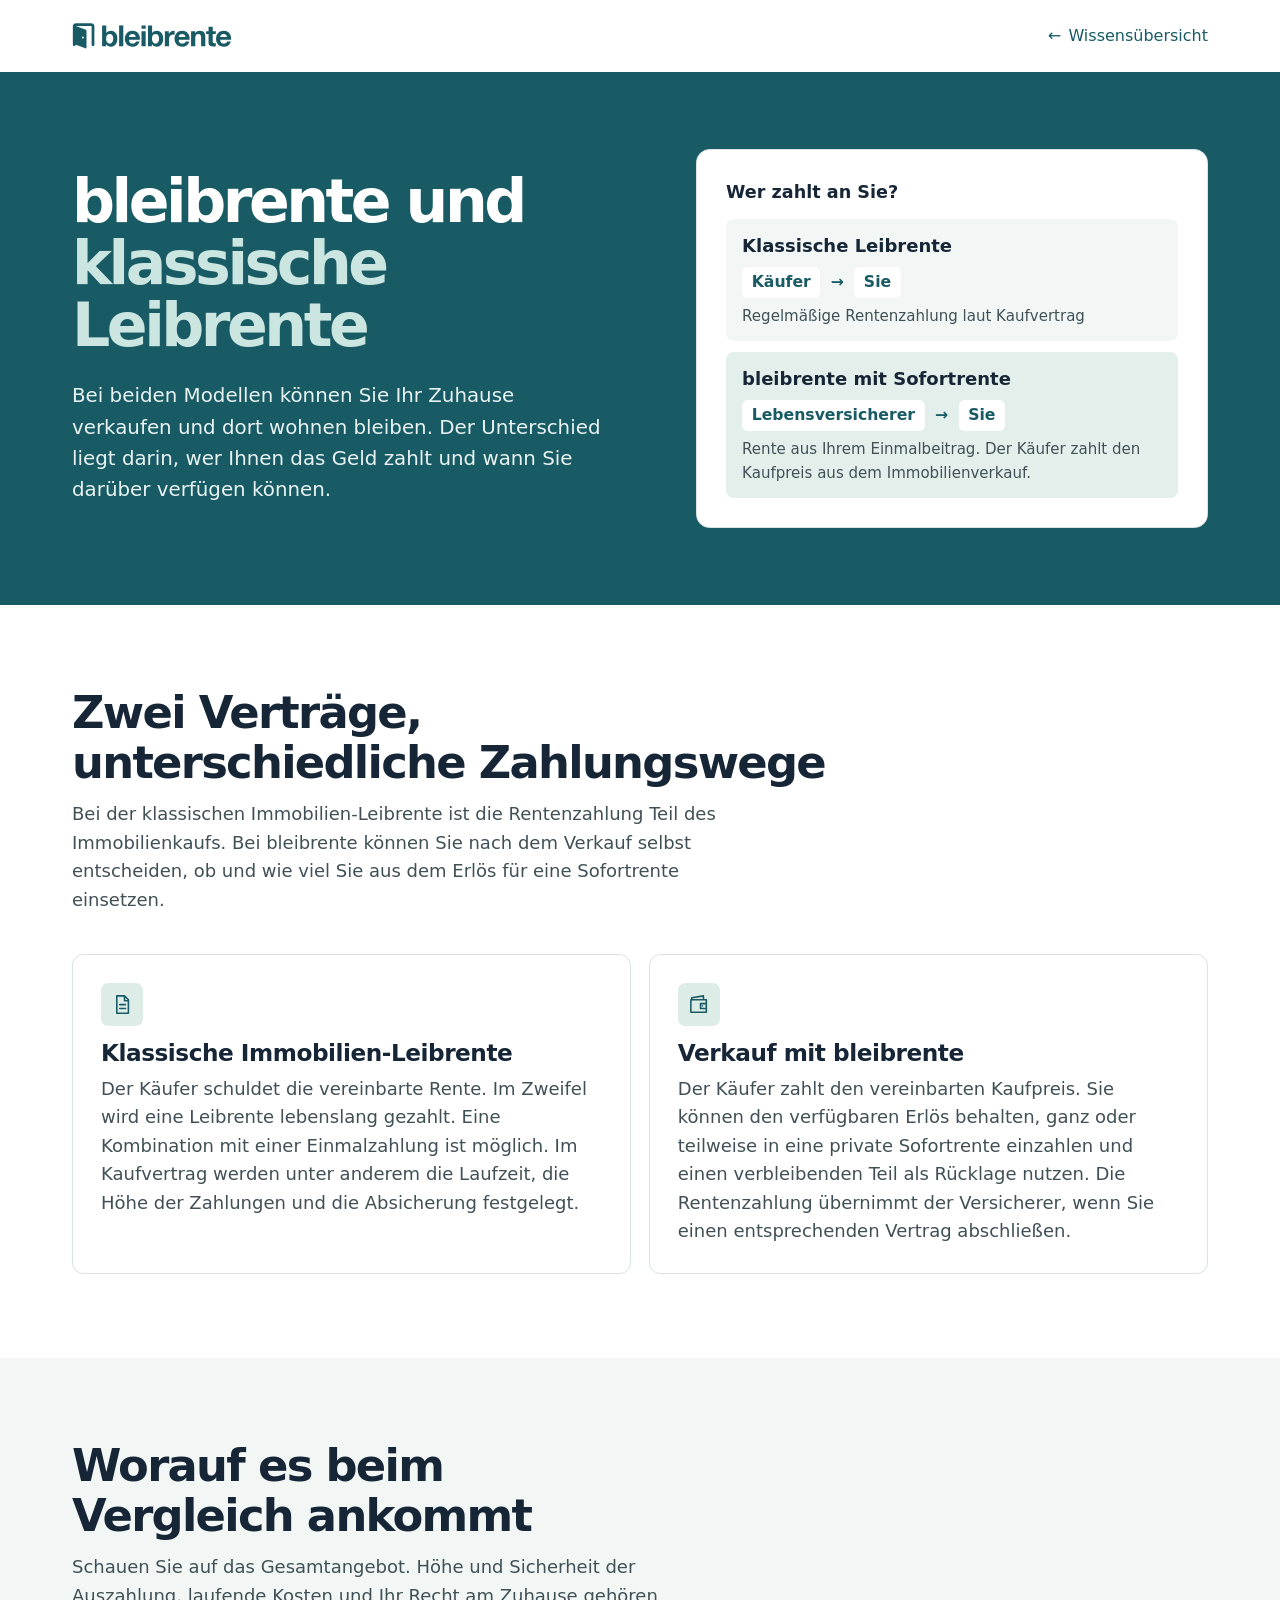
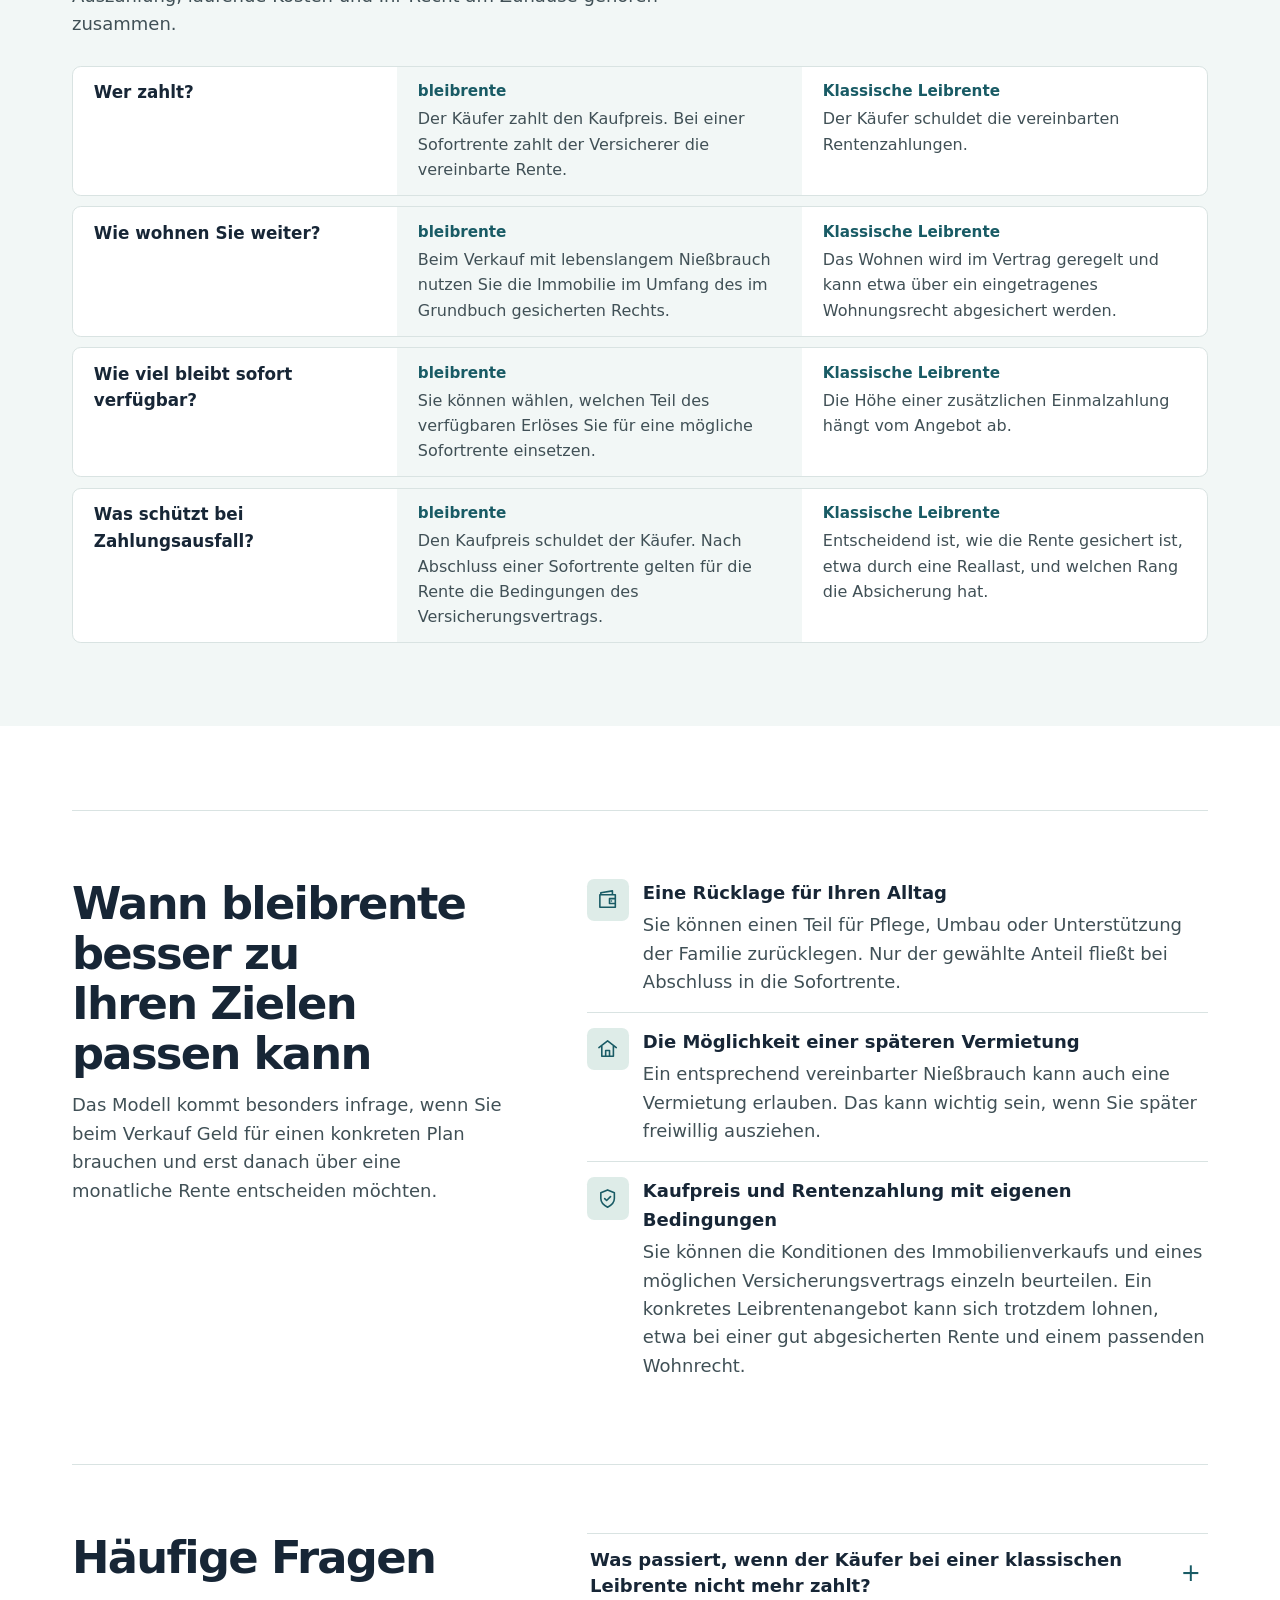
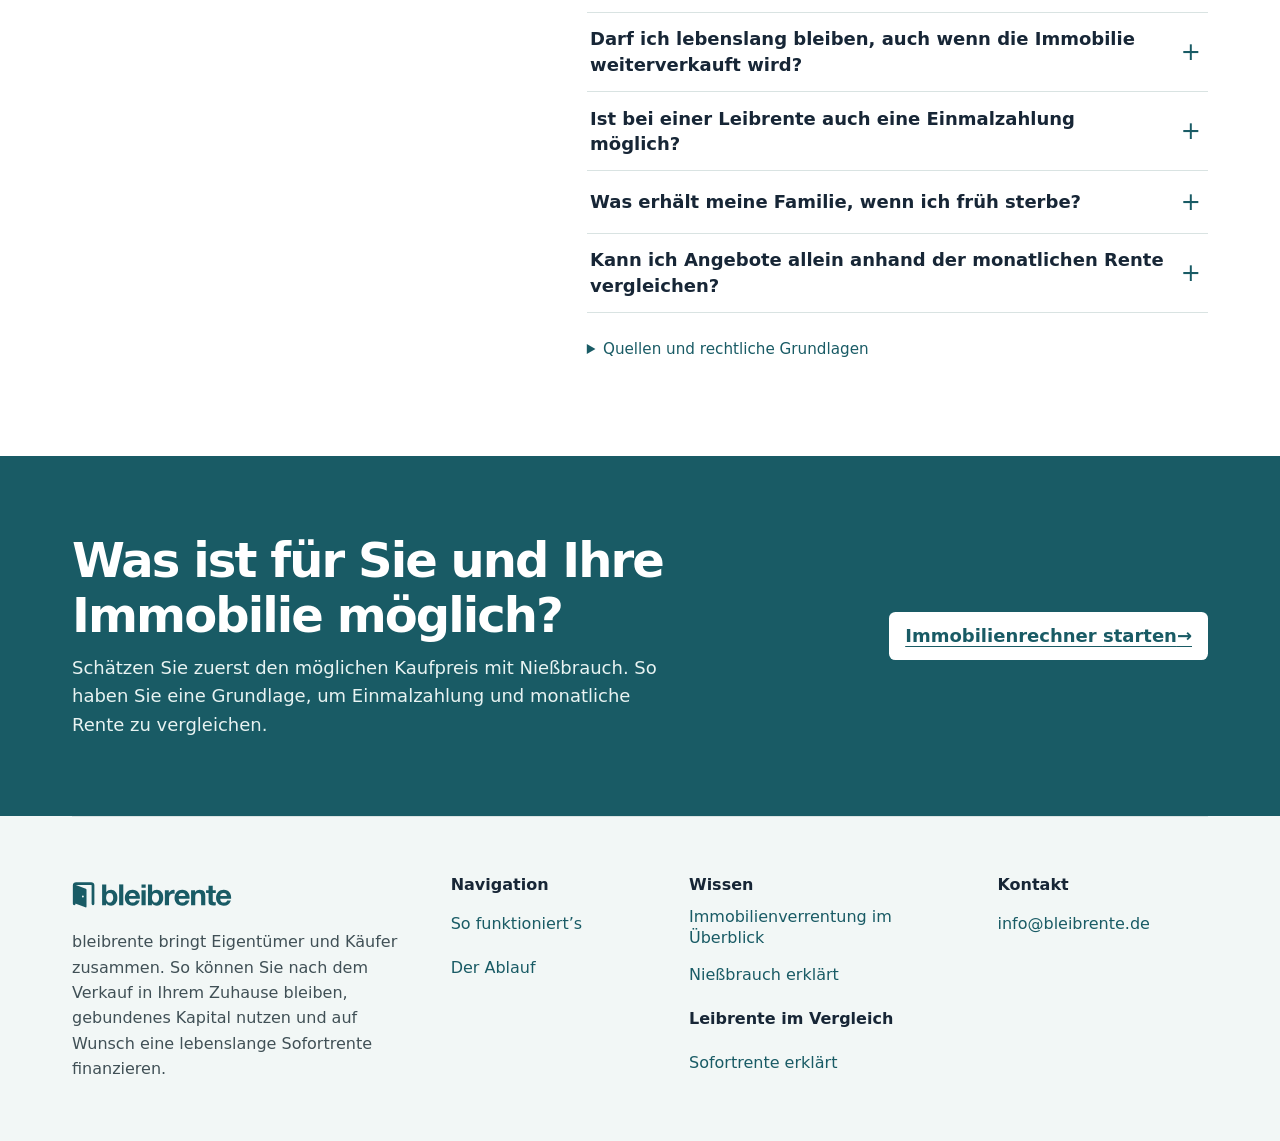
<file: leibrente-vergleich.html>
<!doctype html>
<html lang="de">
<head>
  <meta charset="utf-8">
  <meta name="viewport" content="width=device-width, initial-scale=1">
  <meta name="description" content="Wie unterscheiden sich bleibrente und klassische Immobilien-Leibrente? Vergleichen Sie Zahlungswege, Wohnsicherheit, Einmalzahlung und lebenslange Rente.">
  <meta name="robots" content="noindex">
  <title>bleibrente und klassische Immobilien-Leibrente im Vergleich | bleibrente</title>
  <link rel="icon" type="image/svg+xml" href="bleibrente-tuer-symbol.svg">
  <link rel="stylesheet" href="bleibrente-site.css">
  <link rel="stylesheet" href="bleibrente-wissen.css">
</head>
<body>
  <header class="knowledge-header">
    <div class="site-shell">
      <a class="brand" href="index.html" aria-label="bleibrente, Startseite"><img src="bleibrente-logo-offene-tuer.svg" width="202" height="38" alt="bleibrente"></a>
      <a class="knowledge-nav" href="immobilienverrentung.html"><span aria-hidden="true">←</span> Wissensübersicht</a>
    </div>
  </header>
  <main>
    <section class="knowledge-hero" aria-labelledby="page-title">
      <div class="site-shell">
        <div class="hero-copy">
          <h1 id="page-title">bleibrente und <span>klassische Leibrente</span></h1>
          <p>Bei beiden Modellen können Sie Ihr Zuhause verkaufen und dort wohnen bleiben. Der Unterschied liegt darin, wer Ihnen das Geld zahlt und wann Sie darüber verfügen können.</p>
        </div>
        <div class="visual visual-content">
          <p class="visual-heading">Wer zahlt an Sie?</p>
          <div class="payment-compare">
            <div class="payment-line">
              <p class="payment-label">Klassische Leibrente</p>
              <div class="payment-path"><span>Käufer</span><span aria-hidden="true">→</span><span>Sie</span></div>
              <p>Regelmäßige Rentenzahlung laut Kaufvertrag</p>
            </div>
            <div class="payment-line">
              <p class="payment-label">bleibrente mit Sofortrente</p>
              <div class="payment-path"><span>Lebensversicherer</span><span aria-hidden="true">→</span><span>Sie</span></div>
              <p>Rente aus Ihrem Einmalbeitrag. Der Käufer zahlt den Kaufpreis aus dem Immobilienverkauf.</p>
            </div>
          </div>
        </div>
      </div>
    </section>
    <section class="knowledge-block" id="zahlungswege" aria-labelledby="zahlungswege-titel">
      <div class="site-shell">
        <div class="section-intro">
          <h2 id="zahlungswege-titel">Zwei Verträge, unterschiedliche Zahlungswege</h2>
          <p>Bei der klassischen Immobilien-Leibrente ist die Rentenzahlung Teil des Immobilienkaufs. Bei bleibrente können Sie nach dem Verkauf selbst entscheiden, ob und wie viel Sie aus dem Erlös für eine Sofortrente einsetzen.</p>
        </div>
        <div class="card-grid">
          <div class="knowledge-card">
            <span class="icon-box" aria-hidden="true"><svg viewBox="0 0 24 24" fill="none" stroke="currentColor" stroke-width="1.65" stroke-linecap="round" stroke-linejoin="round"><path d="M6 3h8l4 4v14H6zM14 3v5h4m-9 4h6m-6 4h6"/></svg></span>
            <h3>Klassische Immobilien-Leibrente</h3>
            <p>Der Käufer schuldet die vereinbarte Rente. Im Zweifel wird eine Leibrente lebenslang gezahlt. Eine Kombination mit einer Einmalzahlung ist möglich. Im Kaufvertrag werden unter anderem die Laufzeit, die Höhe der Zahlungen und die Absicherung festgelegt.</p>
          </div>
          <div class="knowledge-card">
            <span class="icon-box" aria-hidden="true"><svg viewBox="0 0 24 24" fill="none" stroke="currentColor" stroke-width="1.65" stroke-linecap="round" stroke-linejoin="round"><path d="M5 7V5l12-2v4M4 7h16v13H4zM20 11h-6v5h6m-4-2.5h.01"/></svg></span>
            <h3>Verkauf mit bleibrente</h3>
            <p>Der Käufer zahlt den vereinbarten Kaufpreis. Sie können den verfügbaren Erlös behalten, ganz oder teilweise in eine private Sofortrente einzahlen und einen verbleibenden Teil als Rücklage nutzen. Die Rentenzahlung übernimmt der Versicherer, wenn Sie einen entsprechenden Vertrag abschließen.</p>
          </div>
        </div>

      </div>
    </section>
    <section class="knowledge-block tinted" id="im-vergleich" aria-labelledby="im-vergleich-titel">
      <div class="site-shell">
        <div class="section-intro">
          <h2 id="im-vergleich-titel">Worauf es beim Vergleich ankommt</h2>
          <p>Schauen Sie auf das Gesamtangebot. Höhe und Sicherheit der Auszahlung, laufende Kosten und Ihr Recht am Zuhause gehören zusammen.</p>
        </div>
        <dl class="comparison">
          <div class="comparison-row"><dt><strong>Wer zahlt?</strong></dt><dd><b>bleibrente</b>Der Käufer zahlt den Kaufpreis. Bei einer Sofortrente zahlt der Versicherer die vereinbarte Rente.</dd><dd><b>Klassische Leibrente</b>Der Käufer schuldet die vereinbarten Rentenzahlungen.</dd></div>
          <div class="comparison-row"><dt><strong>Wie wohnen Sie weiter?</strong></dt><dd><b>bleibrente</b>Beim Verkauf mit lebenslangem Nießbrauch nutzen Sie die Immobilie im Umfang des im Grundbuch gesicherten Rechts.</dd><dd><b>Klassische Leibrente</b>Das Wohnen wird im Vertrag geregelt und kann etwa über ein eingetragenes Wohnungsrecht abgesichert werden.</dd></div>
          <div class="comparison-row"><dt><strong>Wie viel bleibt sofort verfügbar?</strong></dt><dd><b>bleibrente</b>Sie können wählen, welchen Teil des verfügbaren Erlöses Sie für eine mögliche Sofortrente einsetzen.</dd><dd><b>Klassische Leibrente</b>Die Höhe einer zusätzlichen Einmalzahlung hängt vom Angebot ab.</dd></div>
          <div class="comparison-row"><dt><strong>Was schützt bei Zahlungsausfall?</strong></dt><dd><b>bleibrente</b>Den Kaufpreis schuldet der Käufer. Nach Abschluss einer Sofortrente gelten für die Rente die Bedingungen des Versicherungsvertrags.</dd><dd><b>Klassische Leibrente</b>Entscheidend ist, wie die Rente gesichert ist, etwa durch eine Reallast, und welchen Rang die Absicherung hat.</dd></div>
        </dl>

      </div>
    </section>
    <section class="knowledge-block" id="flexibilitaet" aria-labelledby="flexibilitaet-titel">
      <div class="site-shell split">
        <div class="split-heading">
          <h2 id="flexibilitaet-titel">Wann bleibrente besser zu Ihren Zielen passen kann</h2>
          <p>Das Modell kommt besonders infrage, wenn Sie beim Verkauf Geld für einen konkreten Plan brauchen und erst danach über eine monatliche Rente entscheiden möchten.</p>
        </div>
        <dl class="fact-list">
          <div><dt><span class="icon-box" aria-hidden="true"><svg viewBox="0 0 24 24" fill="none" stroke="currentColor" stroke-width="1.65" stroke-linecap="round" stroke-linejoin="round"><path d="M5 7V5l12-2v4M4 7h16v13H4zM20 11h-6v5h6m-4-2.5h.01"/></svg></span>Eine Rücklage für Ihren Alltag</dt><dd>Sie können einen Teil für Pflege, Umbau oder Unterstützung der Familie zurücklegen. Nur der gewählte Anteil fließt bei Abschluss in die Sofortrente.</dd></div>
          <div><dt><span class="icon-box" aria-hidden="true"><svg viewBox="0 0 24 24" fill="none" stroke="currentColor" stroke-width="1.65" stroke-linecap="round" stroke-linejoin="round"><path d="M3 11l9-7 9 7M6 9v11h12V9m-8 11v-6h4v6"/></svg></span>Die Möglichkeit einer späteren Vermietung</dt><dd>Ein entsprechend vereinbarter Nießbrauch kann auch eine Vermietung erlauben. Das kann wichtig sein, wenn Sie später freiwillig ausziehen.</dd></div>
          <div><dt><span class="icon-box" aria-hidden="true"><svg viewBox="0 0 24 24" fill="none" stroke="currentColor" stroke-width="1.65" stroke-linecap="round" stroke-linejoin="round"><path d="M12 3l7 3v6c0 4-4 7.5-7 9-3-1.5-7-5-7-9V6zM9 12l2 2 4-4"/></svg></span>Kaufpreis und Rentenzahlung mit eigenen Bedingungen</dt><dd>Sie können die Konditionen des Immobilienverkaufs und eines möglichen Versicherungsvertrags einzeln beurteilen. Ein konkretes Leibrentenangebot kann sich trotzdem lohnen, etwa bei einer gut abgesicherten Rente und einem passenden Wohnrecht.</dd></div>
        </dl>

      </div>
    </section>
    <section class="knowledge-block" id="fragen-zur-leibrente" aria-labelledby="fragen-zur-leibrente-titel">
      <div class="site-shell split">
        <div class="split-heading">
          <h2 id="fragen-zur-leibrente-titel">Häufige Fragen</h2>
        </div>
        <div class="faq-list">
          <details>
            <summary>Was passiert, wenn der Käufer bei einer klassischen Leibrente nicht mehr zahlt?</summary>
            <p>Welche Möglichkeiten Sie dann haben, hängt vom Kaufvertrag und den vereinbarten Sicherheiten ab. Eine Reallast im Grundbuch kann wiederkehrende Leistungen absichern. Lassen Sie sich Rang, Durchsetzung und mögliche Rücktritts- oder Rückübertragungsregelungen vorab erläutern.</p>
          </details>
          <details>
            <summary>Darf ich lebenslang bleiben, auch wenn die Immobilie weiterverkauft wird?</summary>
            <p>Bei einem gewöhnlichen Weiterverkauf kommt es auf das eingetragene Recht und seinen Inhalt an. Für den Fall einer Zwangsversteigerung gelten besondere Regeln, bei denen auch der Rang des Rechts eine Rolle spielt.</p>
          </details>
          <details>
            <summary>Ist bei einer Leibrente auch eine Einmalzahlung möglich?</summary>
            <p>Ja. Käufer und Verkäufer können einen Teil des Kaufpreises als Einmalzahlung und den Rest als Rente vereinbaren. Vergleichen Sie dabei, wie viel Geld sofort verfügbar ist, wie hoch die Rente ist und wie beide Zahlungen abgesichert sind.</p>
          </details>
          <details>
            <summary>Was erhält meine Familie, wenn ich früh sterbe?</summary>
            <p>Das hängt vom jeweiligen Vertrag ab. Bei der klassischen Leibrente kommt es etwa auf eine Garantiezeit oder ausdrücklich vereinbarte Ansprüche für Angehörige an. Bei der Sofortrente entscheidet der Versicherungsvertrag über Leistungen im Todesfall.</p>
          </details>
          <details>
            <summary>Kann ich Angebote allein anhand der monatlichen Rente vergleichen?</summary>
            <p>Für einen fairen Vergleich brauchen Sie auch den Einmalbetrag, die Regeln zur Anpassung der Rente, laufende Kosten am Haus und die Absicherung des Wohnens und der Zahlungen.</p>
          </details>
        </div>
        <details class="references">
          <summary>Quellen und rechtliche Grundlagen</summary>
          <ul>
            <li><a href="https://www.gesetze-im-internet.de/bgb/__759.html">§ 759 BGB zur Dauer einer Leibrente</a></li>
            <li><a href="https://www.gesetze-im-internet.de/bgb/__1105.html">§ 1105 BGB zur Reallast</a></li>
            <li><a href="https://www.gesetze-im-internet.de/zvg/__52.html">§ 52 ZVG zum Fortbestand eingetragener Rechte</a></li>
          </ul>
        </details>
      </div>
    </section>
    <section class="contact-section" id="kontakt" aria-labelledby="contact-title">
      <div class="site-shell">
        <div>
          <h2 id="contact-title">Was ist für Sie und Ihre Immobilie möglich?</h2>
          <p>Schätzen Sie zuerst den möglichen Kaufpreis mit Nießbrauch. So haben Sie eine Grundlage, um Einmalzahlung und monatliche Rente zu vergleichen.</p>
        </div>
        <a class="calculator-cta" href="immobilienrechner.html" data-open-rechner><span class="link-label">Immobilienrechner <span class="link-ending">starten<span aria-hidden="true">→</span></span></span></a>
      </div>
    </section>
  </main>
  <footer class="site-footer">
    <div class="site-shell">
      <div>
        <a class="brand" href="index.html" aria-label="bleibrente, Startseite"><img src="bleibrente-logo-offene-tuer.svg" width="202" height="38" alt="bleibrente"></a>
        <p class="footer-tagline">bleibrente bringt Eigentümer und Käufer zusammen. So können Sie nach dem Verkauf in Ihrem Zuhause bleiben, gebundenes Kapital nutzen und auf Wunsch eine lebenslange Sofortrente finanzieren.</p>
      </div>
      <nav class="footer-group" aria-labelledby="footer-navigation-title">
        <h2 id="footer-navigation-title">Navigation</h2>
        <a href="index.html#so-funktionierts">So funktioniert’s</a>
        <a href="index.html#ablauf">Der Ablauf</a>
      </nav>
      <nav class="footer-group" aria-labelledby="footer-knowledge-title">
        <h2 id="footer-knowledge-title">Wissen</h2>
        <a href="immobilienverrentung.html">Immobilienverrentung im Überblick</a>
        <a href="niessbrauch.html">Nießbrauch erklärt</a>
        <span aria-current="page">Leibrente im Vergleich</span>
        <a href="sofortrente.html">Sofortrente erklärt</a>
      </nav>
      <div class="footer-group">
        <h2>Kontakt</h2>
        <address><a href="mailto:info@bleibrente.de">info@bleibrente.de</a></address>
      </div>
    </div>
  </footer>
  <dialog class="calculator-dialog" id="rechner" aria-label="Immobilienrechner">
    <div class="calculator-dialog-header">
      <form method="dialog">
        <button class="calculator-dialog-close" type="submit" aria-label="Rechner schließen" autofocus>×</button>
      </form>
    </div>
    <iframe title="Immobilienrechner von bleibrente" data-src="immobilienrechner.html?fenster=1"></iframe>
  </dialog>
  <script src="rechner-fenster.js" defer></script>
</body>
</html>
</file>
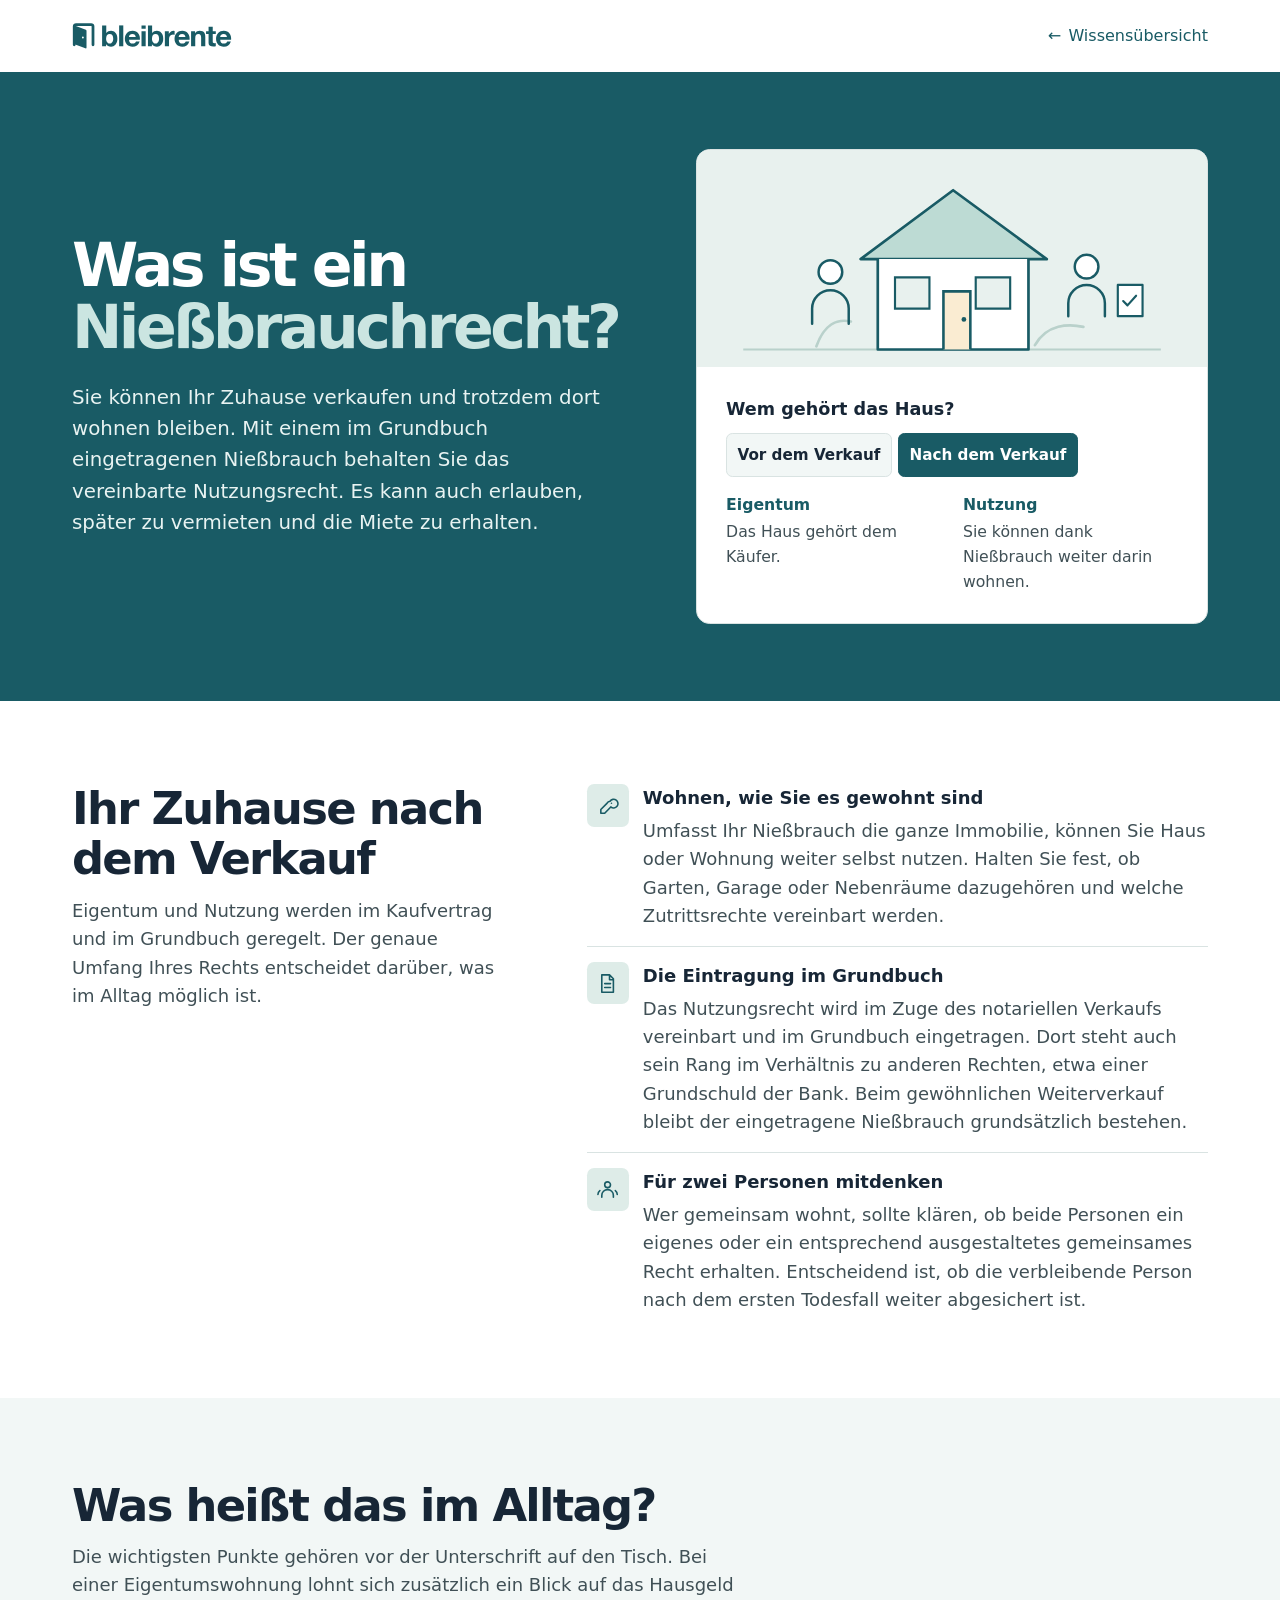
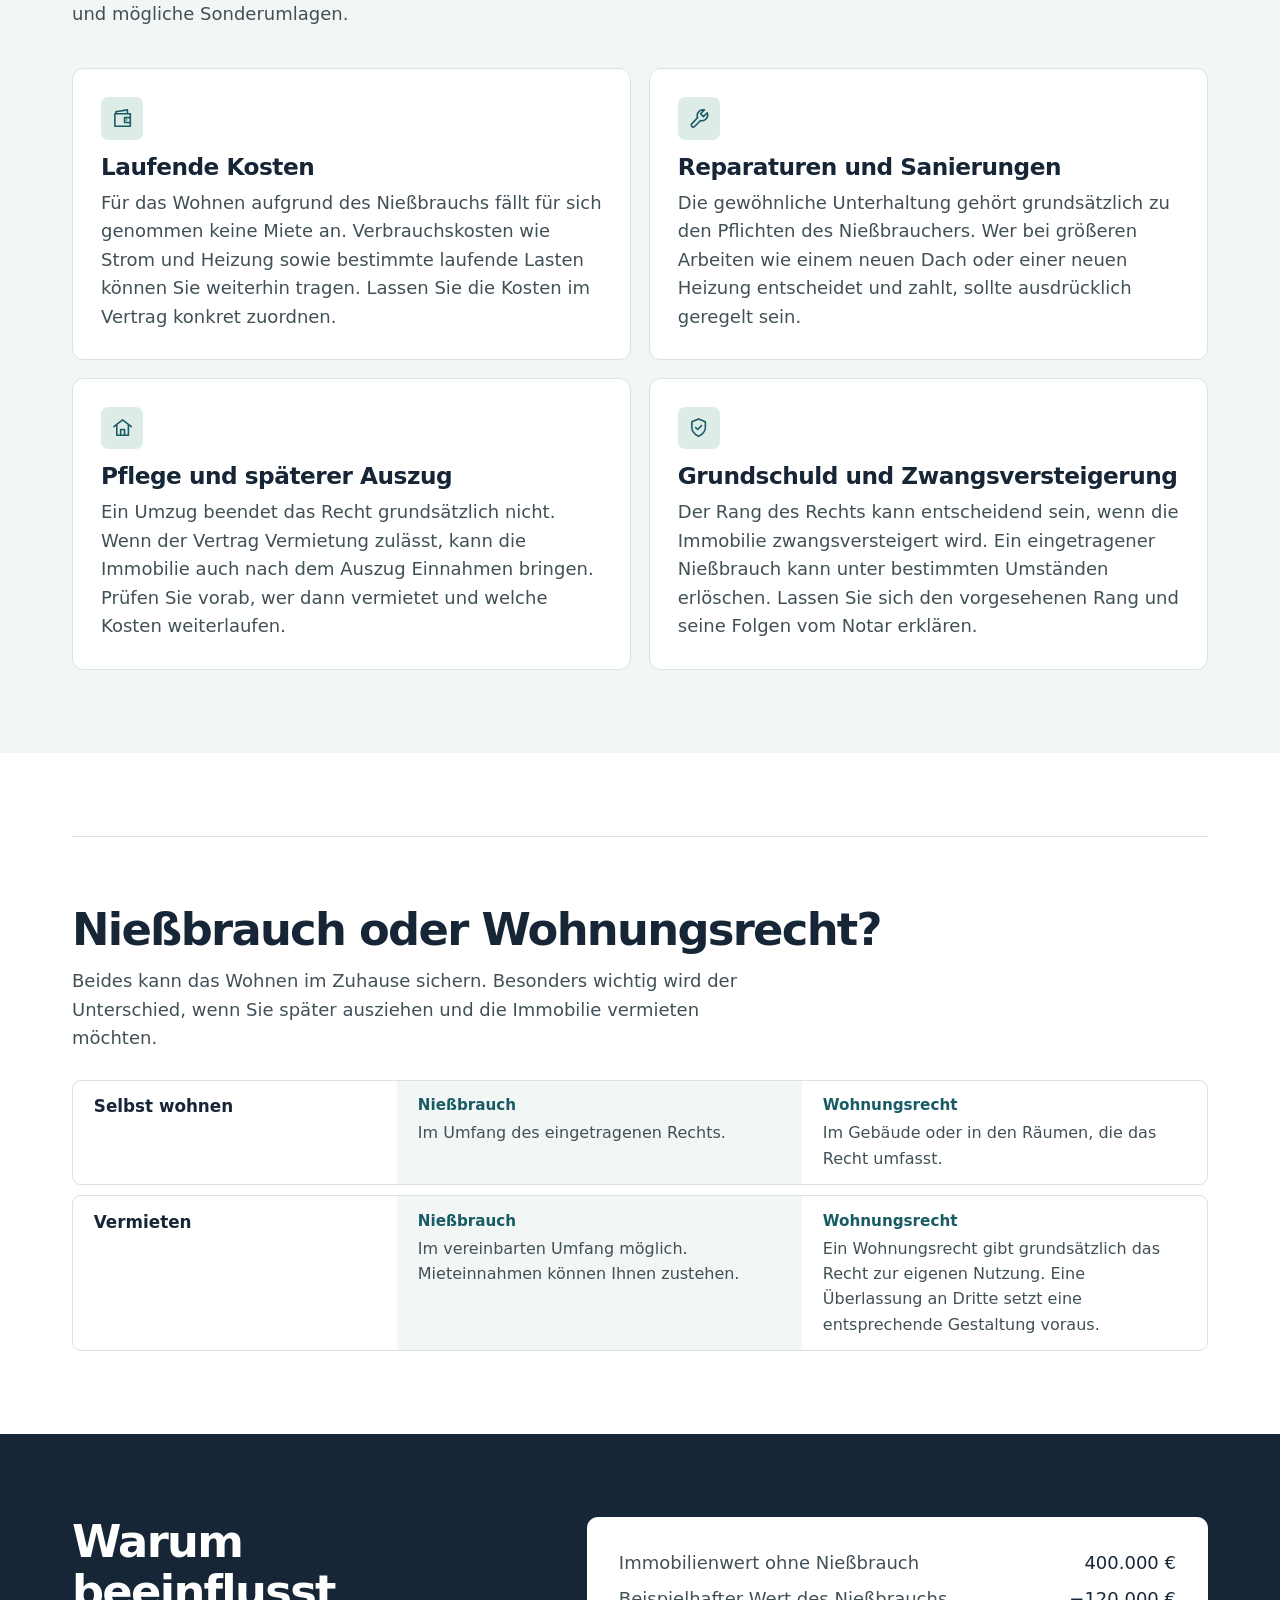
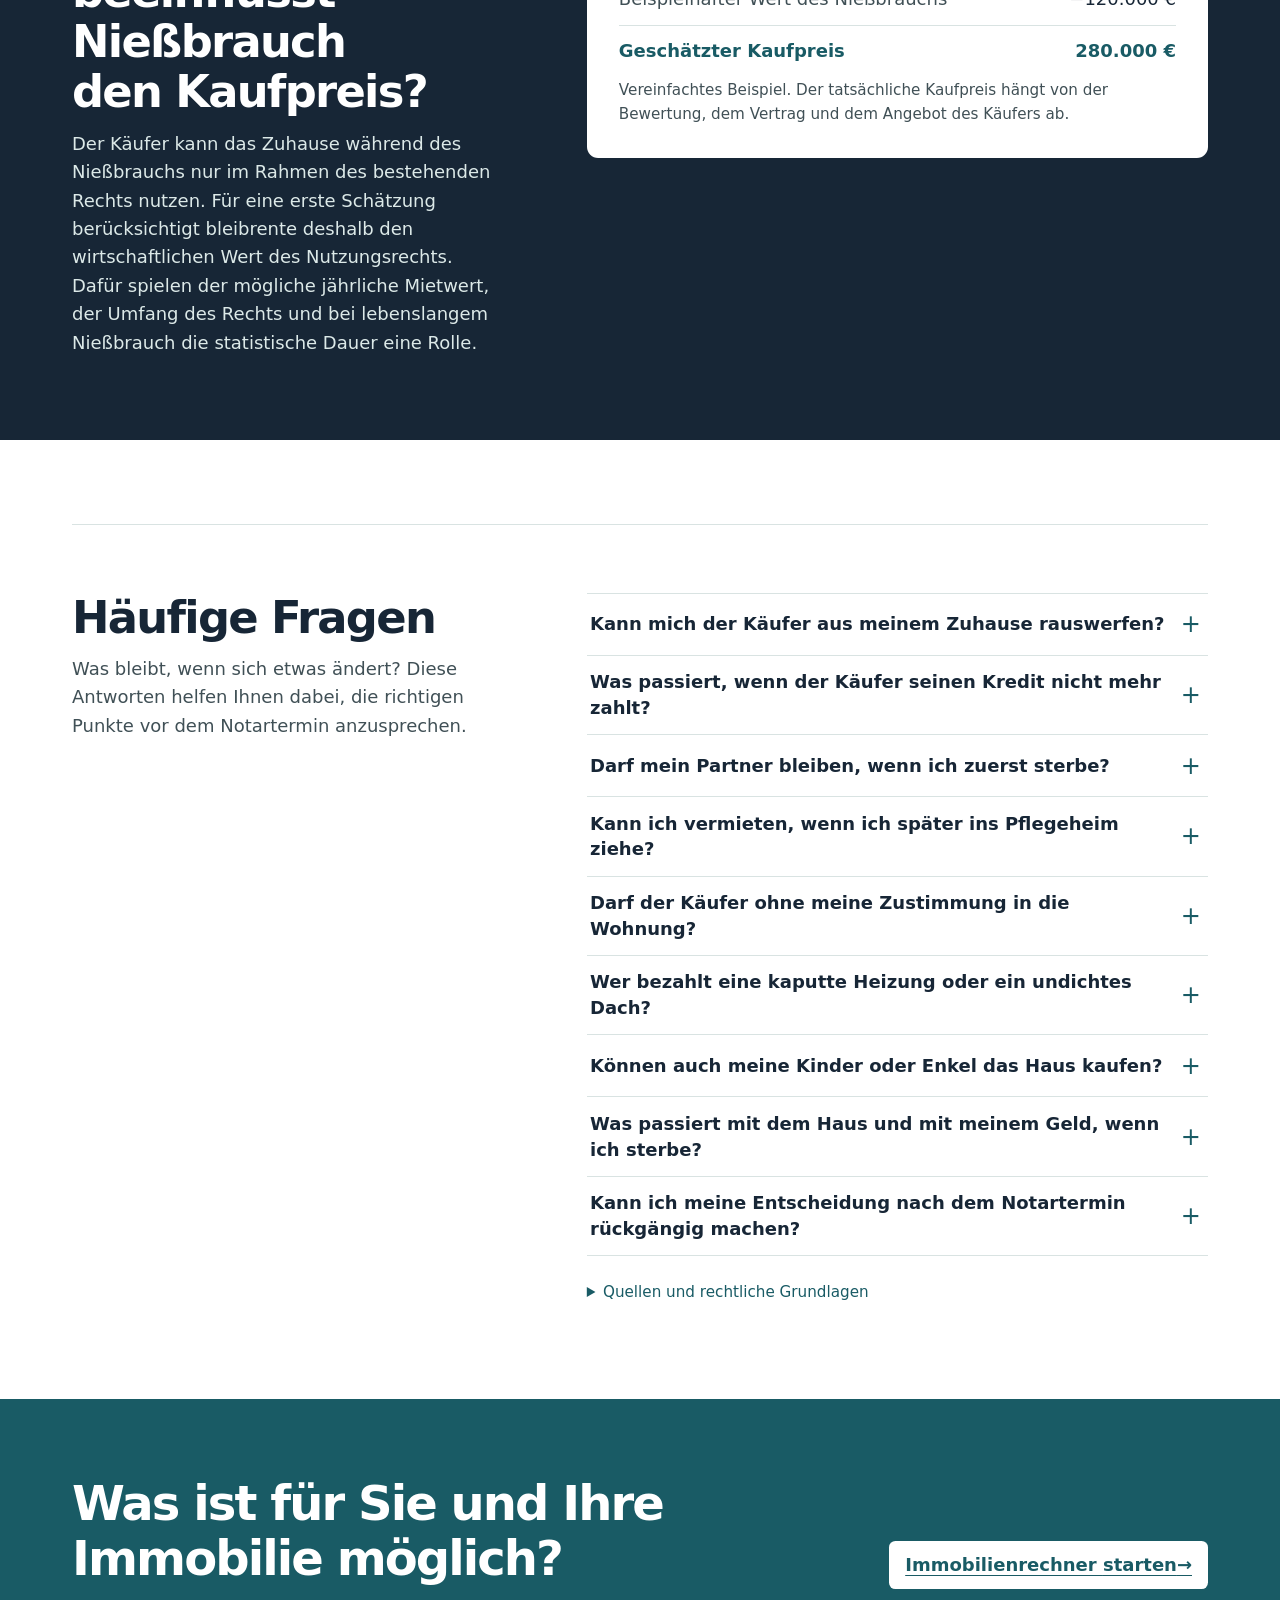
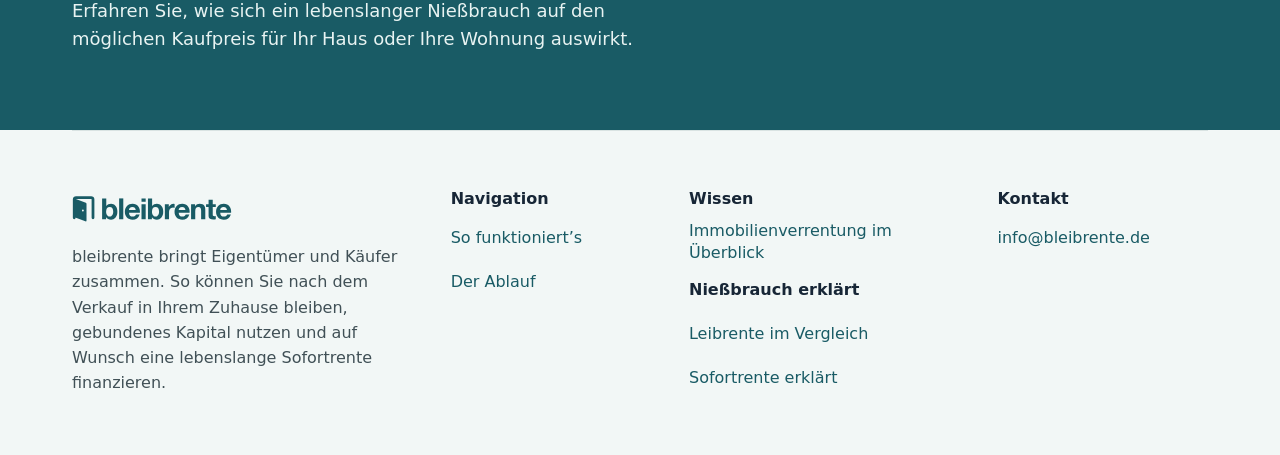
<file: niessbrauch.html>
<!doctype html>
<html lang="de">
<head>
  <meta charset="utf-8">
  <meta name="viewport" content="width=device-width, initial-scale=1">
  <meta name="description" content="Was bedeutet lebenslanger Nießbrauch beim Immobilienverkauf? Lesen Sie, wie das Grundbuch schützt, wer Reparaturen zahlt und was bei Pflege, Todesfall oder Weiterverkauf gilt.">
  <meta name="robots" content="noindex">
  <title>Nießbrauch beim Immobilienverkauf einfach erklärt | bleibrente</title>
  <link rel="icon" type="image/svg+xml" href="bleibrente-tuer-symbol.svg">
  <link rel="stylesheet" href="bleibrente-site.css">
  <link rel="stylesheet" href="bleibrente-wissen.css">
</head>
<body>
  <header class="knowledge-header">
    <div class="site-shell">
      <a class="brand" href="index.html" aria-label="bleibrente, Startseite"><img src="bleibrente-logo-offene-tuer.svg" width="202" height="38" alt="bleibrente"></a>
      <a class="knowledge-nav" href="immobilienverrentung.html"><span aria-hidden="true">←</span> Wissensübersicht</a>
    </div>
  </header>
  <main>
    <section class="knowledge-hero" aria-labelledby="page-title">
      <div class="site-shell">
        <div class="hero-copy">
          <h1 id="page-title">Was ist ein <span>Nießbrauchrecht?</span></h1>
          <p>Sie können Ihr Zuhause verkaufen und trotzdem dort wohnen bleiben. Mit einem im Grundbuch eingetragenen Nießbrauch behalten Sie das vereinbarte Nutzungsrecht. Es kann auch erlauben, später zu vermieten und die Miete zu erhalten.</p>
        </div>
        <div class="visual visual-switch">
          <div class="visual-art" aria-hidden="true">
            <svg viewBox="0 0 420 193" fill="none">
              <path d="M16 177h388" stroke="#b9d1cb" stroke-width="2"/>
              <path d="M84 174c7-20 19-26 32-23m171 22c11-20 32-20 45-17" stroke="#b9d1cb" stroke-width="2.5" stroke-linecap="round"/>
              <path d="M125 93l86-64 87 64H125Z" fill="#bddbd4" stroke="#195b65" stroke-width="2.5" stroke-linejoin="round"/>
              <path d="M141 93v84h140V93" fill="#fff" stroke="#195b65" stroke-width="2.5" stroke-linejoin="round"/>
              <path d="M157 110h32v29h-32zm75 0h32v29h-32z" fill="#e8f1ee" stroke="#195b65" stroke-width="2"/>
              <path d="M202 177v-54h25v54" fill="#faecd2" stroke="#195b65" stroke-width="2.4"/>
              <circle cx="221" cy="149" r="2.2" fill="#195b65"/>
              <circle cx="97" cy="105" r="11" fill="#fff" stroke="#195b65" stroke-width="2.3"/>
              <path d="M80 153v-14a17 17 0 1 1 34 0v14" stroke="#195b65" stroke-width="2.3" stroke-linecap="round"/>
              <g class="owner-accent">
                <circle cx="335" cy="100" r="11" fill="#fff" stroke="#195b65" stroke-width="2.3"/>
                <path d="M318 146v-12a17 17 0 1 1 34 0v12" stroke="#195b65" stroke-width="2.3" stroke-linecap="round"/>
                <path d="M364 117h23v29h-23z" fill="#fff" stroke="#195b65" stroke-width="2" stroke-linejoin="round"/>
                <path d="m369 132 4 4 8-9" stroke="#195b65" stroke-width="2" stroke-linecap="round" stroke-linejoin="round"/>
              </g>
            </svg>
          </div>
          <div class="visual-content">
            <fieldset>
              <legend class="visual-heading">Wem gehört das Haus?</legend>
              <div class="visual-options">
                <label><input type="radio" name="eigentuemer" id="vorher">Vor dem Verkauf</label>
                <label><input type="radio" name="eigentuemer" id="nachher" checked>Nach dem Verkauf</label>
              </div>
            </fieldset>
            <div class="ownership-state">
              <dl class="visual-pairs" data-state="before">
                <div><dt>Eigentum</dt><dd>Das Haus gehört Ihnen.</dd></div>
                <div><dt>Nutzung</dt><dd>Sie wohnen als Eigentümer darin.</dd></div>
              </dl>
              <dl class="visual-pairs" data-state="after">
                <div><dt>Eigentum</dt><dd>Das Haus gehört dem Käufer.</dd></div>
                <div><dt>Nutzung</dt><dd>Sie können dank Nießbrauch weiter darin wohnen.</dd></div>
              </dl>
            </div>
          </div>
        </div>
      </div>
    </section>
    <section class="knowledge-block" id="grundbuch" aria-labelledby="grundbuch-titel">
      <div class="site-shell split">
        <div class="split-heading">
          <h2 id="grundbuch-titel">Ihr Zuhause nach dem Verkauf</h2>
          <p>Eigentum und Nutzung werden im Kaufvertrag und im Grundbuch geregelt. Der genaue Umfang Ihres Rechts entscheidet darüber, was im Alltag möglich ist.</p>
        </div>
        <dl class="fact-list">
          <div><dt><span class="icon-box" aria-hidden="true"><svg viewBox="0 0 24 24" fill="none" stroke="currentColor" stroke-width="1.65" stroke-linecap="round" stroke-linejoin="round"><path d="M14.5 7.5a4.5 4.5 0 1 1 .8 5.9L9 20H5v-4l6.3-6.3a4.5 4.5 0 0 1 3.2-2.2ZM16 9.5h.01"/></svg></span>Wohnen, wie Sie es gewohnt sind</dt><dd>Umfasst Ihr Nießbrauch die ganze Immobilie, können Sie Haus oder Wohnung weiter selbst nutzen. Halten Sie fest, ob Garten, Garage oder Nebenräume dazugehören und welche Zutrittsrechte vereinbart werden.</dd></div>
          <div><dt><span class="icon-box" aria-hidden="true"><svg viewBox="0 0 24 24" fill="none" stroke="currentColor" stroke-width="1.65" stroke-linecap="round" stroke-linejoin="round"><path d="M6 3h8l4 4v14H6zM14 3v5h4m-9 4h6m-6 4h6"/></svg></span>Die Eintragung im Grundbuch</dt><dd>Das Nutzungsrecht wird im Zuge des notariellen Verkaufs vereinbart und im Grundbuch eingetragen. Dort steht auch sein Rang im Verhältnis zu anderen Rechten, etwa einer Grundschuld der Bank. Beim gewöhnlichen Weiterverkauf bleibt der eingetragene Nießbrauch grundsätzlich bestehen.</dd></div>
          <div><dt><span class="icon-box" aria-hidden="true"><svg viewBox="0 0 24 24" fill="none" stroke="currentColor" stroke-width="1.65" stroke-linecap="round" stroke-linejoin="round"><path d="M12 10a3 3 0 1 0 0-6 3 3 0 0 0 0 6ZM6 20v-2a6 6 0 0 1 12 0v2m2-7a5 5 0 0 1 2 4m-18-4a5 5 0 0 0-2 4"/></svg></span>Für zwei Personen mitdenken</dt><dd>Wer gemeinsam wohnt, sollte klären, ob beide Personen ein eigenes oder ein entsprechend ausgestaltetes gemeinsames Recht erhalten. Entscheidend ist, ob die verbleibende Person nach dem ersten Todesfall weiter abgesichert ist.</dd></div>
        </dl>

      </div>
    </section>
    <section class="knowledge-block tinted" id="alltag" aria-labelledby="alltag-titel">
      <div class="site-shell">
        <div class="section-intro">
          <h2 id="alltag-titel">Was heißt das im Alltag?</h2>
          <p>Die wichtigsten Punkte gehören vor der Unterschrift auf den Tisch. Bei einer Eigentumswohnung lohnt sich zusätzlich ein Blick auf das Hausgeld und mögliche Sonderumlagen.</p>
        </div>
        <div class="card-grid">
          <div class="knowledge-card">
            <span class="icon-box" aria-hidden="true"><svg viewBox="0 0 24 24" fill="none" stroke="currentColor" stroke-width="1.65" stroke-linecap="round" stroke-linejoin="round"><path d="M5 7V5l12-2v4M4 7h16v13H4zM20 11h-6v5h6m-4-2.5h.01"/></svg></span>
            <h3>Laufende Kosten</h3>
            <p>Für das Wohnen aufgrund des Nießbrauchs fällt für sich genommen keine Miete an. Verbrauchskosten wie Strom und Heizung sowie bestimmte laufende Lasten können Sie weiterhin tragen. Lassen Sie die Kosten im Vertrag konkret zuordnen.</p>
          </div>
          <div class="knowledge-card">
            <span class="icon-box" aria-hidden="true"><svg viewBox="0 0 24 24" fill="none" stroke="currentColor" stroke-width="1.65" stroke-linecap="round" stroke-linejoin="round"><path d="m14 7 3 3 4-4a6 6 0 0 1-7 8l-6.4 6.4a2 2 0 0 1-2.8-2.8L11 11a6 6 0 0 1 7-8z"/></svg></span>
            <h3>Reparaturen und Sanierungen</h3>
            <p>Die gewöhnliche Unterhaltung gehört grundsätzlich zu den Pflichten des Nießbrauchers. Wer bei größeren Arbeiten wie einem neuen Dach oder einer neuen Heizung entscheidet und zahlt, sollte ausdrücklich geregelt sein.</p>
          </div>
          <div class="knowledge-card">
            <span class="icon-box" aria-hidden="true"><svg viewBox="0 0 24 24" fill="none" stroke="currentColor" stroke-width="1.65" stroke-linecap="round" stroke-linejoin="round"><path d="M3 11l9-7 9 7M6 9v11h12V9m-8 11v-6h4v6"/></svg></span>
            <h3>Pflege und späterer Auszug</h3>
            <p>Ein Umzug beendet das Recht grundsätzlich nicht. Wenn der Vertrag Vermietung zulässt, kann die Immobilie auch nach dem Auszug Einnahmen bringen. Prüfen Sie vorab, wer dann vermietet und welche Kosten weiterlaufen.</p>
          </div>
          <div class="knowledge-card">
            <span class="icon-box" aria-hidden="true"><svg viewBox="0 0 24 24" fill="none" stroke="currentColor" stroke-width="1.65" stroke-linecap="round" stroke-linejoin="round"><path d="M12 3l7 3v6c0 4-4 7.5-7 9-3-1.5-7-5-7-9V6zM9 12l2 2 4-4"/></svg></span>
            <h3>Grundschuld und Zwangsversteigerung</h3>
            <p>Der Rang des Rechts kann entscheidend sein, wenn die Immobilie zwangsversteigert wird. Ein eingetragener Nießbrauch kann unter bestimmten Umständen erlöschen. Lassen Sie sich den vorgesehenen Rang und seine Folgen vom Notar erklären.</p>
          </div>
        </div>

      </div>
    </section>
    <section class="knowledge-block" id="vergleich-wohnungsrecht" aria-labelledby="vergleich-wohnungsrecht-titel">
      <div class="site-shell">
        <div class="section-intro">
          <h2 id="vergleich-wohnungsrecht-titel">Nießbrauch oder Wohnungsrecht?</h2>
          <p>Beides kann das Wohnen im Zuhause sichern. Besonders wichtig wird der Unterschied, wenn Sie später ausziehen und die Immobilie vermieten möchten.</p>
        </div>
        <dl class="comparison">
          <div class="comparison-row"><dt><strong>Selbst wohnen</strong></dt><dd><b>Nießbrauch</b>Im Umfang des eingetragenen Rechts.</dd><dd><b>Wohnungsrecht</b>Im Gebäude oder in den Räumen, die das Recht umfasst.</dd></div>
          <div class="comparison-row"><dt><strong>Vermieten</strong></dt><dd><b>Nießbrauch</b>Im vereinbarten Umfang möglich. Mieteinnahmen können Ihnen zustehen.</dd><dd><b>Wohnungsrecht</b>Ein Wohnungsrecht gibt grundsätzlich das Recht zur eigenen Nutzung. Eine Überlassung an Dritte setzt eine entsprechende Gestaltung voraus.</dd></div>
        </dl>

      </div>
    </section>
    <section class="knowledge-block dark" id="kaufpreis" aria-labelledby="kaufpreis-titel">
      <div class="site-shell split">
        <div class="split-heading">
          <h2 id="kaufpreis-titel">Warum beeinflusst Nießbrauch den Kaufpreis?</h2>
          <p>Der Käufer kann das Zuhause während des Nießbrauchs nur im Rahmen des bestehenden Rechts nutzen. Für eine erste Schätzung berücksichtigt bleibrente deshalb den wirtschaftlichen Wert des Nutzungsrechts. Dafür spielen der mögliche jährliche Mietwert, der Umfang des Rechts und bei lebenslangem Nießbrauch die statistische Dauer eine Rolle.</p>
        </div>
        <div class="example"><dl>
          <div><dt>Immobilienwert ohne Nießbrauch</dt><dd>400.000 €</dd></div>
          <div><dt>Beispielhafter Wert des Nießbrauchs</dt><dd>−120.000 €</dd></div>
          <div class="result"><dt>Geschätzter Kaufpreis</dt><dd>280.000 €</dd></div>
          </dl>
          <p class="example-note">Vereinfachtes Beispiel. Der tatsächliche Kaufpreis hängt von der Bewertung, dem Vertrag und dem Angebot des Käufers ab.</p>
        </div>

      </div>
    </section>
    <section class="knowledge-block" id="fragen-zum-niessbrauch" aria-labelledby="fragen-zum-niessbrauch-titel">
      <div class="site-shell split">
        <div class="split-heading">
          <h2 id="fragen-zum-niessbrauch-titel">Häufige Fragen</h2>
          <p>Was bleibt, wenn sich etwas ändert? Diese Antworten helfen Ihnen dabei, die richtigen Punkte vor dem Notartermin anzusprechen.</p>
        </div>
        <div class="faq-list">
          <details>
            <summary>Kann mich der Käufer aus meinem Zuhause rauswerfen?</summary>
            <p>Ein gewöhnlicher Verkauf ändert Ihr wirksam eingetragenes Nutzungsrecht grundsätzlich nicht. Umfasst es das Wohnen, kann der Käufer Sie nicht allein deshalb zum Auszug zwingen, weil ihm das Haus jetzt gehört. Bei einer Zwangsversteigerung gelten besondere Regeln.</p>
          </details>
          <details>
            <summary>Was passiert, wenn der Käufer seinen Kredit nicht mehr zahlt?</summary>
            <p>Ein Zahlungsrückstand beendet Ihr Recht für sich genommen nicht. Kommt es zur Zwangsversteigerung, kommt es unter anderem auf den Rang des Nießbrauchs und die Versteigerungsbedingungen an. Ein nachrangiges Recht kann erlöschen. Fragen Sie den Notar, wie Ihr konkretes Recht gegenüber der finanzierenden Bank steht.</p>
          </details>
          <details>
            <summary>Darf mein Partner bleiben, wenn ich zuerst sterbe?</summary>
            <p>Das hängt davon ab, ob Ihr Partner oder Ihre Partnerin selbst durch die Vereinbarung und den Grundbucheintrag abgesichert ist. Ihr persönlicher Nießbrauch endet mit Ihrem Tod. Lassen Sie sich vorab erklären, welches Recht für die überlebende Person fortbesteht.</p>
          </details>
          <details>
            <summary>Kann ich vermieten, wenn ich später ins Pflegeheim ziehe?</summary>
            <p>Wenn Ihr Nießbrauch die Vermietung umfasst, ist das grundsätzlich möglich. Klären Sie, wer Mieter auswählt, wem die Miete zufließt und wer Leerstand oder Reparaturen trägt. Eine vorzeitige Aufgabe des Rechts und eine mögliche Abfindung wären gesondert zu vereinbaren.</p>
          </details>
          <details>
            <summary>Darf der Käufer ohne meine Zustimmung in die Wohnung?</summary>
            <p>Der Käufer erhält durch das Eigentum allein kein freies Zutrittsrecht zu den vom Nießbrauch erfassten Räumen. Regeln Sie im Vertrag, wann Zutritt etwa für notwendige Arbeiten oder in dringenden Fällen möglich ist.</p>
          </details>
          <details>
            <summary>Wer bezahlt eine kaputte Heizung oder ein undichtes Dach?</summary>
            <p>Gesetzlich schuldet der Nießbraucher die gewöhnliche Unterhaltung. Ob ein konkreter Defekt darunterfällt und wer eine größere Erneuerung übernimmt, hängt auch vom Vertrag ab. Eine Zuordnung nach konkreten Beispielen hilft, späteren Streit zu vermeiden.</p>
          </details>
          <details>
            <summary>Können auch meine Kinder oder Enkel das Haus kaufen?</summary>
            <p>Ja. Auch innerhalb der Familie kann ein Verkauf mit vorbehaltenem Nießbrauch vereinbart werden. Lassen Sie den Preis, die Finanzierung, die Kostenverteilung und mögliche steuerliche Folgen vor der Unterschrift klären.</p>
          </details>
          <details>
            <summary>Was passiert mit dem Haus und mit meinem Geld, wenn ich sterbe?</summary>
            <p>Nach dem Verkauf gehört das Haus dem Käufer. Ihr persönlicher Nießbrauch endet mit dem Tod. Was von Ihrem ausgezahlten Erlös noch zu Ihrem Vermögen gehört, kann in den Nachlass fallen. Bei einer abgeschlossenen Sofortrente richtet sich die Leistung an Hinterbliebene nach dem Versicherungsvertrag.</p>
          </details>
          <details>
            <summary>Kann ich meine Entscheidung nach dem Notartermin rückgängig machen?</summary>
            <p>Ein notariell beurkundeter Kaufvertrag ist grundsätzlich bindend. Ob ein Rücktritt möglich ist, hängt von einem gesetzlichen oder vereinbarten Rücktrittsrecht ab. Lassen Sie sich die Folgen für Kaufpreis, Eigentum und Nießbrauch deshalb vor der Unterschrift erklären.</p>
          </details>
        </div>
        <details class="references">
          <summary>Quellen und rechtliche Grundlagen</summary>
          <ul>
            <li><a href="https://www.gesetze-im-internet.de/bgb/__873.html">§ 873 BGB zur Einigung und Eintragung im Grundbuch</a></li>
            <li><a href="https://www.gesetze-im-internet.de/bgb/__1030.html">§ 1030 BGB zum Inhalt des Nießbrauchs</a></li>
            <li><a href="https://www.gesetze-im-internet.de/bgb/__1041.html">§ 1041 BGB zur gewöhnlichen Unterhaltung</a></li>
            <li><a href="https://www.gesetze-im-internet.de/zvg/__52.html">§ 52 ZVG zum Fortbestand von Rechten in der Zwangsversteigerung</a></li>
            <li><a href="https://www.gesetze-im-internet.de/immowertv_2022/__47.html">§ 47 ImmoWertV zur Bewertung von Rechten und Belastungen</a></li>
          </ul>
        </details>
      </div>
    </section>
    <section class="contact-section" id="kontakt" aria-labelledby="contact-title">
      <div class="site-shell">
        <div>
          <h2 id="contact-title">Was ist für Sie und Ihre Immobilie möglich?</h2>
          <p>Erfahren Sie, wie sich ein lebenslanger Nießbrauch auf den möglichen Kaufpreis für Ihr Haus oder Ihre Wohnung auswirkt.</p>
        </div>
        <a class="calculator-cta" href="immobilienrechner.html" data-open-rechner><span class="link-label">Immobilienrechner <span class="link-ending">starten<span aria-hidden="true">→</span></span></span></a>
      </div>
    </section>
  </main>
  <footer class="site-footer">
    <div class="site-shell">
      <div>
        <a class="brand" href="index.html" aria-label="bleibrente, Startseite"><img src="bleibrente-logo-offene-tuer.svg" width="202" height="38" alt="bleibrente"></a>
        <p class="footer-tagline">bleibrente bringt Eigentümer und Käufer zusammen. So können Sie nach dem Verkauf in Ihrem Zuhause bleiben, gebundenes Kapital nutzen und auf Wunsch eine lebenslange Sofortrente finanzieren.</p>
      </div>
      <nav class="footer-group" aria-labelledby="footer-navigation-title">
        <h2 id="footer-navigation-title">Navigation</h2>
        <a href="index.html#so-funktionierts">So funktioniert’s</a>
        <a href="index.html#ablauf">Der Ablauf</a>
      </nav>
      <nav class="footer-group" aria-labelledby="footer-knowledge-title">
        <h2 id="footer-knowledge-title">Wissen</h2>
        <a href="immobilienverrentung.html">Immobilienverrentung im Überblick</a>
        <span aria-current="page">Nießbrauch erklärt</span>
        <a href="leibrente-vergleich.html">Leibrente im Vergleich</a>
        <a href="sofortrente.html">Sofortrente erklärt</a>
      </nav>
      <div class="footer-group">
        <h2>Kontakt</h2>
        <address><a href="mailto:info@bleibrente.de">info@bleibrente.de</a></address>
      </div>
    </div>
  </footer>
  <dialog class="calculator-dialog" id="rechner" aria-label="Immobilienrechner">
    <div class="calculator-dialog-header">
      <form method="dialog">
        <button class="calculator-dialog-close" type="submit" aria-label="Rechner schließen" autofocus>×</button>
      </form>
    </div>
    <iframe title="Immobilienrechner von bleibrente" data-src="immobilienrechner.html?fenster=1"></iframe>
  </dialog>
  <script src="rechner-fenster.js" defer></script>
</body>
</html>
</file>
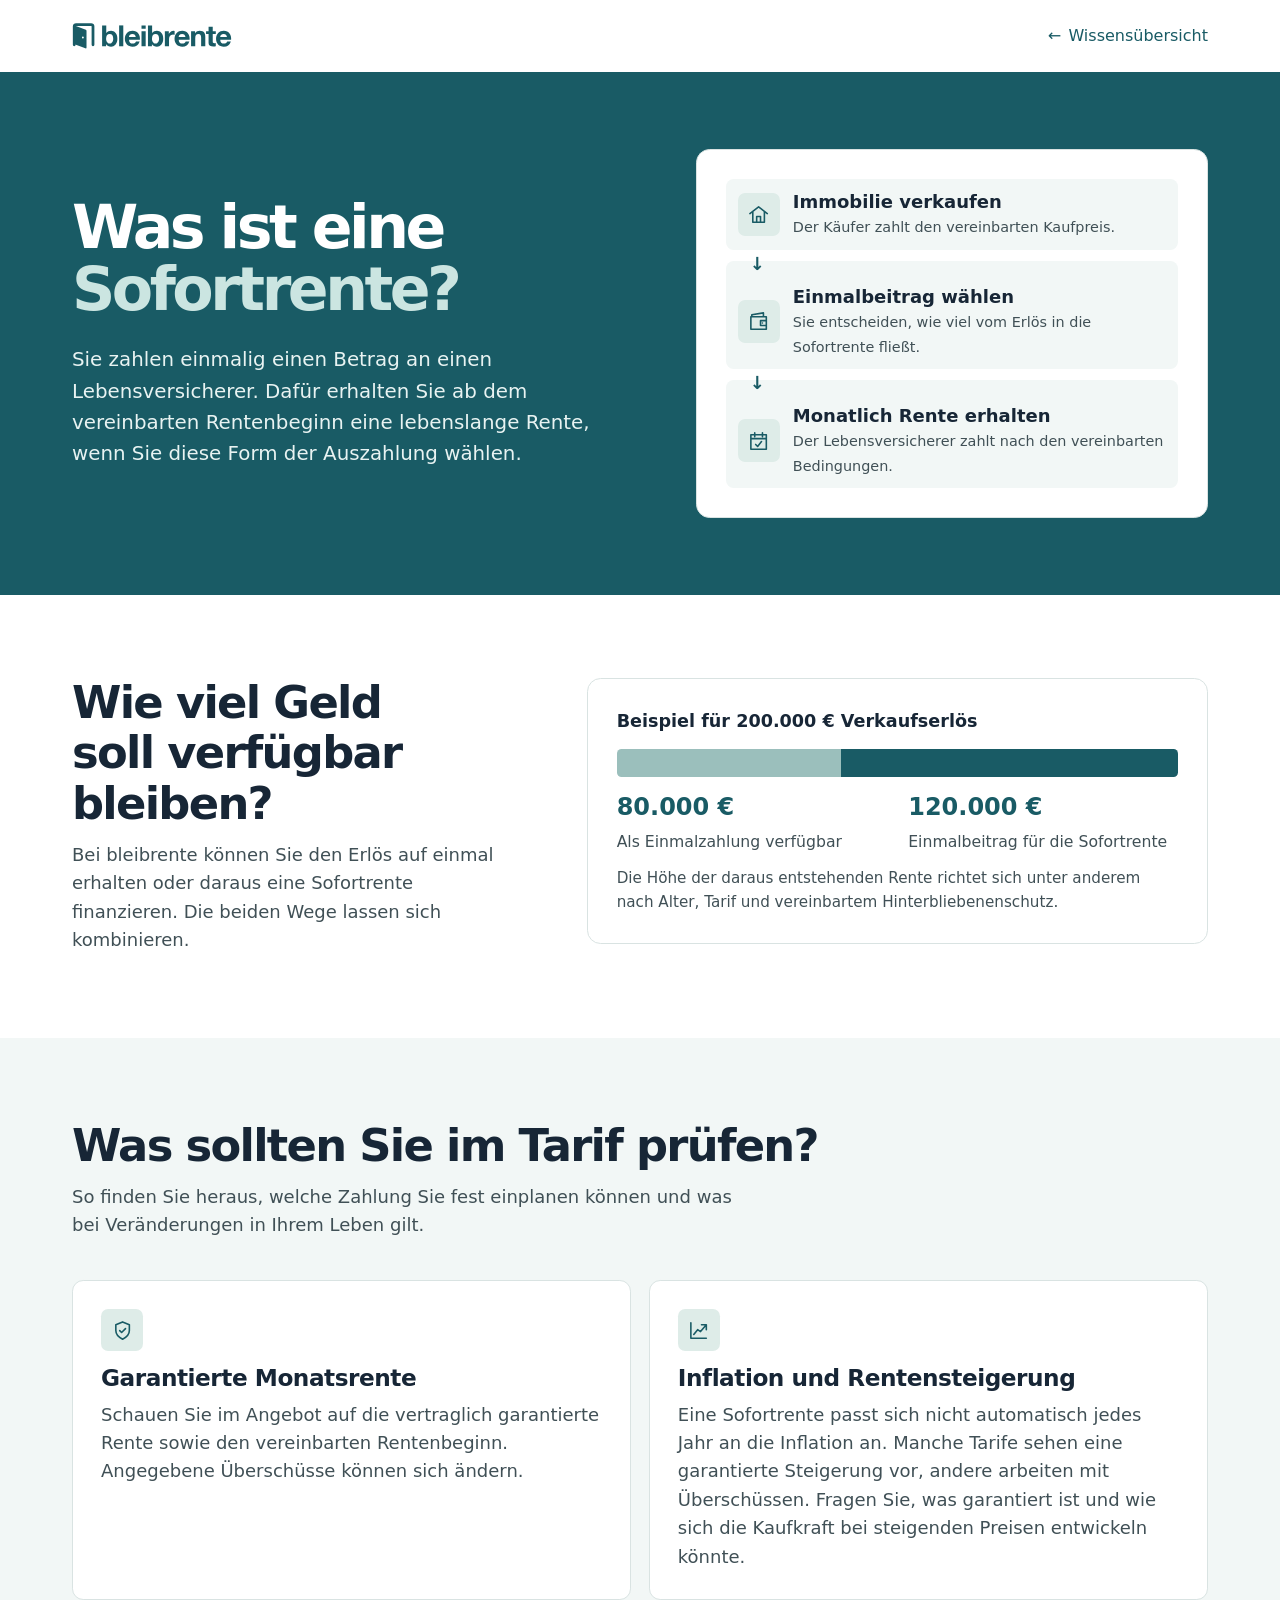
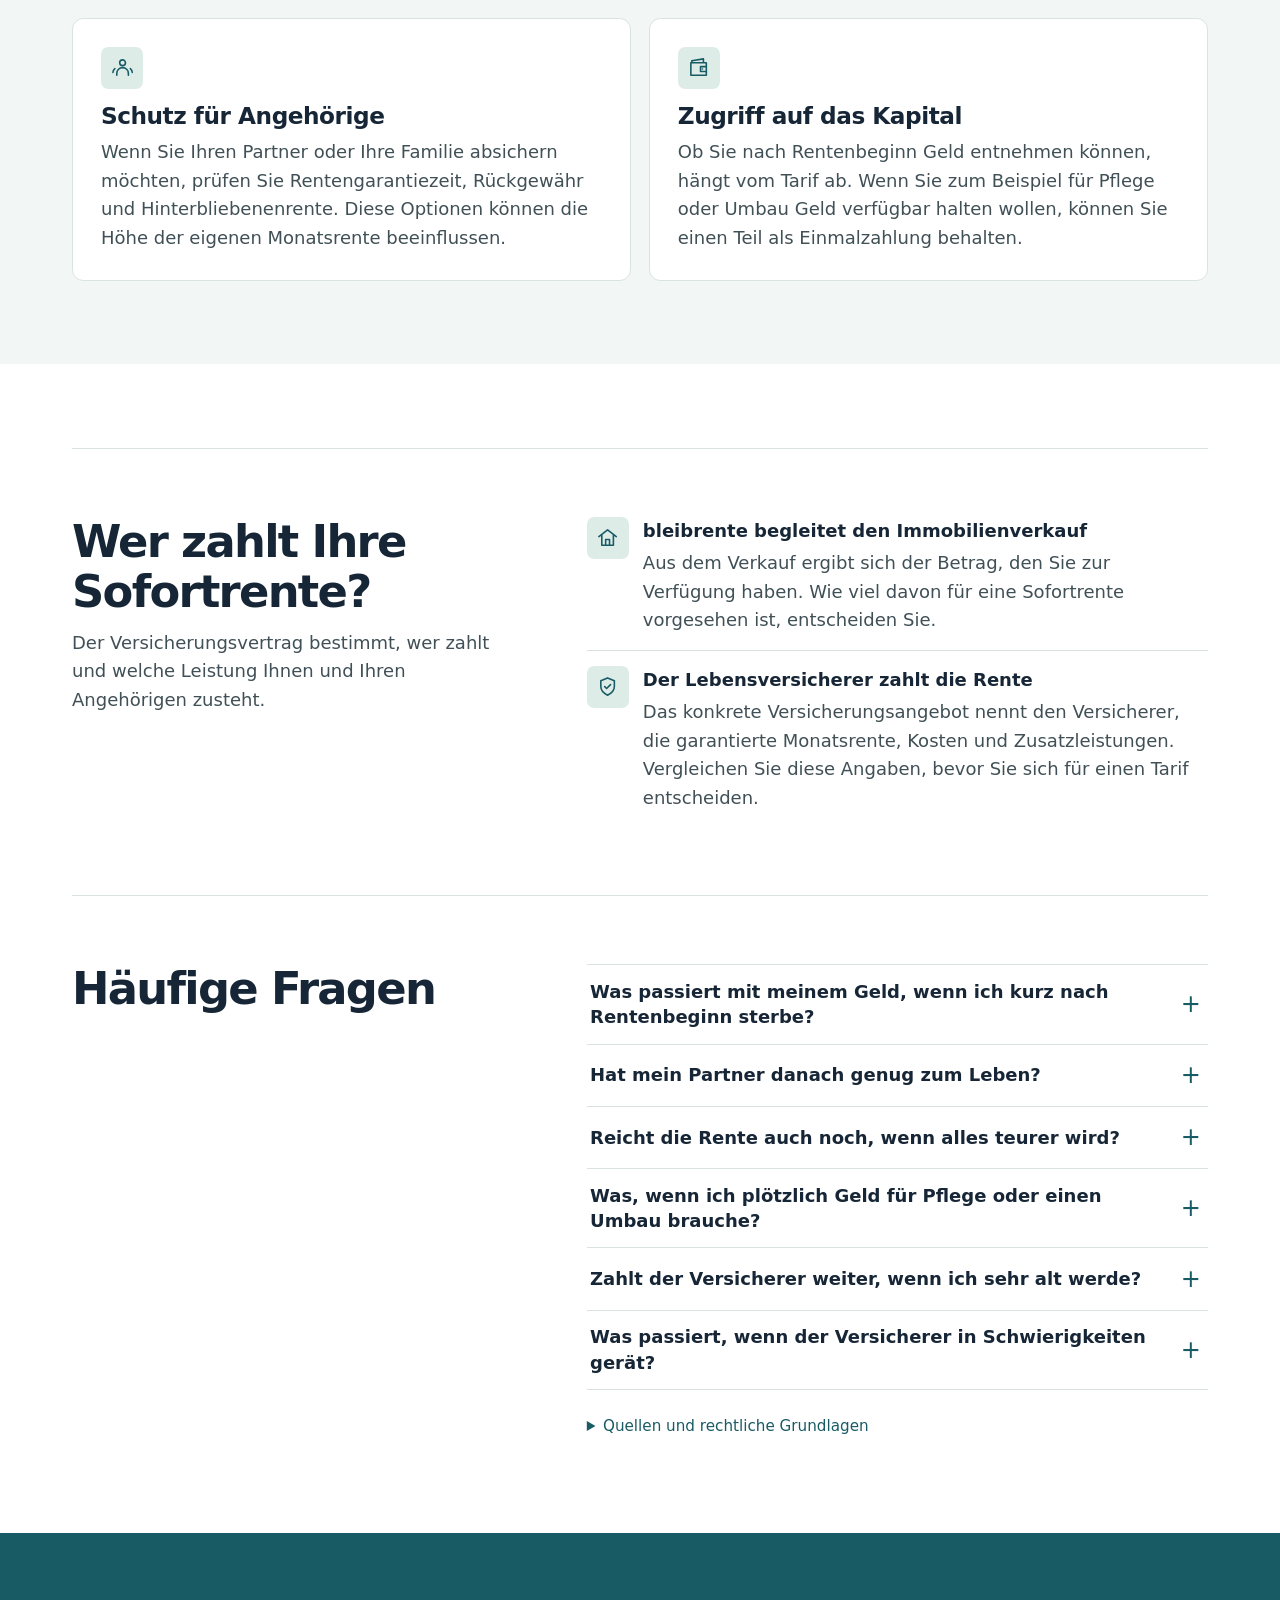
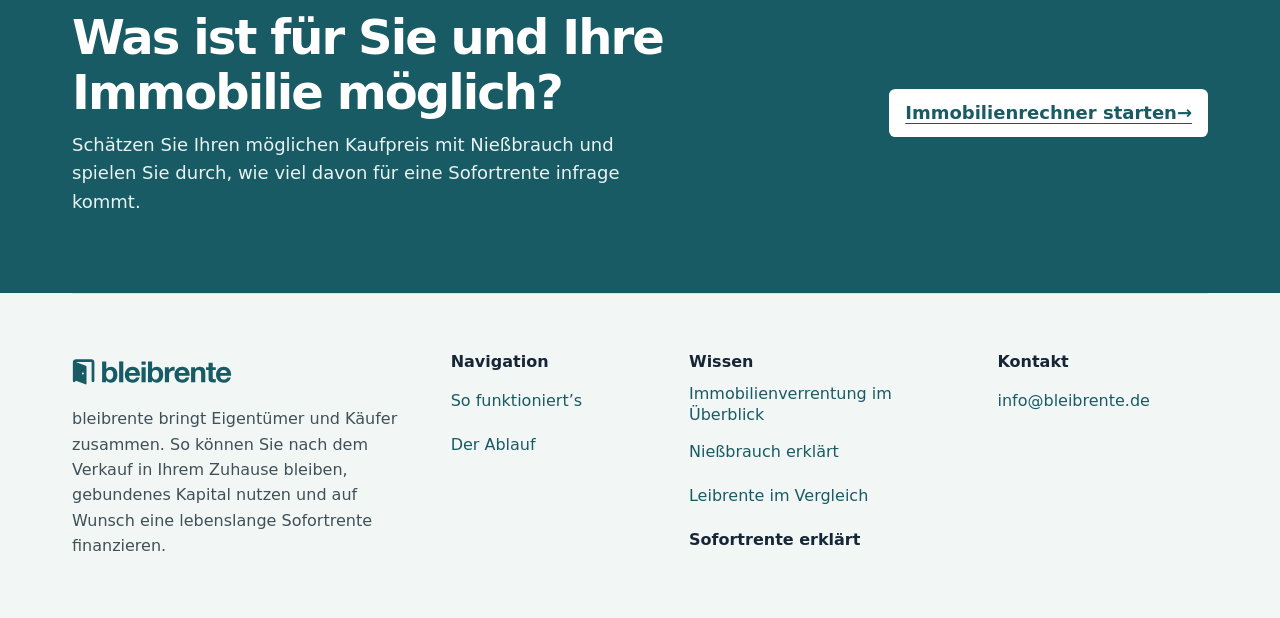
<file: sofortrente.html>
<!doctype html>
<html lang="de">
<head>
  <meta charset="utf-8">
  <meta name="viewport" content="width=device-width, initial-scale=1">
  <meta name="description" content="Was ist eine Sofortrente? So kann der Verkaufserlös eine lebenslange Monatsrente finanzieren. Mit Antworten zu Inflation, Garantie und Hinterbliebenenschutz.">
  <meta name="robots" content="noindex">
  <title>Sofortrente erklärt | bleibrente</title>
  <link rel="icon" type="image/svg+xml" href="bleibrente-tuer-symbol.svg">
  <link rel="stylesheet" href="bleibrente-site.css">
  <link rel="stylesheet" href="bleibrente-wissen.css">
</head>
<body>
  <header class="knowledge-header">
    <div class="site-shell">
      <a class="brand" href="index.html" aria-label="bleibrente, Startseite"><img src="bleibrente-logo-offene-tuer.svg" width="202" height="38" alt="bleibrente"></a>
      <a class="knowledge-nav" href="immobilienverrentung.html"><span aria-hidden="true">←</span> Wissensübersicht</a>
    </div>
  </header>
  <main>
    <section class="knowledge-hero" aria-labelledby="page-title">
      <div class="site-shell">
        <div class="hero-copy">
          <h1 id="page-title">Was ist eine <span>Sofortrente?</span></h1>
          <p>Sie zahlen einmalig einen Betrag an einen Lebensversicherer. Dafür erhalten Sie ab dem vereinbarten Rentenbeginn eine lebenslange Rente, wenn Sie diese Form der Auszahlung wählen.</p>
        </div>
                <div class="visual visual-content">
          <ol class="route">
            <li><span class="icon-box" aria-hidden="true"><svg viewBox="0 0 24 24" fill="none" stroke="currentColor" stroke-width="1.65" stroke-linecap="round" stroke-linejoin="round"><path d="M3 11l9-7 9 7M6 9v11h12V9m-8 11v-6h4v6"/></svg></span><div><strong>Immobilie verkaufen</strong><small>Der Käufer zahlt den vereinbarten Kaufpreis.</small></div></li>
            <li><span class="icon-box" aria-hidden="true"><svg viewBox="0 0 24 24" fill="none" stroke="currentColor" stroke-width="1.65" stroke-linecap="round" stroke-linejoin="round"><path d="M5 7V5l12-2v4M4 7h16v13H4zM20 11h-6v5h6m-4-2.5h.01"/></svg></span><div><strong>Einmalbeitrag wählen</strong><small>Sie entscheiden, wie viel vom Erlös in die Sofortrente fließt.</small></div></li>
            <li><span class="icon-box" aria-hidden="true"><svg viewBox="0 0 24 24" fill="none" stroke="currentColor" stroke-width="1.65" stroke-linecap="round" stroke-linejoin="round"><path d="M4 6h16v15H4zM8 4v4m8-4v4M4 10h16m-11 6 2 2 4-5"/></svg></span><div><strong>Monatlich Rente erhalten</strong><small>Der Lebensversicherer zahlt nach den vereinbarten Bedingungen.</small></div></li>
          </ol>
        </div>
      </div>
    </section>
    <section class="knowledge-block" id="geld-aufteilen" aria-labelledby="geld-aufteilen-titel">
      <div class="site-shell split">
        <div class="split-heading">
          <h2 id="geld-aufteilen-titel">Wie viel Geld soll verfügbar bleiben?</h2>
          <p>Bei bleibrente können Sie den Erlös auf einmal erhalten oder daraus eine Sofortrente finanzieren. Die beiden Wege lassen sich kombinieren.</p>
        </div>
        <div class="visual visual-content allocation-example">
          <p class="visual-heading">Beispiel für 200.000 € Verkaufserlös</p>
          <div class="split-bar" aria-hidden="true"><span></span><span></span></div>
          <dl class="visual-pairs">
            <div><dt>80.000 €</dt><dd>Als Einmalzahlung verfügbar</dd></div>
            <div><dt>120.000 €</dt><dd>Einmalbeitrag für die Sofortrente</dd></div>
          </dl>
          <p>Die Höhe der daraus entstehenden Rente richtet sich unter anderem nach Alter, Tarif und vereinbartem Hinterbliebenenschutz.</p>
        </div>

      </div>
    </section>
    <section class="knowledge-block tinted" id="rentenvertrag" aria-labelledby="rentenvertrag-titel">
      <div class="site-shell">
        <div class="section-intro">
          <h2 id="rentenvertrag-titel">Was sollten Sie im Tarif prüfen?</h2>
          <p>So finden Sie heraus, welche Zahlung Sie fest einplanen können und was bei Veränderungen in Ihrem Leben gilt.</p>
        </div>
        <div class="card-grid">
          <div class="knowledge-card">
            <span class="icon-box" aria-hidden="true"><svg viewBox="0 0 24 24" fill="none" stroke="currentColor" stroke-width="1.65" stroke-linecap="round" stroke-linejoin="round"><path d="M12 3l7 3v6c0 4-4 7.5-7 9-3-1.5-7-5-7-9V6zM9 12l2 2 4-4"/></svg></span>
            <h3>Garantierte Monatsrente</h3>
            <p>Schauen Sie im Angebot auf die vertraglich garantierte Rente sowie den vereinbarten Rentenbeginn. Angegebene Überschüsse können sich ändern.</p>
          </div>
          <div class="knowledge-card">
            <span class="icon-box" aria-hidden="true"><svg viewBox="0 0 24 24" fill="none" stroke="currentColor" stroke-width="1.65" stroke-linecap="round" stroke-linejoin="round"><path d="M4 4v16h16M7 16l4-5 3 2 6-7m-5 0h5v5"/></svg></span>
            <h3>Inflation und Rentensteigerung</h3>
            <p>Eine Sofortrente passt sich nicht automatisch jedes Jahr an die Inflation an. Manche Tarife sehen eine garantierte Steigerung vor, andere arbeiten mit Überschüssen. Fragen Sie, was garantiert ist und wie sich die Kaufkraft bei steigenden Preisen entwickeln könnte.</p>
          </div>
          <div class="knowledge-card">
            <span class="icon-box" aria-hidden="true"><svg viewBox="0 0 24 24" fill="none" stroke="currentColor" stroke-width="1.65" stroke-linecap="round" stroke-linejoin="round"><path d="M12 10a3 3 0 1 0 0-6 3 3 0 0 0 0 6ZM6 20v-2a6 6 0 0 1 12 0v2m2-7a5 5 0 0 1 2 4m-18-4a5 5 0 0 0-2 4"/></svg></span>
            <h3>Schutz für Angehörige</h3>
            <p>Wenn Sie Ihren Partner oder Ihre Familie absichern möchten, prüfen Sie Rentengarantiezeit, Rückgewähr und Hinterbliebenenrente. Diese Optionen können die Höhe der eigenen Monatsrente beeinflussen.</p>
          </div>
          <div class="knowledge-card">
            <span class="icon-box" aria-hidden="true"><svg viewBox="0 0 24 24" fill="none" stroke="currentColor" stroke-width="1.65" stroke-linecap="round" stroke-linejoin="round"><path d="M5 7V5l12-2v4M4 7h16v13H4zM20 11h-6v5h6m-4-2.5h.01"/></svg></span>
            <h3>Zugriff auf das Kapital</h3>
            <p>Ob Sie nach Rentenbeginn Geld entnehmen können, hängt vom Tarif ab. Wenn Sie zum Beispiel für Pflege oder Umbau Geld verfügbar halten wollen, können Sie einen Teil als Einmalzahlung behalten.</p>
          </div>
        </div>

      </div>
    </section>
    <section class="knowledge-block" id="versicherer" aria-labelledby="versicherer-titel">
      <div class="site-shell split">
        <div class="split-heading">
          <h2 id="versicherer-titel">Wer zahlt Ihre Sofortrente?</h2>
          <p>Der Versicherungsvertrag bestimmt, wer zahlt und welche Leistung Ihnen und Ihren Angehörigen zusteht.</p>
        </div>
        <dl class="fact-list">
          <div><dt><span class="icon-box" aria-hidden="true"><svg viewBox="0 0 24 24" fill="none" stroke="currentColor" stroke-width="1.65" stroke-linecap="round" stroke-linejoin="round"><path d="M3 11l9-7 9 7M6 9v11h12V9m-8 11v-6h4v6"/></svg></span>bleibrente begleitet den Immobilienverkauf</dt><dd>Aus dem Verkauf ergibt sich der Betrag, den Sie zur Verfügung haben. Wie viel davon für eine Sofortrente vorgesehen ist, entscheiden Sie.</dd></div>
          <div><dt><span class="icon-box" aria-hidden="true"><svg viewBox="0 0 24 24" fill="none" stroke="currentColor" stroke-width="1.65" stroke-linecap="round" stroke-linejoin="round"><path d="M12 3l7 3v6c0 4-4 7.5-7 9-3-1.5-7-5-7-9V6zM9 12l2 2 4-4"/></svg></span>Der Lebensversicherer zahlt die Rente</dt><dd>Das konkrete Versicherungsangebot nennt den Versicherer, die garantierte Monatsrente, Kosten und Zusatzleistungen. Vergleichen Sie diese Angaben, bevor Sie sich für einen Tarif entscheiden.</dd></div>
        </dl>

      </div>
    </section>
    <section class="knowledge-block" id="fragen-zur-sofortrente" aria-labelledby="fragen-zur-sofortrente-titel">
      <div class="site-shell split">
        <div class="split-heading">
          <h2 id="fragen-zur-sofortrente-titel">Häufige Fragen</h2>
        </div>
        <div class="faq-list">
          <details>
            <summary>Was passiert mit meinem Geld, wenn ich kurz nach Rentenbeginn sterbe?</summary>
            <p>Die lebenslange Rente endet grundsätzlich mit dem Tod der versicherten Person. Eine Rentengarantiezeit kann Zahlungen für den Rest der vereinbarten Frist vorsehen. Andere Tarife sehen eine Rückgewähr vor. Wer etwas erhält und wie viel, steht im Vertrag.</p>
          </details>
          <details>
            <summary>Hat mein Partner danach genug zum Leben?</summary>
            <p>Prüfen Sie, welchen monatlichen Betrag Ihr Haushalt nach dem Tod einer Person braucht. Wenn Ihr Partner weiter eine Zahlung erhalten soll, klären Sie, ob und in welcher Höhe eine Hinterbliebenenrente vereinbart werden kann und wie lange sie läuft.</p>
          </details>
          <details>
            <summary>Reicht die Rente auch noch, wenn alles teurer wird?</summary>
            <p>Bei einer gleichbleibenden Zahlung sinkt die Kaufkraft, wenn die Preise steigen. Eine vertraglich garantierte Rentensteigerung kann das abfedern. Sie deckt die tatsächliche Inflation nur ab, wenn die Anpassung entsprechend vereinbart wurde und ausreicht.</p>
          </details>
          <details>
            <summary>Was, wenn ich plötzlich Geld für Pflege oder einen Umbau brauche?</summary>
            <p>Prüfen Sie vor dem Abschluss, ob der Tarif eine Entnahme erlaubt, wie viel Sie im Bedarfsfall erhalten und ob dadurch die Rente sinkt. Bei absehbaren größeren Kosten kann ein Teil des Erlöses als Rücklage verfügbar bleiben.</p>
          </details>
          <details>
            <summary>Zahlt der Versicherer weiter, wenn ich sehr alt werde?</summary>
            <p>Ja, wenn eine lebenslange Rente vereinbart ist. Die vereinbarte Zahlung läuft für die Lebensdauer der versicherten Person weiter.</p>
          </details>
          <details>
            <summary>Was passiert, wenn der Versicherer in Schwierigkeiten gerät?</summary>
            <p>Bei einem Lebensversicherer, der dem gesetzlichen Sicherungsfonds angehört, kann die Aufsicht die Verträge auf den Fonds übertragen. Unter bestimmten gesetzlichen Voraussetzungen können garantierte Leistungen um bis zu fünf Prozent herabgesetzt werden.</p>
          </details>
        </div>
        <details class="references">
          <summary>Quellen und rechtliche Grundlagen</summary>
          <ul>
            <li><a href="https://www.gesetze-im-internet.de/vvg_2008/__153.html">§ 153 VVG zur Überschussbeteiligung</a></li>
            <li><a href="https://www.gesetze-im-internet.de/vag_2016/__222.html">§ 222 VAG zum gesetzlichen Sicherungsfonds</a></li>
            <li><a href="https://www.ruv.de/altersvorsorge/private-rentenversicherung/sofortrente">Tarifbeispiel für Sofortrente und Hinterbliebenenschutz</a></li>
          </ul>
        </details>
      </div>
    </section>
    <section class="contact-section" id="kontakt" aria-labelledby="contact-title">
      <div class="site-shell">
        <div>
          <h2 id="contact-title">Was ist für Sie und Ihre Immobilie möglich?</h2>
          <p>Schätzen Sie Ihren möglichen Kaufpreis mit Nießbrauch und spielen Sie durch, wie viel davon für eine Sofortrente infrage kommt.</p>
        </div>
        <a class="calculator-cta" href="immobilienrechner.html" data-open-rechner><span class="link-label">Immobilienrechner <span class="link-ending">starten<span aria-hidden="true">→</span></span></span></a>
      </div>
    </section>
  </main>
  <footer class="site-footer">
    <div class="site-shell">
      <div>
        <a class="brand" href="index.html" aria-label="bleibrente, Startseite"><img src="bleibrente-logo-offene-tuer.svg" width="202" height="38" alt="bleibrente"></a>
        <p class="footer-tagline">bleibrente bringt Eigentümer und Käufer zusammen. So können Sie nach dem Verkauf in Ihrem Zuhause bleiben, gebundenes Kapital nutzen und auf Wunsch eine lebenslange Sofortrente finanzieren.</p>
      </div>
      <nav class="footer-group" aria-labelledby="footer-navigation-title">
        <h2 id="footer-navigation-title">Navigation</h2>
        <a href="index.html#so-funktionierts">So funktioniert’s</a>
        <a href="index.html#ablauf">Der Ablauf</a>
      </nav>
      <nav class="footer-group" aria-labelledby="footer-knowledge-title">
        <h2 id="footer-knowledge-title">Wissen</h2>
        <a href="immobilienverrentung.html">Immobilienverrentung im Überblick</a>
        <a href="niessbrauch.html">Nießbrauch erklärt</a>
        <a href="leibrente-vergleich.html">Leibrente im Vergleich</a>
        <span aria-current="page">Sofortrente erklärt</span>
      </nav>
      <div class="footer-group">
        <h2>Kontakt</h2>
        <address><a href="mailto:info@bleibrente.de">info@bleibrente.de</a></address>
      </div>
    </div>
  </footer>
  <dialog class="calculator-dialog" id="rechner" aria-label="Immobilienrechner">
    <div class="calculator-dialog-header">
      <form method="dialog">
        <button class="calculator-dialog-close" type="submit" aria-label="Rechner schließen" autofocus>×</button>
      </form>
    </div>
    <iframe title="Immobilienrechner von bleibrente" data-src="immobilienrechner.html?fenster=1"></iframe>
  </dialog>
  <script src="rechner-fenster.js" defer></script>
</body>
</html>
</file>
<file: bleibrente-site.css>
:root {
  color-scheme: light;
  --ink: #172636;
  --body: #405056;
  --teal: #195b65;
  --paper: #f2f7f6;
  --line: #d9e3e2;
}

.site-shell {
  width: min(71rem, calc(100% - 3rem));
  margin-inline: auto;
}

.brand {
  display: inline-flex;
  align-items: center;
  width: fit-content;
  max-width: 100%;
  min-height: 44px;
  text-decoration: none;
}

.brand img {
  display: block;
  width: 10rem;
  max-width: 100%;
  height: auto;
}

.site-footer { background: var(--paper); }
.site-footer .site-shell {
  display: grid;
  grid-template-columns: minmax(0, 1.4fr) minmax(0, .8fr) minmax(0, 1.1fr) minmax(0, .9fr);
  align-items: start;
  gap: 1.6rem clamp(1.5rem, 4vw, 3.25rem);
  padding-block: clamp(2rem, 5vw, 3.5rem);
  border-top: 1px solid var(--line);
}

.footer-tagline {
  margin: .7rem 0 0;
  max-width: 32ch;
  color: var(--body);
  font-size: 1rem;
}

.footer-group { display: grid; justify-items: start; font-size: 1rem; }
.footer-group h2 { margin: 0 0 .35rem; font-size: 1rem; line-height: 1.45; letter-spacing: normal; }
.footer-group address { font-style: normal; }
.footer-group :is(a, [aria-current]) {
  display: flex;
  align-items: center;
  min-height: 44px;
  padding-block: .25rem;
  color: var(--teal);
  line-height: 1.35;
  text-decoration: none;
  text-underline-offset: .22em;
  overflow-wrap: anywhere;
}

.footer-group [aria-current] { font-weight: 650; color: var(--ink); }
.footer-group a:hover { text-decoration: underline; }
:is(.brand, .footer-group a, .calculator-cta):focus-visible { outline: 2px solid var(--teal); outline-offset: 4px; }

.link-label {
  text-decoration: underline;
  text-decoration-skip-ink: none;
  text-underline-offset: .22em;
}

.link-ending { white-space: nowrap; }

.contact-section {
  background: var(--teal);
  color: #fff;
  scroll-margin-top: var(--header-height, 1rem);
}
.contact-section .site-shell {
  display: grid;
  grid-template-columns: minmax(0, 1fr) auto;
  align-items: center;
  gap: 1.25rem 3rem;
  padding-block: clamp(2.75rem, 6vw, 5rem);
}

.contact-section h2 {
  margin: 0;
  max-width: 26ch;
  font-size: clamp(1.9rem, 4vw, 3rem);
  line-height: 1.15;
  letter-spacing: -.04em;
  text-wrap: balance;
}

.contact-section p { margin: .65rem 0 0; max-width: 52ch; color: #e8f3f2; }
.calculator-cta {
  display: inline-flex;
  justify-self: start;
  align-items: center;
  min-height: 48px;
  padding: .55rem 1rem;
  border-radius: .4rem;
  background: #fff;
  color: var(--teal);
  font-weight: 650;
  line-height: 1.35;
  text-decoration: none;
}

.calculator-cta:hover { background: #e7f1ef; }
.contact-section .calculator-cta:focus-visible { outline-color: #fff; }
html.embedded .site-footer { display: none; }

@media (max-width: 57rem) {
  .site-footer .site-shell { grid-template-columns: repeat(2, minmax(0, 1fr)); }
}

@media (max-width: 48rem) {
  :root {
    --mobile-section-space: clamp(4.25rem, 12vw, 5.5rem);
    --mobile-section-transition: clamp(2.75rem, 8vw, 3.75rem);
  }

  .contact-section .site-shell {
    grid-template-columns: minmax(0, 1fr);
    gap: 1.65rem;
    padding-block: var(--mobile-section-space);
  }

  .site-footer .site-shell { gap: 2rem 1.5rem; padding-block: 3rem; }
}

@media (max-width: 40rem) {
  .site-shell { width: calc(100% - 2rem); }
}

@media (max-width: 30rem) {
  .site-footer .site-shell { grid-template-columns: minmax(0, 1fr); }
}

body:has(.calculator-dialog[open]) { overflow: hidden; }
.calculator-dialog {
  width: min(42rem, calc(100% - 1.5rem));
  max-width: none;
  max-height: calc(100dvh - 1.5rem);
  margin: auto;
  padding: 0;
  border: 1px solid var(--line);
  border-radius: .85rem;
  overflow: hidden;
  background: #fff;
  color: var(--ink);
  box-shadow: 0 1.4rem 4rem #17263635;
}
.calculator-dialog::backdrop { background: #17263686; }
.calculator-dialog-header {
  display: flex;
  align-items: center;
  justify-content: flex-end;
  padding: .2rem .45rem 0;
  background: #fff;
}
.calculator-dialog-header form { margin: 0; }
.calculator-dialog-close {
  display: grid;
  place-items: center;
  width: 44px;
  height: 44px;
  padding: 0;
  border: 0;
  border-radius: .4rem;
  background: transparent;
  color: var(--ink);
  font: 1.55rem/1 system-ui, sans-serif;
  cursor: pointer;
}
.calculator-dialog-close:hover { background: #dcecea; }
.calculator-dialog-close:focus-visible { outline: 2px solid var(--teal); outline-offset: -3px; }
.calculator-dialog iframe {
  display: block;
  width: 100%;
  height: var(--rechner-height, 35rem);
  max-height: calc(100dvh - 4.75rem);
  border: 0;
  background: #fff;
}

@media (max-width: 40rem) {
  .calculator-dialog { width: calc(100% - 1rem); max-height: calc(100dvh - 1rem); }
  .calculator-dialog iframe { max-height: calc(100dvh - 4rem); }
}
</file>
<file: bleibrente-wissen.css>
* { box-sizing: border-box; }
body { margin: 0; color: var(--ink); background: #fff; font: 1.125rem/1.58 system-ui, sans-serif; }
h1, h2, h3, p, dl, figure { margin: 0; }
a { color: var(--teal); text-underline-offset: .2em; }
:focus-visible { outline: 2px solid var(--teal); outline-offset: 4px; }
h1, h2, h3 { overflow-wrap: anywhere; hyphens: auto; }
h1 { font-size: clamp(2.35rem, 4.7vw, 4.35rem); line-height: 1.03; letter-spacing: -.058em; text-wrap: balance; }
h1 span { display: block; color: var(--teal); }
h2 { font-size: clamp(1.825rem, 3.8vw, 2.8rem); line-height: 1.12; letter-spacing: -.038em; text-wrap: balance; }
h3 { font-size: clamp(1.2rem, 2vw, 1.45rem); line-height: 1.26; letter-spacing: -.02em; }
p, dd, li { color: var(--body); }
p + p { margin-top: .65rem; }
section[id] { scroll-margin-top: 1rem; }

.knowledge-header { background: #fff; }
.knowledge-header .site-shell {
  display: flex;
  align-items: center;
  justify-content: space-between;
  min-height: 4.5rem;
  gap: .5rem 1.25rem;
}

.knowledge-nav { display: inline-flex; gap: .45rem; align-items: center; min-height: 44px; font-size: 1rem; }
a.knowledge-nav { text-decoration: none; }
a.knowledge-nav:hover { text-decoration: underline; }
.knowledge-nav[aria-current] { color: var(--body); }

.knowledge-hero {
  background: var(--teal);
  color: #fff;
}

.knowledge-hero h1 span { color: #cbe5e1; }
.knowledge-hero .hero-copy p { color: #e8f3f2; }
.knowledge-hero .visual { color: var(--ink); }

.knowledge-hero .site-shell {
  display: grid;
  grid-template-columns: minmax(0, 1.07fr) minmax(0, 1fr);
  align-items: center;
  gap: clamp(1.75rem, 6vw, 5.5rem);
  padding-block: clamp(2.5rem, 6vw, 5.5rem);
}

.hero-copy p {
  margin-top: clamp(1rem, 2.8vw, 1.45rem);
  max-width: 45ch;
  font-size: clamp(1.075rem, 1.9vw, 1.24rem);
}

.overview-hero .site-shell { grid-template-columns: minmax(0, 1fr); min-height: clamp(19rem, 40svh, 28rem); }
.overview-hero h1 { font-size: clamp(1.85rem, 5vw, 4rem); }
.overview-hero .hero-copy p { max-width: 54ch; }

.visual {
  min-width: 0;
  background: #fff;
  overflow: hidden;
  border: 1px solid var(--line);
  border-radius: .85rem;
}
.visual-art { padding: .6rem clamp(.7rem, 3vw, 1.8rem) 0; background: #e8f1ee; }
.visual-art svg { width: 100%; max-height: 13.5rem; display: block; }
.visual-content { padding: clamp(1rem, 3vw, 1.8rem); }
.visual-heading { color: var(--ink); font-weight: 700; font-size: 1.1rem; }
.visual dd { margin: .18rem 0 0; }
.visual-pairs { display: grid; grid-template-columns: repeat(2, minmax(0, 1fr)); gap: .75rem 1.35rem; font-size: .98rem; }
.visual dt { font-weight: 700; color: var(--teal); }
.visual-pairs dt { overflow-wrap: anywhere; }
.visual fieldset { border: 0; padding: 0; margin: 0; min-width: 0; }
.visual legend { padding: 0; margin-bottom: .6rem; }
.visual-options { display: flex; flex-wrap: wrap; gap: .4rem; }
.visual-options label {
  position: relative;
  display: inline-flex;
  align-items: center;
  min-height: 44px;
  padding: .25rem .65rem;
  background: var(--paper);
  border: 1px solid var(--line);
  border-radius: .4rem;
  font-size: .95rem;
  font-weight: 650;
  cursor: pointer;
}
.visual-options input { position: absolute; width: 1px; height: 1px; opacity: 0; }
.visual-options label:has(:checked) { background: var(--teal); color: #fff; border-color: var(--teal); }
.visual-options label:has(:focus-visible) { outline: 2px solid var(--teal); outline-offset: 3px; }
.visual-switch .visual-pairs { margin-top: .95rem; }
.ownership-state { display: grid; }
.ownership-state .visual-pairs { grid-area: 1 / 1; visibility: hidden; }
.visual-switch:has(#vorher:checked) [data-state="before"],
.visual-switch:has(#nachher:checked) [data-state="after"] { visibility: visible; }
.visual-switch .owner-accent { opacity: 0; }
.visual-switch:has(#nachher:checked) .owner-accent { opacity: 1; }
@media (prefers-reduced-motion: no-preference) { .visual-switch .owner-accent { transition: opacity .25s ease; } }

.route { display: grid; gap: .65rem; align-items: center; margin: 0; padding: 0; list-style: none; }
.route li {
  display: grid;
  grid-template-columns: 2.65rem minmax(0, 1fr);
  gap: .8rem;
  align-items: center;
  padding: .72rem;
  border-radius: .48rem;
  background: var(--paper);
  line-height: 1.35;
}

.route li + li::before {
  content: "↓";
  display: grid;
  grid-column: 1 / -1;
  justify-items: start;
  margin: -1.38rem 0 -.4rem .75rem;
  color: var(--teal);
  font-weight: 700;
}
.route strong { display: block; color: var(--ink); }
.route small { font-size: .9rem; }
.icon-box { display: grid; place-items: center; width: 2.65rem; aspect-ratio: 1; border-radius: .45rem; background: #deece8; color: var(--teal); }
.icon-box svg { display: block; width: 1.45rem; height: 1.45rem; }
.payment-compare { display: grid; gap: .7rem; margin-top: .8rem; }
.payment-line { padding: .8rem 1rem; border-radius: .5rem; background: var(--paper); }
.payment-line + .payment-line { background: #e2efeb; }
.payment-label { color: var(--ink); font-weight: 700; }
.payment-line p:last-child { margin-top: .42rem; font-size: .94rem; }
.payment-path { display: flex; flex-wrap: wrap; align-items: center; gap: .3rem .65rem; margin-top: .4rem; font-size: .98rem; font-weight: 650; color: var(--teal); }
.payment-path span:not([aria-hidden]) { padding: .2rem .6rem; border-radius: .35rem; background: #fff; }
.split-bar { display: grid; grid-template-columns: 2fr 3fr; height: 1.8rem; margin: .8rem 0 .75rem; border-radius: .28rem; overflow: hidden; }
.split-bar span { background: #9bbfbc; }
.split-bar span + span { background: var(--teal); }
.allocation-example .visual-pairs dt { font-size: clamp(1.1rem, 3vw, 1.5rem); }
.allocation-example > p:last-child { margin-top: .7rem; font-size: .95rem; }

.knowledge-block { padding-block: clamp(2.8rem, 6.5vw, 5.5rem); }
.knowledge-block + .knowledge-block:not(.tinted):not(.dark) .site-shell { border-top: 1px solid var(--line); padding-top: clamp(2.5rem, 6vw, 4.25rem); }
.knowledge-block + .knowledge-block:not(.tinted):not(.dark) { padding-top: 0; }
.knowledge-block.tinted { background: var(--paper); }
.knowledge-block.dark { background: var(--ink); color: #fff; }
.knowledge-block.dark p { color: #dce9e8; }
.knowledge-block.tinted + .knowledge-block:not(.tinted),
.knowledge-block.dark + .knowledge-block:not(.dark) { padding-top: clamp(2.8rem, 6.5vw, 5.5rem); }
.knowledge-block.tinted + .knowledge-block .site-shell,
.knowledge-block.dark + .knowledge-block .site-shell { border-top: 0; padding-top: 0; }

.section-intro { max-width: 52rem; }
.section-intro > p, .split-heading > p { margin-top: .75rem; max-width: 59ch; }
.card-grid { display: grid; grid-template-columns: repeat(2, minmax(0, 1fr)); gap: clamp(.7rem, 2vw, 1.1rem); margin-top: clamp(1.4rem, 3.2vw, 2.5rem); }
.card-grid.three { grid-template-columns: repeat(3, minmax(0, 1fr)); }
.knowledge-card {
  min-width: 0;
  display: flex;
  flex-direction: column;
  align-items: flex-start;
  padding: clamp(1.1rem, 3vw, 1.75rem);
  border: 1px solid var(--line);
  border-radius: .7rem;
  background: #fff;
}

.knowledge-card h3 { margin-top: .75rem; }
.knowledge-card p { margin-top: .5rem; }
.card-facts { display: grid; gap: .48rem; width: 100%; padding-top: 1rem; margin-top: auto; font-size: 1rem; }
.card-facts > div { display: grid; grid-template-columns: 6.8rem minmax(0, 1fr); gap: .4rem; border-top: 1px solid var(--line); padding-top: .48rem; }
.card-facts dt { color: var(--ink); font-weight: 650; }
.card-facts dd { margin: 0; }
.card-link { display: inline-flex; align-items: center; min-height: 44px; margin-top: .35rem; font-size: 1rem; font-weight: 650; }

.split { display: grid; grid-template-columns: minmax(0, .82fr) minmax(0, 1.18fr); gap: clamp(1.25rem, 6.5vw, 5.5rem); align-items: start; }
.fact-list { display: grid; gap: .95rem; }
.fact-list > div { position: relative; min-height: 2.65rem; padding-left: 3.5rem; }
.fact-list > div + div { border-top: 1px solid var(--line); padding-top: .95rem; }
.fact-list dd { margin: .26rem 0 0; }
.fact-list dt { color: var(--ink); font-weight: 700; }
.fact-list .icon-box { position: absolute; top: 0; left: 0; }
.fact-list > div + div .icon-box { top: .95rem; }
.split > * { min-width: 0; }
.example {
  display: grid;
  gap: .46rem;
  background: #fff;
  color: var(--ink);
  border-radius: .7rem;
  padding: clamp(1.1rem, 4vw, 2rem);
}
.example dl { display: grid; gap: .46rem; }
.example dl > div { display: flex; justify-content: space-between; align-items: baseline; gap: .4rem .9rem; }
.example dt { color: var(--body); }
.example dd { margin: 0; color: var(--ink); font-variant-numeric: tabular-nums; white-space: nowrap; }
.example .result { padding-top: .65rem; margin-top: .3rem; border-top: 1px solid var(--line); }
.example .result :is(dt, dd) { font-weight: 750; color: var(--teal); }
.example .example-note { margin-top: .35rem; display: block; }
.knowledge-block.dark .example p { color: var(--body); }
.example p { font-size: .95rem; }

.comparison { margin-top: 1.7rem; display: grid; gap: .65rem; }
.comparison-row { display: grid; grid-template-columns: minmax(0, .8fr) repeat(2, minmax(0, 1fr)); border: 1px solid var(--line); border-radius: .55rem; background: #fff; overflow: hidden; }
.comparison-row > * { padding: .8rem clamp(.65rem, 2.3vw, 1.3rem); margin: 0; }
.comparison-row > :nth-child(2) { background: var(--paper); }
.comparison-row dt { color: var(--ink); font-size: 1.05rem; }
.comparison-row dd { font-size: 1rem; }
.comparison-row dd b { font-size: .95rem; display: block; color: var(--teal); margin-bottom: .18rem; }

.faq-list { min-width: 0; border-top: 1px solid var(--line); }
.faq-list details { border-bottom: 1px solid var(--line); }
.faq-list summary {
  display: grid;
  grid-template-columns: minmax(0, 1fr) 1.5rem;
  align-items: center;
  gap: .65rem;
  padding: .85rem .2rem;
  min-height: 48px;
  font-weight: 680;
  line-height: 1.42;
  list-style: none;
  cursor: pointer;
}
.faq-list summary::-webkit-details-marker { display: none; }
.faq-list summary::after { content: "+"; color: var(--teal); font-size: 1.5rem; font-weight: 450; }
.faq-list details[open] summary::after { content: "−"; }
.faq-list summary:hover, .faq-list details[open] summary { color: var(--teal); }
.faq-list details p { padding: 0 1.8rem .95rem .2rem; max-width: 60ch; }
.references { padding-top: 1.4rem; margin-top: 1.4rem; border-top: 1px solid var(--line); font-size: .95rem; color: var(--body); }
.references summary { width: fit-content; cursor: pointer; color: var(--teal); min-height: 44px; padding: .5rem 0; }
.references ul { margin: .25rem 0 0; padding-inline-start: 1.2rem; }
.references li + li { margin-top: .35rem; }
.split:has(.faq-list) { row-gap: 1rem; }
.split .references { grid-column: 2; margin: 0; padding: 0; border: 0; }

@media (max-width: 53rem) {
  .split, .knowledge-hero .site-shell { grid-template-columns: minmax(0, 1fr); }
  .split .references { grid-column: 1; }
  .card-grid.three { grid-template-columns: minmax(0, 1fr); }
}

@media (max-width: 48rem) {
  .knowledge-hero .site-shell { padding-block: var(--mobile-section-transition) var(--mobile-section-space); }
  .knowledge-block { padding-block: var(--mobile-section-space); }
  .knowledge-block + .knowledge-block:not(.tinted):not(.dark) .site-shell { padding-top: var(--mobile-section-transition); }
  .knowledge-block:is(.tinted, .dark) + .knowledge-block:not(.tinted):not(.dark) { padding-top: var(--mobile-section-space); }
  .knowledge-block:is(.tinted, .dark) + .knowledge-block:not(.tinted):not(.dark) .site-shell { padding-top: 0; border-top: 0; }

  .knowledge-block .split { row-gap: 1.85rem; }
  .card-grid, .comparison { margin-top: 1.85rem; }
  .card-grid { gap: 1rem; }
}

@media (max-width: 40rem) {
  .knowledge-header .site-shell { min-height: 3.75rem; }
  .card-grid { grid-template-columns: minmax(0, 1fr); }
  .comparison-row { grid-template-columns: repeat(2, minmax(0, 1fr)); }
  .comparison-row dt { grid-column: 1 / -1; border-bottom: 1px solid var(--line); }
  .comparison-row dd { hyphens: auto; overflow-wrap: anywhere; }
}

@media (max-width: 23rem) {
  .knowledge-header .site-shell { column-gap: .6rem; }
  .knowledge-nav { gap: .3rem; font-size: .9375rem; }
  .example dl > div { flex-wrap: wrap; }
  .visual-pairs { gap: .55rem; }
}
</file>
